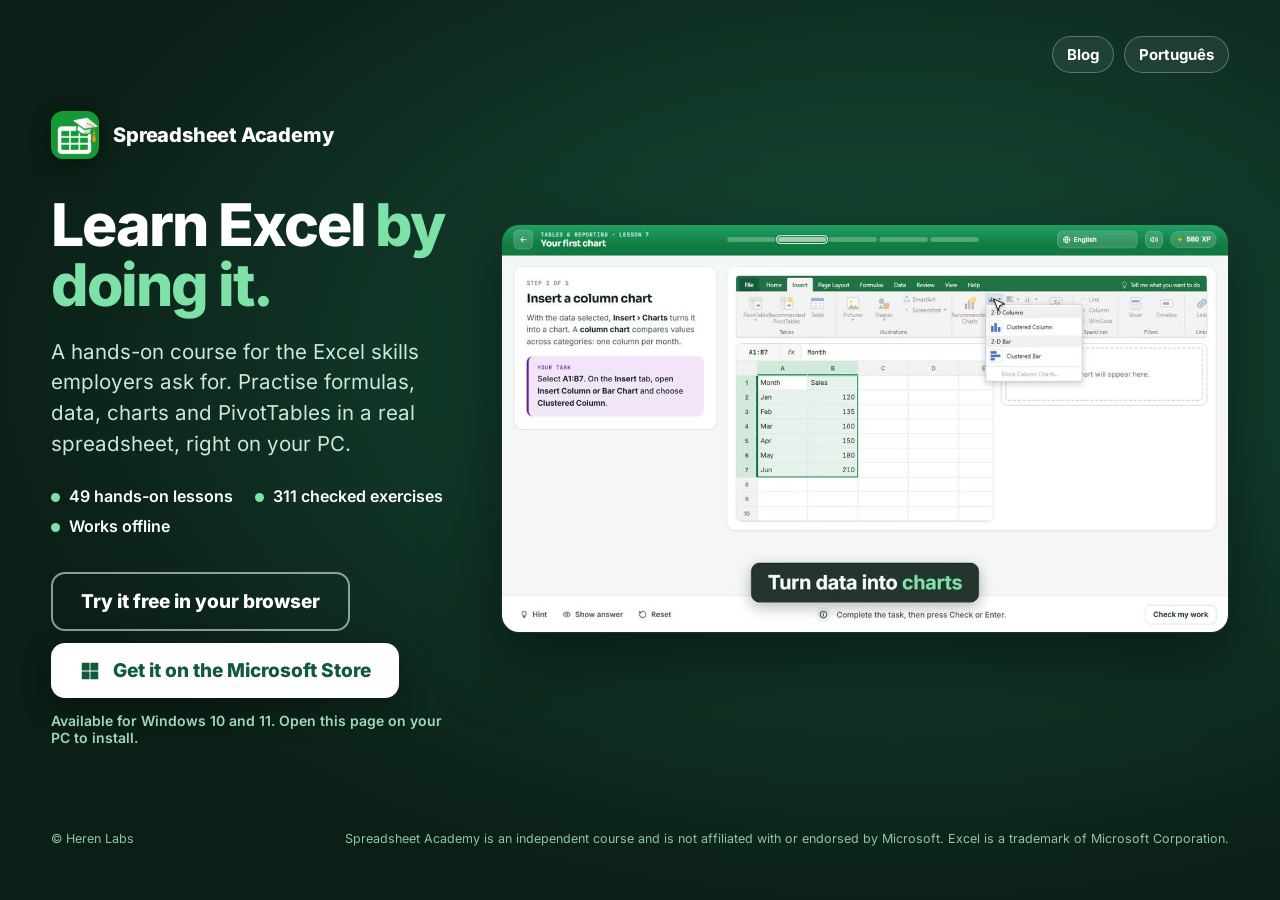
<file: index.html>
<!doctype html>
<html lang="en">
<head>
<meta charset="utf-8">
<script>(function(){try{var s=localStorage.getItem("sa-lang");var l=(navigator.languages&&navigator.languages[0])||navigator.language||"";if(!s&&/^pt/i.test(l)&&location.search.indexOf("nolang")<0)location.replace("pt/"+location.search+location.hash);}catch(e){}})();</script>
<!-- Google tag (GA4) -->
<script async src="https://www.googletagmanager.com/gtag/js?id=G-K9YZ1BSCE1"></script>
<script>
window.dataLayer = window.dataLayer || [];
function gtag(){dataLayer.push(arguments);}
gtag('js', new Date());
gtag('config', 'G-K9YZ1BSCE1');
</script>
<meta name="viewport" content="width=device-width, initial-scale=1">
<title>Spreadsheet Academy · Learn Excel by doing it</title>
<meta name="description" content="A hands-on Excel course for Windows: formulas, data, charts and PivotTables, practised in a real spreadsheet. 49 lessons, 311 checked exercises, works offline.">
<meta property="og:title" content="Spreadsheet Academy · Learn Excel by doing it">
<meta property="og:description" content="Hands-on Excel skills for work: formulas, data, charts and PivotTables. Get it on the Microsoft Store.">
<meta property="og:type" content="website">
<meta property="og:image" content="https://learnexcel.online/assets/poster.jpg">
<meta property="og:url" content="https://learnexcel.online/">
<meta name="twitter:card" content="summary_large_image">
<link rel="alternate" hreflang="en" href="https://learnexcel.online/">
<link rel="alternate" hreflang="pt-BR" href="https://learnexcel.online/pt/">
<link rel="alternate" hreflang="x-default" href="https://learnexcel.online/">
<link rel="canonical" href="https://learnexcel.online/">
<meta name="theme-color" content="#0f5a3a">
<link rel="icon" href="assets/logo.png">
<style>
@font-face { font-family: Inter; src: url(assets/Inter-latin-1.woff2) format('woff2'); font-weight: 100 900; font-display: swap; }
:root {
  --ink: #0e1f17; --muted: #cfe7da; --brand: #217346; --brand-d: #0f5a3a; --accent: #7ee2a8;
  --bg1: #17513a; --bg2: #0b1f16;
}
* { box-sizing: border-box; }
html, body { height: 100%; margin: 0; }
body { font-family: Inter, 'Segoe UI', system-ui, sans-serif; color: #fff; background: radial-gradient(ellipse at 70% 40%, var(--bg1), var(--bg2) 72%); -webkit-font-smoothing: antialiased; }
.screen { min-height: 100vh; min-height: 100dvh; display: grid; grid-template-rows: 1fr auto; padding: clamp(20px, 4vw, 56px); gap: 24px; }
.hero { display: grid; grid-template-columns: minmax(0, .82fr) minmax(0, 1.5fr); gap: clamp(24px, 4vw, 56px); align-items: center; max-width: 1560px; width: 100%; margin: 0 auto; }
.lang { display: flex; gap: 10px; position: absolute; top: clamp(18px, 3vw, 36px); right: clamp(20px, 4vw, 56px); font-size: 15px; font-weight: 700; z-index: 2; }
.lang a { color: #fff; text-decoration: none; padding: 8px 14px; border: 1px solid rgba(255,255,255,.28); border-radius: 999px; background: rgba(255,255,255,.07); }
.lang a:hover, .lang a:focus-visible { background: rgba(255,255,255,.16); outline: 2px solid var(--accent); }
.brand { display: flex; align-items: center; gap: 14px; font-weight: 800; font-size: 20px; letter-spacing: -.01em; margin-bottom: clamp(20px, 4vh, 44px); }
.brand img { width: 48px; height: 48px; border-radius: 12px; box-shadow: 0 6px 20px rgba(0, 0, 0, .35); }
h1 { margin: 0; font-size: clamp(36px, 4.6vw, 66px); line-height: 1.02; letter-spacing: -.035em; font-weight: 800; }
h1 em { font-style: normal; color: var(--accent); }
.lead { margin: clamp(16px, 2.4vh, 26px) 0 0; font-size: clamp(17px, 1.6vw, 21px); line-height: 1.5; color: var(--muted); max-width: 34em; }
.facts { display: flex; flex-wrap: wrap; gap: 10px 22px; margin: clamp(18px, 3vh, 30px) 0 0; padding: 0; list-style: none; font-weight: 600; font-size: 16px; }
.facts li::before { content: ''; display: inline-block; width: 9px; height: 9px; border-radius: 50%; background: var(--accent); margin-right: 9px; }
.cta { display: inline-flex; align-items: center; gap: 12px; margin-top: clamp(24px, 4vh, 40px); background: #fff; color: var(--brand-d); font-weight: 800; font-size: 19px; padding: 16px 28px; border-radius: 14px; text-decoration: none; box-shadow: 0 10px 30px rgba(0, 0, 0, .3); transition: transform .15s, box-shadow .15s; }
.cta:hover, .cta:focus-visible { transform: translateY(-2px); box-shadow: 0 14px 36px rgba(0, 0, 0, .38); outline: 3px solid var(--accent); outline-offset: 3px; }
.cta svg { width: 22px; height: 22px; }
.ctas { display: flex; flex-direction: column; align-items: flex-start; gap: 0; }
.cta-try { background: transparent; color: #fff; border: 2px solid rgba(255,255,255,.55); box-shadow: none; margin-bottom: 0; }
.cta-try:hover, .cta-try:focus-visible { background: rgba(255,255,255,.12); box-shadow: none; }
.ctas .cta + .cta { margin-top: 12px; }
.sub { margin: 14px 0 0; font-size: 14px; color: #9fd9b9; font-weight: 600; }
.media { position: relative; border-radius: 18px; overflow: hidden; box-shadow: 0 24px 70px rgba(0, 0, 0, .5); aspect-ratio: 16 / 9; background: #0b1f16; border: 1px solid rgba(255, 255, 255, .08); }
.media video { width: 100%; height: 100%; object-fit: cover; display: block; }
footer { max-width: 1560px; width: 100%; margin: 0 auto; font-size: 12.5px; color: #8fc4a8; line-height: 1.5; display: flex; flex-wrap: wrap; gap: 6px 24px; justify-content: space-between; }
footer a { color: inherit; }
@media (max-width: 860px) {
  .hero { padding-top: 52px; }
  .hero { grid-template-columns: 1fr; }
  .media { order: -1; }
  .brand { margin-bottom: 18px; }
  .cta { width: 100%; justify-content: center; }
}
@media (prefers-reduced-motion: reduce) { .cta { transition: none; } }
</style>
<script type="application/ld+json">{"@context":"https://schema.org","@type":"SoftwareApplication","name":"Spreadsheet Academy","applicationCategory":"EducationalApplication","operatingSystem":"Windows 10, Windows 11","description":"A hands-on course for Excel skills: formulas, data, charts and PivotTables, practised in a real spreadsheet. Works offline.","url":"https://learnexcel.online/","image":"https://learnexcel.online/assets/poster.jpg","publisher":{"@type":"Organization","name":"Heren Labs"}}</script>
</head>
<body>
<main class="screen">
  <div class="lang"><a href="blog/">Blog</a><a href="pt/" hreflang="pt-BR" lang="pt-BR" onclick="try{localStorage.setItem('sa-lang','pt')}catch(e){}">Português</a></div>
  <section class="hero">
    <div>
      <div class="brand"><img src="assets/logo.png" alt="" width="48" height="48"><span>Spreadsheet Academy</span></div>
      <h1>Learn Excel <em>by doing it.</em></h1>
      <p class="lead">A hands-on course for the Excel skills employers ask for. Practise formulas, data, charts and PivotTables in a real spreadsheet, right on your PC.</p>
      <ul class="facts"><li>49 hands-on lessons</li><li>311 checked exercises</li><li>Works offline</li></ul>
      <div class="ctas">
      <a class="cta cta-try" href="app/" onclick="try{localStorage.setItem('sa.lang.v1','en')}catch(e){}">Try it free in your browser</a>
      <a class="cta" id="store" href="#" rel="noopener">
        <svg viewBox="0 0 24 24" fill="currentColor" aria-hidden="true"><path d="M3 3h8.5v8.5H3zM12.5 3H21v8.5h-8.5zM3 12.5h8.5V21H3zM12.5 12.5H21V21h-8.5z"/></svg>
        <span>Get it on the Microsoft Store</span>
      </a>
      </div>
      <p class="sub" id="sub">For Windows 10 and 11</p>
    </div>
    <div class="media">
      <video autoplay muted loop playsinline preload="auto" poster="assets/poster.jpg" aria-label="A short tour of Spreadsheet Academy">
        <source src="assets/promo.mp4" type="video/mp4">
      </video>
    </div>
  </section>
  <footer>
    <span>&copy; Heren Labs</span>
    <span>Spreadsheet Academy is an independent course and is not affiliated with or endorsed by Microsoft. Excel is a trademark of Microsoft Corporation.</span>
  </footer>
</main>
<script>
/* Package Family Name of the app (identity in the MSIX manifest). On Windows it opens the Store listing without needing the Store ID.
   Verify it against Partner Center > Product identity > Package family name. */
var PFN = 'HerenLabs.SpreadsheetAcademyLearnXLSXSkills_4rr9weehh6kfm';
/* The 12-character Store ID of the app (for example 9NABCDEF1234) is only needed for the web link used on non-Windows devices. */
var STORE_ID = '__STORE_ID__';
var link = document.getElementById('store'), sub = document.getElementById('sub');
/* count clicks on the Store button in Google Analytics */
link.addEventListener('click', function () { if (window.gtag) gtag('event', 'store_click', { transport_type: 'beacon' }); });
var hasId = /^9[A-Z0-9]{11}$/i.test(STORE_ID), isWin = /Windows NT 1[01]/.test(navigator.userAgent);
var web = 'https://apps.microsoft.com/detail/' + STORE_ID + '?hl=en-us&gl=US&cid=website';
var store = 'ms-windows-store://pdp/?PFN=' + PFN;
if (isWin) { link.href = store; }
else if (hasId) { link.href = web; sub.textContent = 'Available for Windows 10 and 11. Open the link on your PC to install.'; }
else { link.href = '#'; sub.textContent = 'Available for Windows 10 and 11. Open this page on your PC to install.'; link.addEventListener('click', function (e) { e.preventDefault(); }); }
</script>
</body>
</html>
</file>
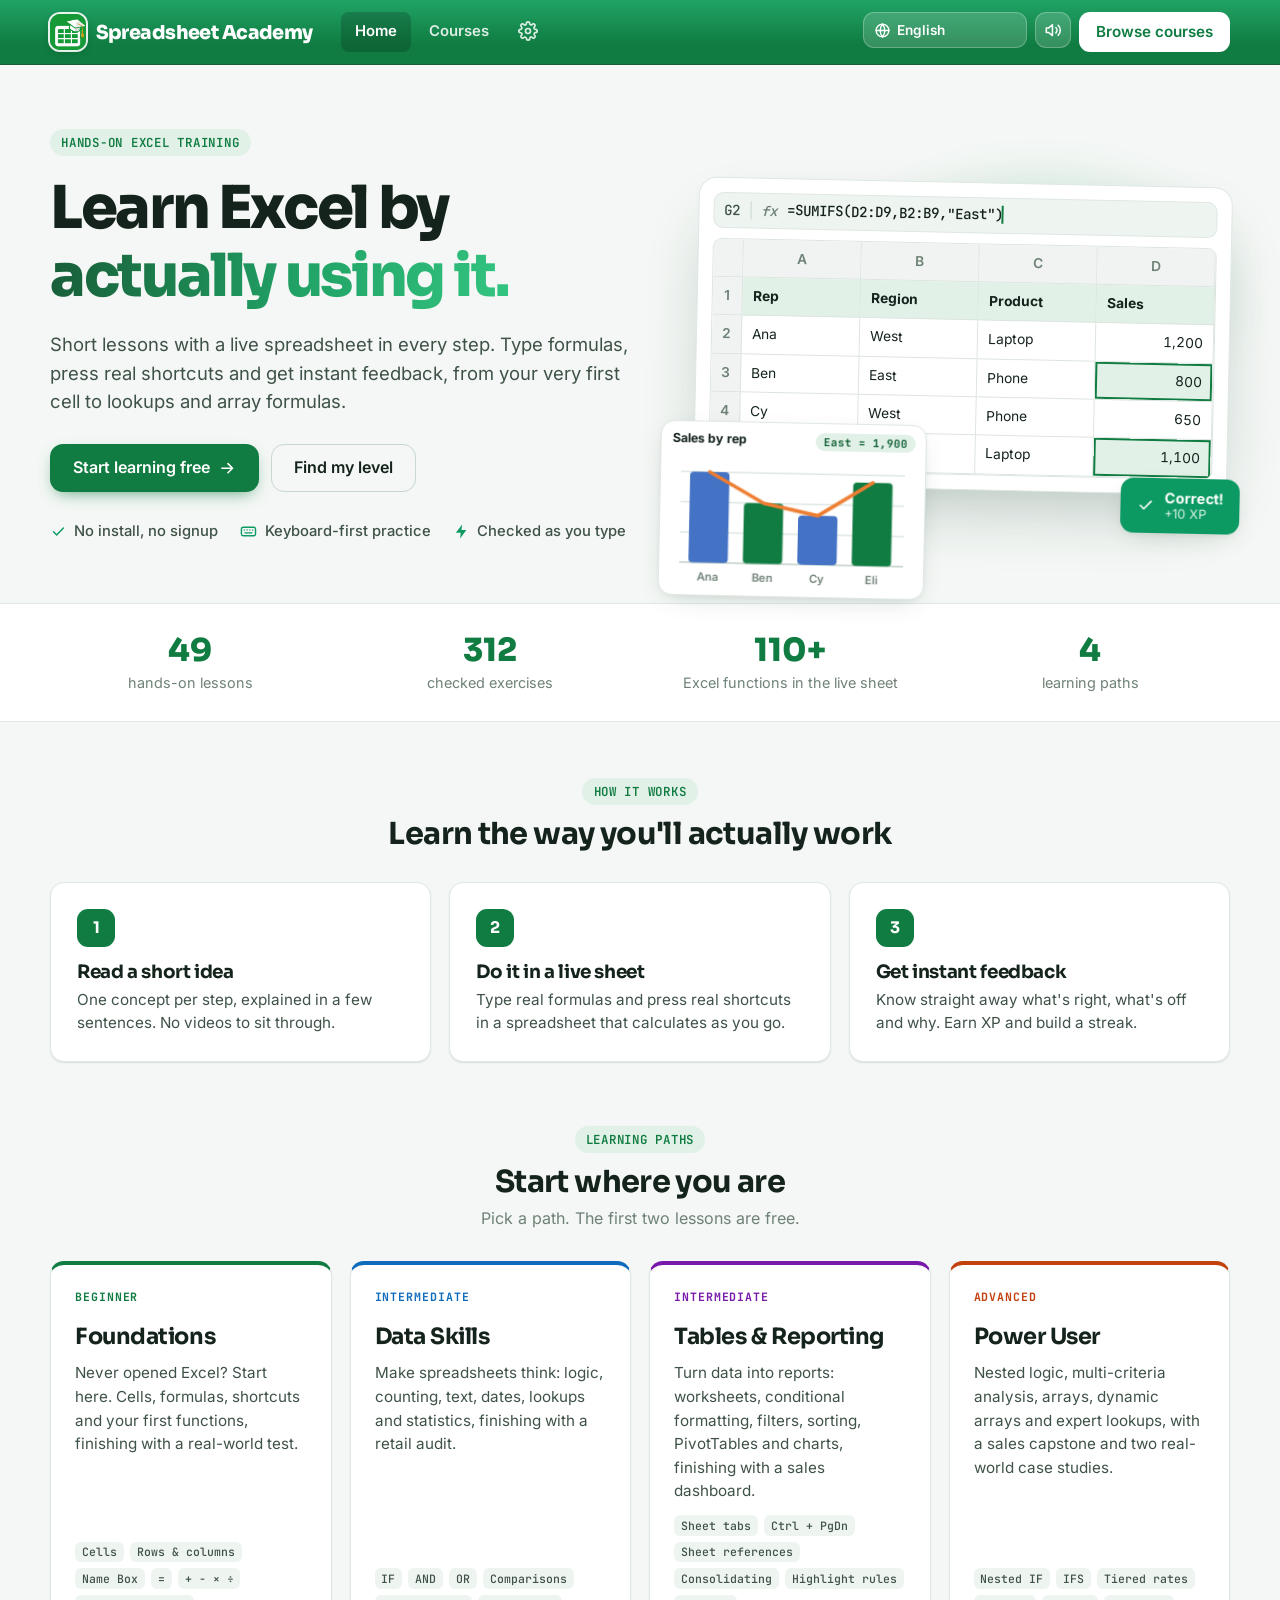
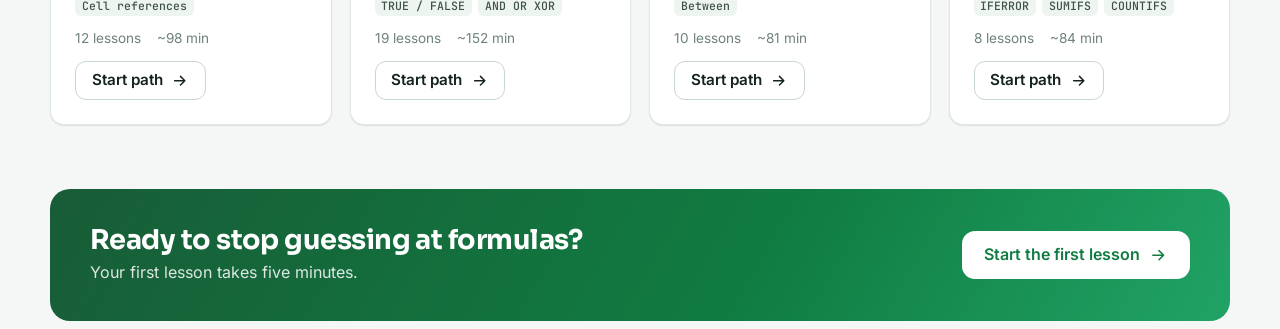
<file: app/index.html>
<!doctype html>
<html lang="en">
<head>
  <meta charset="utf-8">
  <meta name="viewport" content="width=device-width, initial-scale=1">
  <title>Try Excel lessons free in your browser · Spreadsheet Academy</title>
  <meta name="description" content="Hands-on Excel lessons with a live spreadsheet in every step. From your first cell to lookups and array formulas.">
  <meta name="color-scheme" content="light">
  <script>try{if(localStorage.getItem('sa.theme.v1')==='dark')document.documentElement.setAttribute('data-theme','dark')}catch(e){}</script>
  <link rel="icon" type="image/png" href="assets/logo-128.png">
  <link rel="stylesheet" href="css/fonts.css">
  <link rel="stylesheet" href="css/styles.css">
</head>
<body>
  <div id="app"></div>
  <noscript><p style="padding:40px;font:16px system-ui">Spreadsheet Academy needs JavaScript to run the interactive spreadsheet lessons.</p></noscript>
  <script>window.__WEB__ = true;</script>
  <script async src="https://www.googletagmanager.com/gtag/js?id=G-K9YZ1BSCE1"></script>
  <script>window.dataLayer = window.dataLayer || []; function gtag() { dataLayer.push(arguments); } gtag('js', new Date()); gtag('config', 'G-K9YZ1BSCE1');
    addEventListener('hashchange', function () { var m = /^#\/lesson\/([\w-]+)(?:\/(\d+))?/.exec(location.hash); if (m) gtag('event', 'demo_lesson', { lesson: m[1], step: m[2] || '1' }); });</script>
  <script src="js/sound.js"></script>
  <script src="js/i18n.js"></script>
  <script src="js/engine.js"></script>
  <script src="js/grid.js"></script>
  <script src="js/tools.js"></script>
  <script src="js/charts.js"></script>
  <script src="js/ribbon.js"></script>
  <script src="js/lessons.js"></script>
  <script src="js/catalog-web.js"></script>
  <script src="js/l10n-pt-web.js"></script>
  <script src="js/l10n-es-web.js"></script>
  <script src="js/l10n-ribbon.js"></script>
  <script src="js/l10n-fn.js"></script>
  <script src="js/l10n-glossary.js"></script>
  <script src="js/l10n-skip.js"></script>
  <script src="js/entitlement.js"></script>
  <script src="js/app.js"></script>
  <script src="js/app.js"></script>
</body>
</html>
</file>
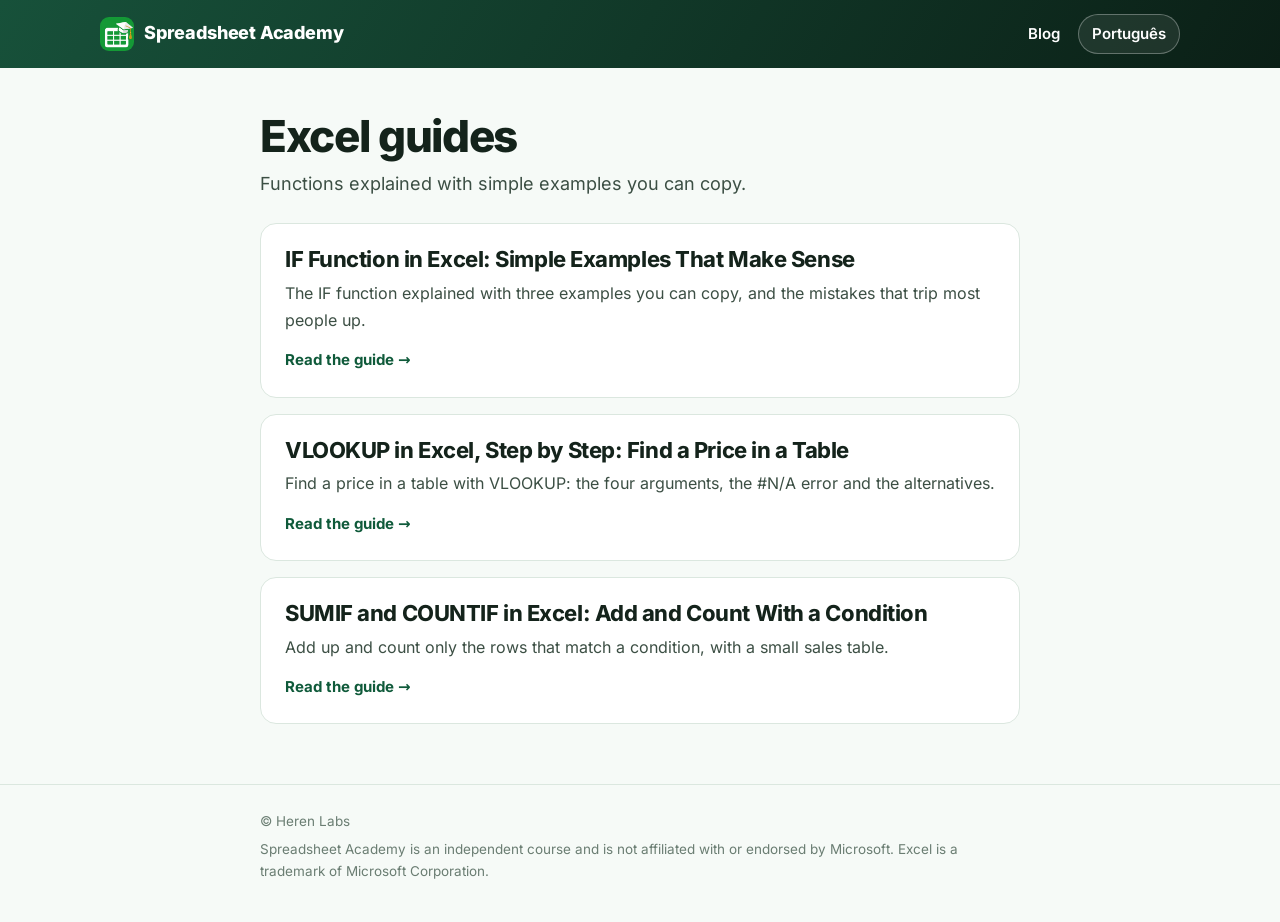
<file: blog/index.html>
<!doctype html>
<html lang="en">
<head>
<meta charset="utf-8">
<meta name="viewport" content="width=device-width, initial-scale=1">
<script async src="https://www.googletagmanager.com/gtag/js?id=G-K9YZ1BSCE1"></script>
<script>window.dataLayer=window.dataLayer||[];function gtag(){dataLayer.push(arguments);}gtag('js',new Date());gtag('config','G-K9YZ1BSCE1');</script>
<title>Excel Blog · Spreadsheet Academy</title>
<meta name="description" content="Practical Excel guides: functions explained with simple examples you can copy. By Spreadsheet Academy.">
<link rel="canonical" href="https://learnexcel.online/blog/">
<link rel="alternate" hreflang="en" href="https://learnexcel.online/blog/">
<link rel="alternate" hreflang="pt-BR" href="https://learnexcel.online/pt/blog/">
<link rel="alternate" hreflang="x-default" href="https://learnexcel.online/blog/">
<meta property="og:title" content="Excel Blog · Spreadsheet Academy">
<meta property="og:description" content="Practical Excel guides: functions explained with simple examples you can copy. By Spreadsheet Academy.">
<meta property="og:type" content="website">
<meta property="og:url" content="https://learnexcel.online/blog/">
<meta property="og:locale" content="en_US">
<meta property="og:image" content="https://learnexcel.online/assets/poster.jpg">
<meta name="twitter:card" content="summary_large_image">
<meta name="theme-color" content="#0f5a3a">
<link rel="icon" href="/assets/logo.png">
<link rel="stylesheet" href="/assets/blog.css">

</head>
<body>
<header class="bar"><div class="wrap bar-in">
  <a class="brand" href="/"><img src="/assets/logo.png" alt="" width="34" height="34"><span>Spreadsheet Academy</span></a>
  <nav><a href="/blog/">Blog</a><a class="pill" href="/pt/blog/" hreflang="pt-BR" lang="pt-BR" title="Read this guide in Portuguese">Português</a></nav>
</div></header>
<main class="wrap idx">
  <h1>Excel guides</h1><p class="sub">Functions explained with simple examples you can copy.</p>
  <div class="cards"><a class="card" href="/blog/excel-if-function/"><h2>IF Function in Excel: Simple Examples That Make Sense</h2><p>The IF function explained with three examples you can copy, and the mistakes that trip most people up.</p><span class="go">Read the guide &rarr;</span></a><a class="card" href="/blog/excel-vlookup-step-by-step/"><h2>VLOOKUP in Excel, Step by Step: Find a Price in a Table</h2><p>Find a price in a table with VLOOKUP: the four arguments, the #N/A error and the alternatives.</p><span class="go">Read the guide &rarr;</span></a><a class="card" href="/blog/excel-sumif-countif/"><h2>SUMIF and COUNTIF in Excel: Add and Count With a Condition</h2><p>Add up and count only the rows that match a condition, with a small sales table.</p><span class="go">Read the guide &rarr;</span></a></div>
</main>
<footer class="foot"><div class="wrap"><span>&copy; Heren Labs</span><span>Spreadsheet Academy is an independent course and is not affiliated with or endorsed by Microsoft. Excel is a trademark of Microsoft Corporation.</span></div></footer>
<script src="/assets/store.js"></script>
</body>
</html>
</file>
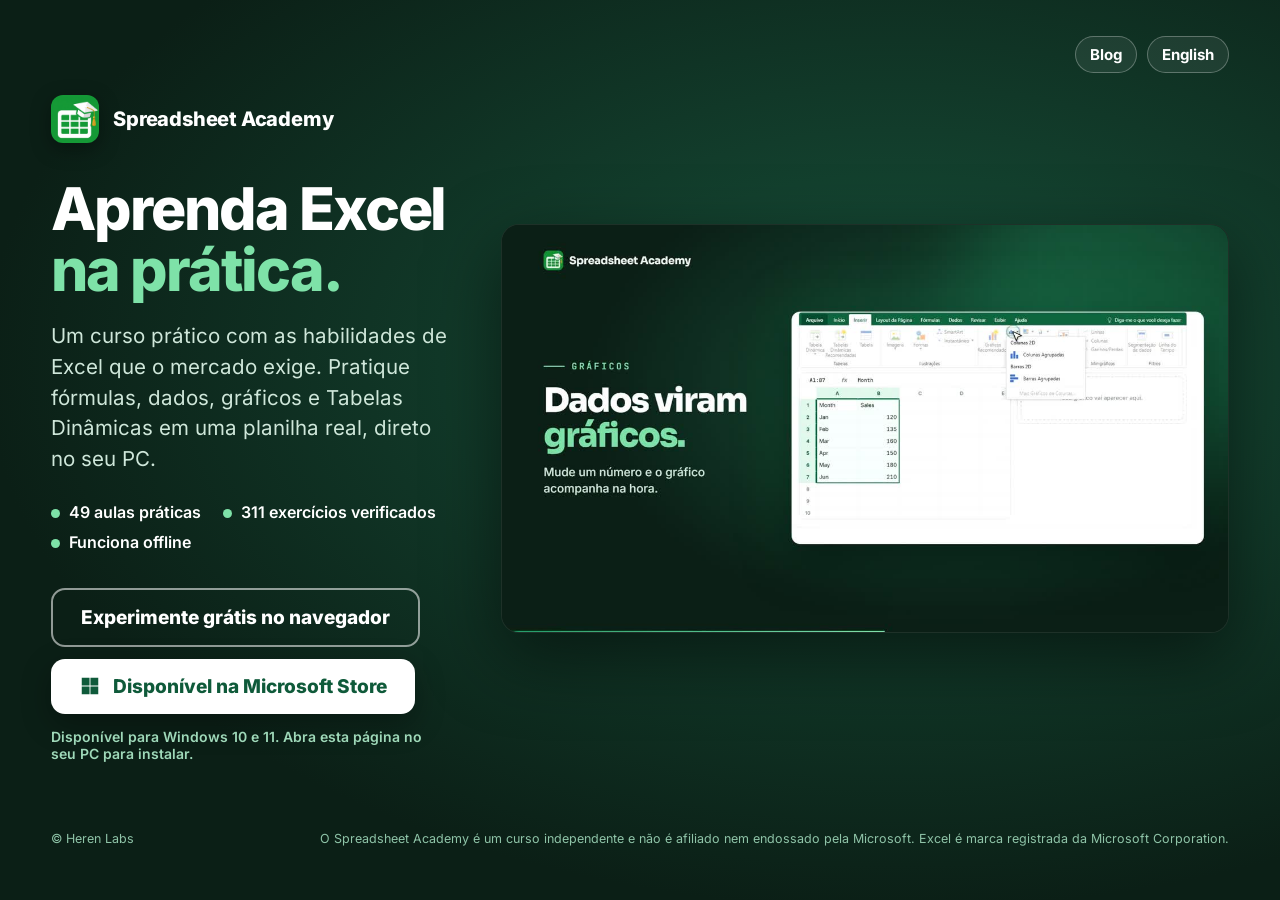
<file: pt/index.html>
<!doctype html>
<html lang="pt-BR">
<head>
<meta charset="utf-8">
<!-- Google tag (GA4) -->
<script async src="https://www.googletagmanager.com/gtag/js?id=G-K9YZ1BSCE1"></script>
<script>
window.dataLayer = window.dataLayer || [];
function gtag(){dataLayer.push(arguments);}
gtag('js', new Date());
gtag('config', 'G-K9YZ1BSCE1');
</script>
<meta name="viewport" content="width=device-width, initial-scale=1">
<title>Spreadsheet Academy · Aprenda Excel na prática</title>
<meta name="description" content="Curso prático de Excel para Windows: fórmulas, dados, gráficos e Tabelas Dinâmicas, praticados em uma planilha real. 49 aulas, 311 exercícios verificados, funciona offline.">
<meta property="og:title" content="Spreadsheet Academy · Aprenda Excel na prática">
<meta property="og:locale" content="pt_BR">
<meta property="og:description" content="Habilidades de Excel para o trabalho: fórmulas, dados, gráficos e Tabelas Dinâmicas. Disponível na Microsoft Store.">
<meta property="og:type" content="website">
<meta property="og:image" content="https://learnexcel.online/assets/poster-pt.jpg">
<meta property="og:url" content="https://learnexcel.online/pt/">
<meta name="twitter:card" content="summary_large_image">
<link rel="alternate" hreflang="en" href="https://learnexcel.online/">
<link rel="alternate" hreflang="pt-BR" href="https://learnexcel.online/pt/">
<link rel="alternate" hreflang="x-default" href="https://learnexcel.online/">
<link rel="canonical" href="https://learnexcel.online/pt/">
<meta name="theme-color" content="#0f5a3a">
<link rel="icon" href="../assets/logo.png">
<style>
@font-face { font-family: Inter; src: url(../assets/Inter-latin-1.woff2) format('woff2'); font-weight: 100 900; font-display: swap; }
:root {
  --ink: #0e1f17; --muted: #cfe7da; --brand: #217346; --brand-d: #0f5a3a; --accent: #7ee2a8;
  --bg1: #17513a; --bg2: #0b1f16;
}
* { box-sizing: border-box; }
html, body { height: 100%; margin: 0; }
body { font-family: Inter, 'Segoe UI', system-ui, sans-serif; color: #fff; background: radial-gradient(ellipse at 70% 40%, var(--bg1), var(--bg2) 72%); -webkit-font-smoothing: antialiased; }
.screen { min-height: 100vh; min-height: 100dvh; display: grid; grid-template-rows: 1fr auto; padding: clamp(20px, 4vw, 56px); gap: 24px; }
.hero { display: grid; grid-template-columns: minmax(0, .82fr) minmax(0, 1.5fr); gap: clamp(24px, 4vw, 56px); align-items: center; max-width: 1560px; width: 100%; margin: 0 auto; }
.lang { display: flex; gap: 10px; position: absolute; top: clamp(18px, 3vw, 36px); right: clamp(20px, 4vw, 56px); font-size: 15px; font-weight: 700; z-index: 2; }
.lang a { color: #fff; text-decoration: none; padding: 8px 14px; border: 1px solid rgba(255,255,255,.28); border-radius: 999px; background: rgba(255,255,255,.07); }
.lang a:hover, .lang a:focus-visible { background: rgba(255,255,255,.16); outline: 2px solid var(--accent); }
.brand { display: flex; align-items: center; gap: 14px; font-weight: 800; font-size: 20px; letter-spacing: -.01em; margin-bottom: clamp(20px, 4vh, 44px); }
.brand img { width: 48px; height: 48px; border-radius: 12px; box-shadow: 0 6px 20px rgba(0, 0, 0, .35); }
h1 { margin: 0; font-size: clamp(36px, 4.6vw, 66px); line-height: 1.02; letter-spacing: -.035em; font-weight: 800; }
h1 em { font-style: normal; color: var(--accent); }
.lead { margin: clamp(16px, 2.4vh, 26px) 0 0; font-size: clamp(17px, 1.6vw, 21px); line-height: 1.5; color: var(--muted); max-width: 34em; }
.facts { display: flex; flex-wrap: wrap; gap: 10px 22px; margin: clamp(18px, 3vh, 30px) 0 0; padding: 0; list-style: none; font-weight: 600; font-size: 16px; }
.facts li::before { content: ''; display: inline-block; width: 9px; height: 9px; border-radius: 50%; background: var(--accent); margin-right: 9px; }
.cta { display: inline-flex; align-items: center; gap: 12px; margin-top: clamp(24px, 4vh, 40px); background: #fff; color: var(--brand-d); font-weight: 800; font-size: 19px; padding: 16px 28px; border-radius: 14px; text-decoration: none; box-shadow: 0 10px 30px rgba(0, 0, 0, .3); transition: transform .15s, box-shadow .15s; }
.cta:hover, .cta:focus-visible { transform: translateY(-2px); box-shadow: 0 14px 36px rgba(0, 0, 0, .38); outline: 3px solid var(--accent); outline-offset: 3px; }
.cta svg { width: 22px; height: 22px; }
.ctas { display: flex; flex-direction: column; align-items: flex-start; gap: 0; }
.cta-try { background: transparent; color: #fff; border: 2px solid rgba(255,255,255,.55); box-shadow: none; margin-bottom: 0; }
.cta-try:hover, .cta-try:focus-visible { background: rgba(255,255,255,.12); box-shadow: none; }
.ctas .cta + .cta { margin-top: 12px; }
.sub { margin: 14px 0 0; font-size: 14px; color: #9fd9b9; font-weight: 600; }
.media { position: relative; border-radius: 18px; overflow: hidden; box-shadow: 0 24px 70px rgba(0, 0, 0, .5); aspect-ratio: 16 / 9; background: #0b1f16; border: 1px solid rgba(255, 255, 255, .08); }
.media video { width: 100%; height: 100%; object-fit: cover; display: block; }
footer { max-width: 1560px; width: 100%; margin: 0 auto; font-size: 12.5px; color: #8fc4a8; line-height: 1.5; display: flex; flex-wrap: wrap; gap: 6px 24px; justify-content: space-between; }
footer a { color: inherit; }
@media (max-width: 860px) {
  .hero { padding-top: 52px; }
  .hero { grid-template-columns: 1fr; }
  .media { order: -1; }
  .brand { margin-bottom: 18px; }
  .cta { width: 100%; justify-content: center; }
}
@media (prefers-reduced-motion: reduce) { .cta { transition: none; } }
</style>
<script type="application/ld+json">{"@context":"https://schema.org","@type":"SoftwareApplication","name":"Spreadsheet Academy","applicationCategory":"EducationalApplication","operatingSystem":"Windows 10, Windows 11","description":"Curso prático de habilidades de Excel: fórmulas, dados, gráficos e Tabelas Dinâmicas, praticados em uma planilha real. Funciona offline.","url":"https://learnexcel.online/pt/","inLanguage":"pt-BR","image":"https://learnexcel.online/assets/poster-pt.jpg","publisher":{"@type":"Organization","name":"Heren Labs"}}</script>
</head>
<body>
<main class="screen">
  <div class="lang"><a href="blog/">Blog</a><a href="../" hreflang="en" lang="en" onclick="try{localStorage.setItem('sa-lang','en')}catch(e){}">English</a></div>
  <section class="hero">
    <div>
      <div class="brand"><img src="../assets/logo.png" alt="" width="48" height="48"><span>Spreadsheet Academy</span></div>
      <h1>Aprenda Excel <em>na prática.</em></h1>
      <p class="lead">Um curso prático com as habilidades de Excel que o mercado exige. Pratique fórmulas, dados, gráficos e Tabelas Dinâmicas em uma planilha real, direto no seu PC.</p>
      <ul class="facts"><li>49 aulas práticas</li><li>311 exercícios verificados</li><li>Funciona offline</li></ul>
      <div class="ctas">
      <a class="cta cta-try" href="../app/" onclick="try{localStorage.setItem('sa.lang.v1','pt')}catch(e){}">Experimente grátis no navegador</a>
      <a class="cta" id="store" href="#" rel="noopener">
        <svg viewBox="0 0 24 24" fill="currentColor" aria-hidden="true"><path d="M3 3h8.5v8.5H3zM12.5 3H21v8.5h-8.5zM3 12.5h8.5V21H3zM12.5 12.5H21V21h-8.5z"/></svg>
        <span>Disponível na Microsoft Store</span>
      </a>
      </div>
      <p class="sub" id="sub">Para Windows 10 e 11</p>
    </div>
    <div class="media">
      <video autoplay muted loop playsinline preload="auto" poster="../assets/poster-pt.jpg" aria-label="Um tour rápido pelo Spreadsheet Academy">
        <source src="../assets/promo-pt.mp4" type="video/mp4">
      </video>
    </div>
  </section>
  <footer>
    <span>&copy; Heren Labs</span>
    <span>O Spreadsheet Academy é um curso independente e não é afiliado nem endossado pela Microsoft. Excel é marca registrada da Microsoft Corporation.</span>
  </footer>
</main>
<script>
/* Package Family Name of the app (identity in the MSIX manifest). On Windows it opens the Store listing without needing the Store ID.
   Verify it against Partner Center > Product identity > Package family name. */
var PFN = 'HerenLabs.SpreadsheetAcademyLearnXLSXSkills_4rr9weehh6kfm';
/* The 12-character Store ID of the app (for example 9NABCDEF1234) is only needed for the web link used on non-Windows devices. */
var STORE_ID = '__STORE_ID__';
var link = document.getElementById('store'), sub = document.getElementById('sub');
/* count clicks on the Store button in Google Analytics */
link.addEventListener('click', function () { if (window.gtag) gtag('event', 'store_click', { transport_type: 'beacon' }); });
var hasId = /^9[A-Z0-9]{11}$/i.test(STORE_ID), isWin = /Windows NT 1[01]/.test(navigator.userAgent);
var web = 'https://apps.microsoft.com/detail/' + STORE_ID + '?hl=pt-br&gl=BR&cid=website';
var store = 'ms-windows-store://pdp/?PFN=' + PFN;
if (isWin) { link.href = store; }
else if (hasId) { link.href = web; sub.textContent = 'Disponível para Windows 10 e 11. Abra o link no seu PC para instalar.'; }
else { link.href = '#'; sub.textContent = 'Disponível para Windows 10 e 11. Abra esta página no seu PC para instalar.'; link.addEventListener('click', function (e) { e.preventDefault(); }); }
</script>
</body>
</html>
</file>
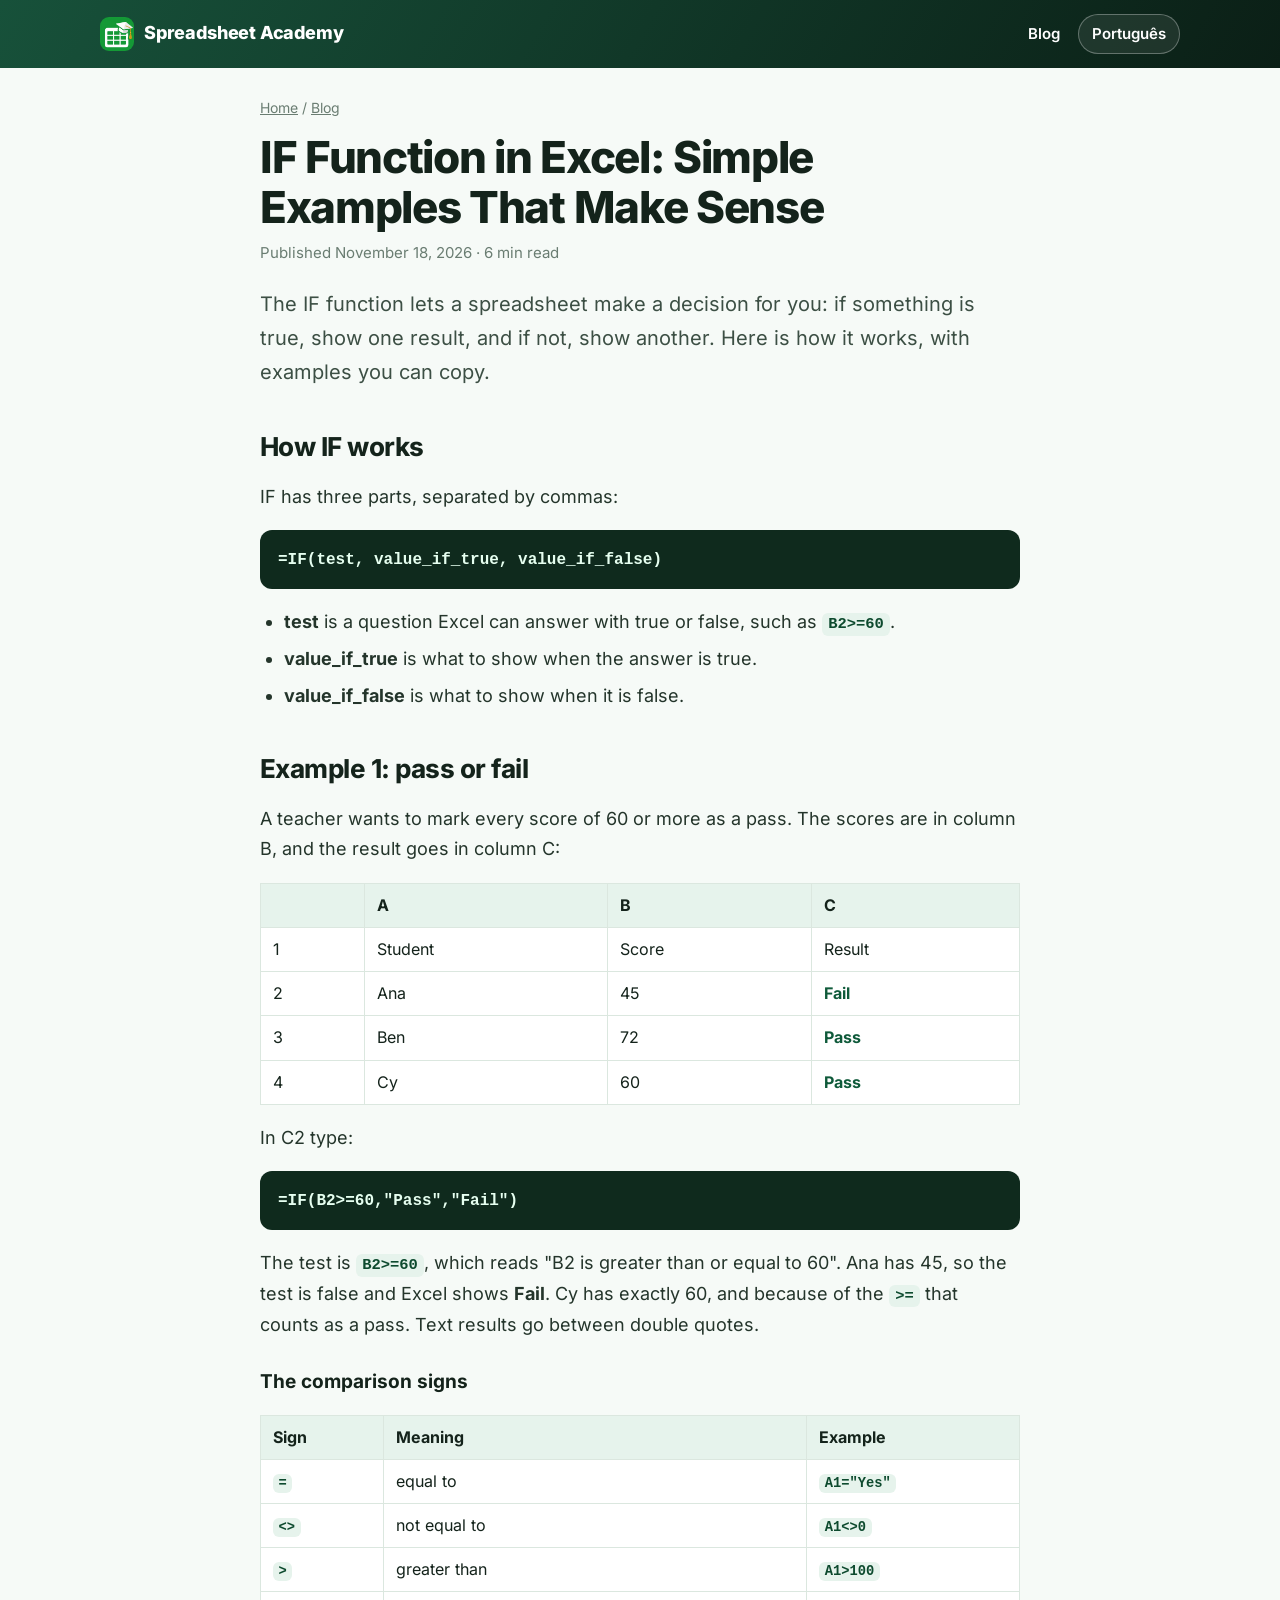
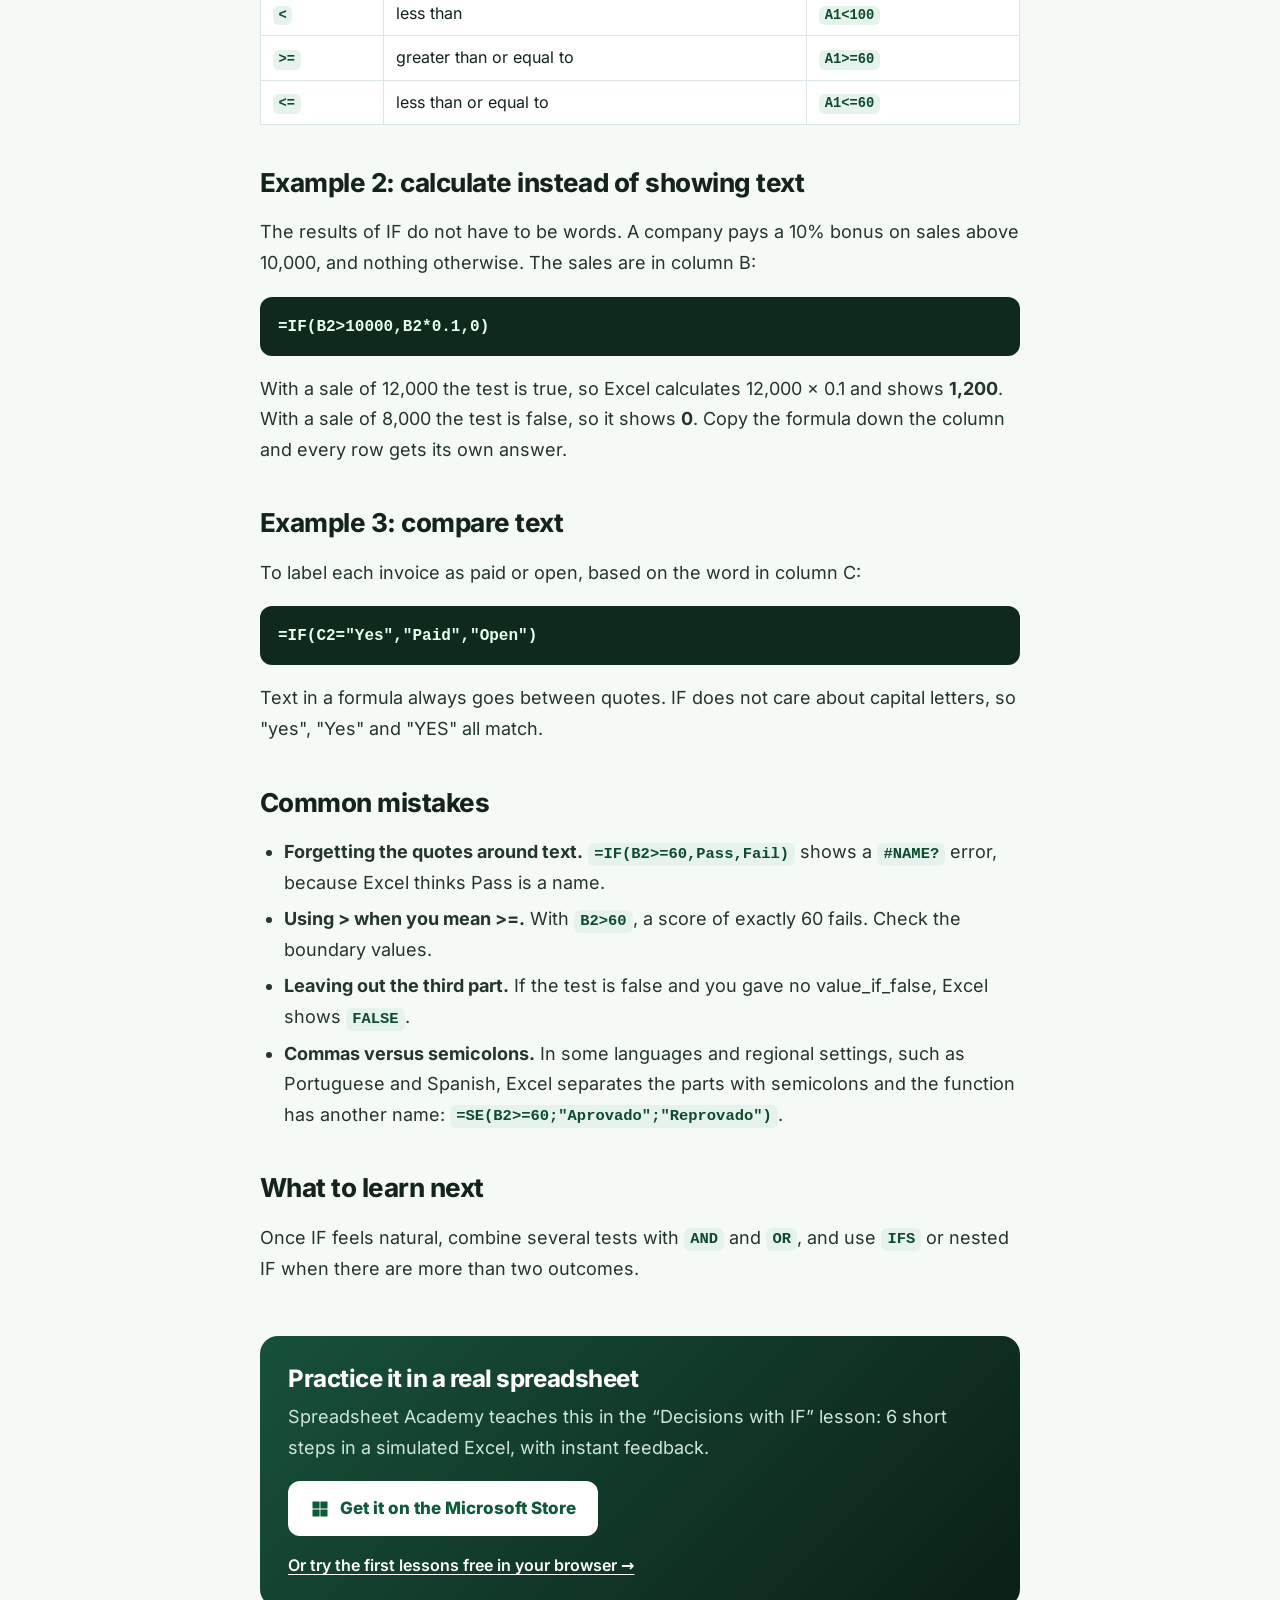
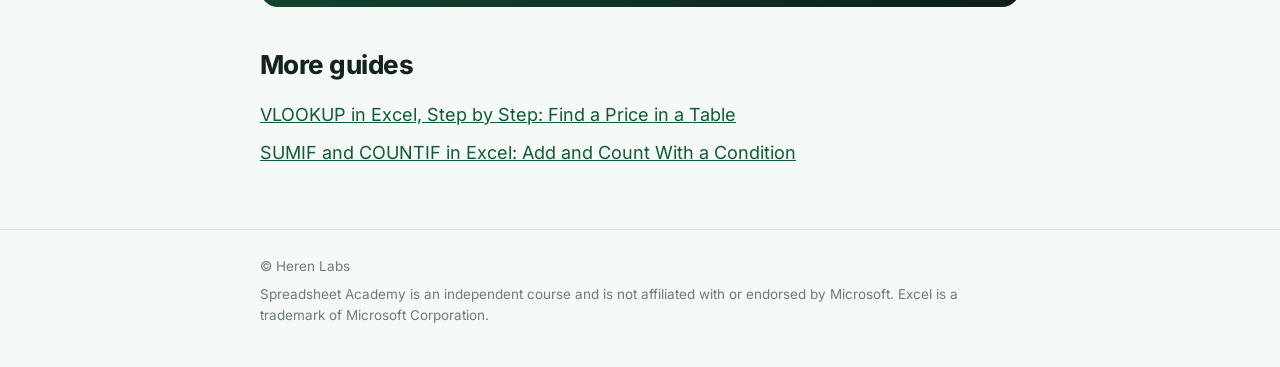
<file: blog/excel-if-function/index.html>
<!doctype html>
<html lang="en">
<head>
<meta charset="utf-8">
<meta name="viewport" content="width=device-width, initial-scale=1">
<script async src="https://www.googletagmanager.com/gtag/js?id=G-K9YZ1BSCE1"></script>
<script>window.dataLayer=window.dataLayer||[];function gtag(){dataLayer.push(arguments);}gtag('js',new Date());gtag('config','G-K9YZ1BSCE1');</script>
<title>IF Function in Excel: Simple Examples That Make Sense · Spreadsheet Academy</title>
<meta name="description" content="Learn the Excel IF function with simple examples: pass or fail, a bonus calculation and text checks. Includes the common mistakes and how to fix them.">
<link rel="canonical" href="https://learnexcel.online/blog/excel-if-function/">
<link rel="alternate" hreflang="en" href="https://learnexcel.online/blog/excel-if-function/">
<link rel="alternate" hreflang="pt-BR" href="https://learnexcel.online/pt/blog/funcao-se-excel/">
<link rel="alternate" hreflang="x-default" href="https://learnexcel.online/blog/excel-if-function/">
<meta property="og:title" content="IF Function in Excel: Simple Examples That Make Sense · Spreadsheet Academy">
<meta property="og:description" content="Learn the Excel IF function with simple examples: pass or fail, a bonus calculation and text checks. Includes the common mistakes and how to fix them.">
<meta property="og:type" content="article">
<meta property="og:url" content="https://learnexcel.online/blog/excel-if-function/">
<meta property="og:locale" content="en_US">
<meta property="og:image" content="https://learnexcel.online/assets/poster.jpg">
<meta name="twitter:card" content="summary_large_image">
<meta name="theme-color" content="#0f5a3a">
<link rel="icon" href="/assets/logo.png">
<link rel="stylesheet" href="/assets/blog.css">
<script type="application/ld+json">{"@context":"https://schema.org","@type":"Article","headline":"IF Function in Excel: Simple Examples That Make Sense","description":"Learn the Excel IF function with simple examples: pass or fail, a bonus calculation and text checks. Includes the common mistakes and how to fix them.","inLanguage":"en","datePublished":"2026-11-18","dateModified":"2026-11-18","mainEntityOfPage":"https://learnexcel.online/blog/excel-if-function/","image":"https://learnexcel.online/assets/poster.jpg","author":{"@type":"Organization","name":"Heren Labs"},"publisher":{"@type":"Organization","name":"Heren Labs","logo":{"@type":"ImageObject","url":"https://learnexcel.online/assets/logo.png"}}}</script>
<script type="application/ld+json">{"@context":"https://schema.org","@type":"BreadcrumbList","itemListElement":[{"@type":"ListItem","position":1,"name":"Spreadsheet Academy","item":"https://learnexcel.online/"},{"@type":"ListItem","position":2,"name":"Blog","item":"https://learnexcel.online/blog/"},{"@type":"ListItem","position":3,"name":"IF Function in Excel: Simple Examples That Make Sense","item":"https://learnexcel.online/blog/excel-if-function/"}]}</script>
</head>
<body>
<header class="bar"><div class="wrap bar-in">
  <a class="brand" href="/"><img src="/assets/logo.png" alt="" width="34" height="34"><span>Spreadsheet Academy</span></a>
  <nav><a href="/blog/">Blog</a><a class="pill" href="/pt/blog/funcao-se-excel/" hreflang="pt-BR" lang="pt-BR" title="Read this guide in Portuguese">Português</a></nav>
</div></header>
<main class="wrap art">
  <nav class="crumbs" aria-label="Breadcrumb"><a href="/">Home</a> / <a href="/blog/">Blog</a></nav>
  <article>
    <h1>IF Function in Excel: Simple Examples That Make Sense</h1>
    <p class="meta">Published November 18, 2026 · 6 min read</p>
    <p class="lead">The IF function lets a spreadsheet make a decision for you: if something is true, show one result, and if not, show another. Here is how it works, with examples you can copy.</p>
<h2>How IF works</h2>
<p>IF has three parts, separated by commas:</p>
<pre><code>=IF(test, value_if_true, value_if_false)</code></pre>
<ul><li><b>test</b> is a question Excel can answer with true or false, such as <code>B2&gt;=60</code>.</li><li><b>value_if_true</b> is what to show when the answer is true.</li><li><b>value_if_false</b> is what to show when it is false.</li></ul>
<h2>Example 1: pass or fail</h2>
<p>A teacher wants to mark every score of 60 or more as a pass. The scores are in column B, and the result goes in column C:</p>
<div class="tw"><table><thead><tr><th></th><th>A</th><th>B</th><th>C</th></tr></thead><tbody><tr><td>1</td><td>Student</td><td>Score</td><td>Result</td></tr><tr><td>2</td><td>Ana</td><td>45</td><td><b>Fail</b></td></tr><tr><td>3</td><td>Ben</td><td>72</td><td><b>Pass</b></td></tr><tr><td>4</td><td>Cy</td><td>60</td><td><b>Pass</b></td></tr></tbody></table></div>
<p>In C2 type:</p>
<pre><code>=IF(B2&gt;=60,"Pass","Fail")</code></pre>
<p>The test is <code>B2&gt;=60</code>, which reads "B2 is greater than or equal to 60". Ana has 45, so the test is false and Excel shows <b>Fail</b>. Cy has exactly 60, and because of the <code>&gt;=</code> that counts as a pass. Text results go between double quotes.</p>
<h3>The comparison signs</h3>
<div class="tw"><table><thead><tr><th>Sign</th><th>Meaning</th><th>Example</th></tr></thead><tbody><tr><td><code>=</code></td><td>equal to</td><td><code>A1="Yes"</code></td></tr><tr><td><code>&lt;&gt;</code></td><td>not equal to</td><td><code>A1&lt;&gt;0</code></td></tr><tr><td><code>&gt;</code></td><td>greater than</td><td><code>A1&gt;100</code></td></tr><tr><td><code>&lt;</code></td><td>less than</td><td><code>A1&lt;100</code></td></tr><tr><td><code>&gt;=</code></td><td>greater than or equal to</td><td><code>A1&gt;=60</code></td></tr><tr><td><code>&lt;=</code></td><td>less than or equal to</td><td><code>A1&lt;=60</code></td></tr></tbody></table></div>
<h2>Example 2: calculate instead of showing text</h2>
<p>The results of IF do not have to be words. A company pays a 10% bonus on sales above 10,000, and nothing otherwise. The sales are in column B:</p>
<pre><code>=IF(B2&gt;10000,B2*0.1,0)</code></pre>
<p>With a sale of 12,000 the test is true, so Excel calculates 12,000 × 0.1 and shows <b>1,200</b>. With a sale of 8,000 the test is false, so it shows <b>0</b>. Copy the formula down the column and every row gets its own answer.</p>
<h2>Example 3: compare text</h2>
<p>To label each invoice as paid or open, based on the word in column C:</p>
<pre><code>=IF(C2="Yes","Paid","Open")</code></pre>
<p>Text in a formula always goes between quotes. IF does not care about capital letters, so "yes", "Yes" and "YES" all match.</p>
<h2>Common mistakes</h2>
<ul>
<li><b>Forgetting the quotes around text.</b> <code>=IF(B2&gt;=60,Pass,Fail)</code> shows a <code>#NAME?</code> error, because Excel thinks Pass is a name.</li>
<li><b>Using &gt; when you mean &gt;=.</b> With <code>B2&gt;60</code>, a score of exactly 60 fails. Check the boundary values.</li>
<li><b>Leaving out the third part.</b> If the test is false and you gave no value_if_false, Excel shows <code>FALSE</code>.</li>
<li><b>Commas versus semicolons.</b> In some languages and regional settings, such as Portuguese and Spanish, Excel separates the parts with semicolons and the function has another name: <code>=SE(B2&gt;=60;"Aprovado";"Reprovado")</code>.</li>
</ul>
<h2>What to learn next</h2>
<p>Once IF feels natural, combine several tests with <code>AND</code> and <code>OR</code>, and use <code>IFS</code> or nested IF when there are more than two outcomes.</p>
  </article>
  <aside class="cta-box"><h2>Practice it in a real spreadsheet</h2><p>Spreadsheet Academy teaches this in the “Decisions with IF” lesson: 6 short steps in a simulated Excel, with instant feedback.</p>
<a class="store" href="#" rel="noopener" data-store><svg viewBox="0 0 24 24" fill="currentColor" aria-hidden="true"><path d="M3 3h8.5v8.5H3zM12.5 3H21v8.5h-8.5zM3 12.5h8.5V21H3zM12.5 12.5H21V21h-8.5z"/></svg><span>Get it on the Microsoft Store</span></a>
<p class="try"><a href="/app/" onclick="try{localStorage.setItem('sa.lang.v1','en')}catch(e){}">Or try the first lessons free in your browser &rarr;</a></p></aside>
  <section class="more"><h2>More guides</h2><ul><li><a href="/blog/excel-vlookup-step-by-step/">VLOOKUP in Excel, Step by Step: Find a Price in a Table</a></li><li><a href="/blog/excel-sumif-countif/">SUMIF and COUNTIF in Excel: Add and Count With a Condition</a></li></ul></section>
</main>
<footer class="foot"><div class="wrap"><span>&copy; Heren Labs</span><span>Spreadsheet Academy is an independent course and is not affiliated with or endorsed by Microsoft. Excel is a trademark of Microsoft Corporation.</span></div></footer>
<script src="/assets/store.js"></script>
</body>
</html>
</file>
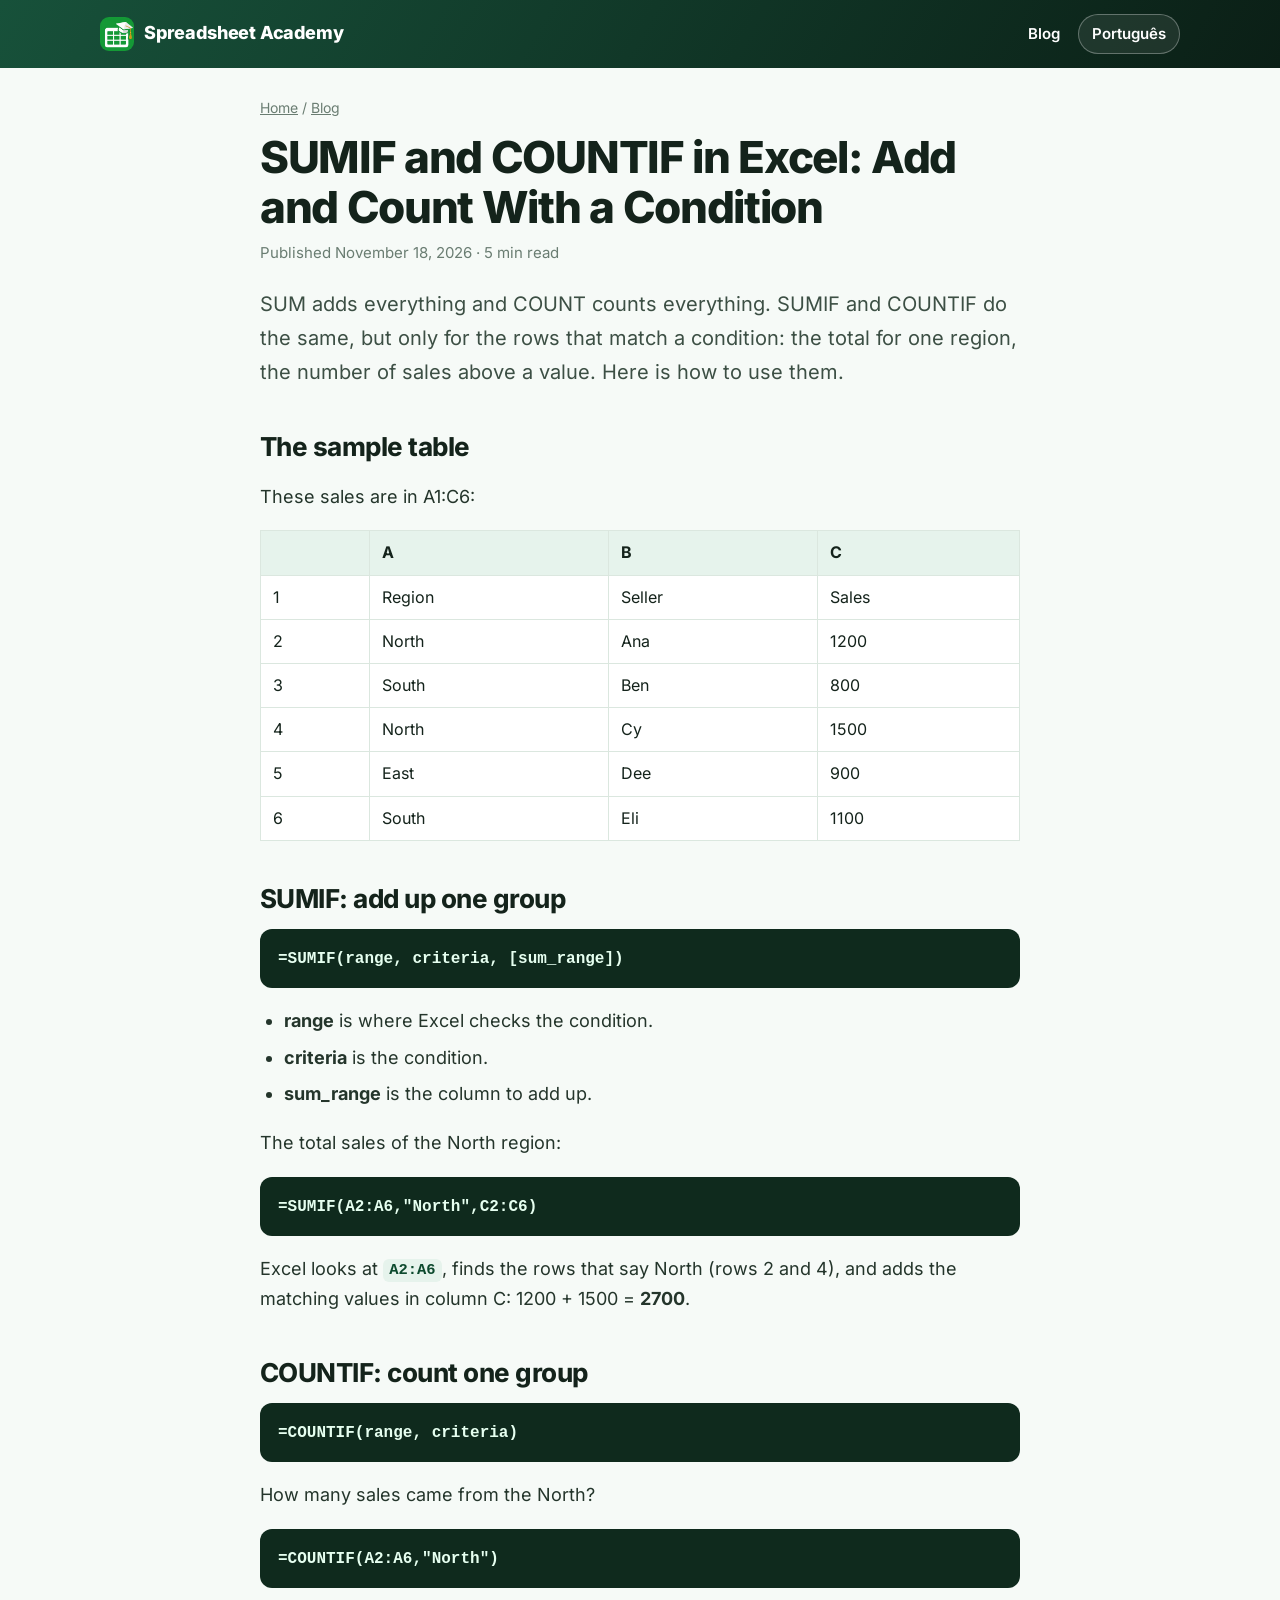
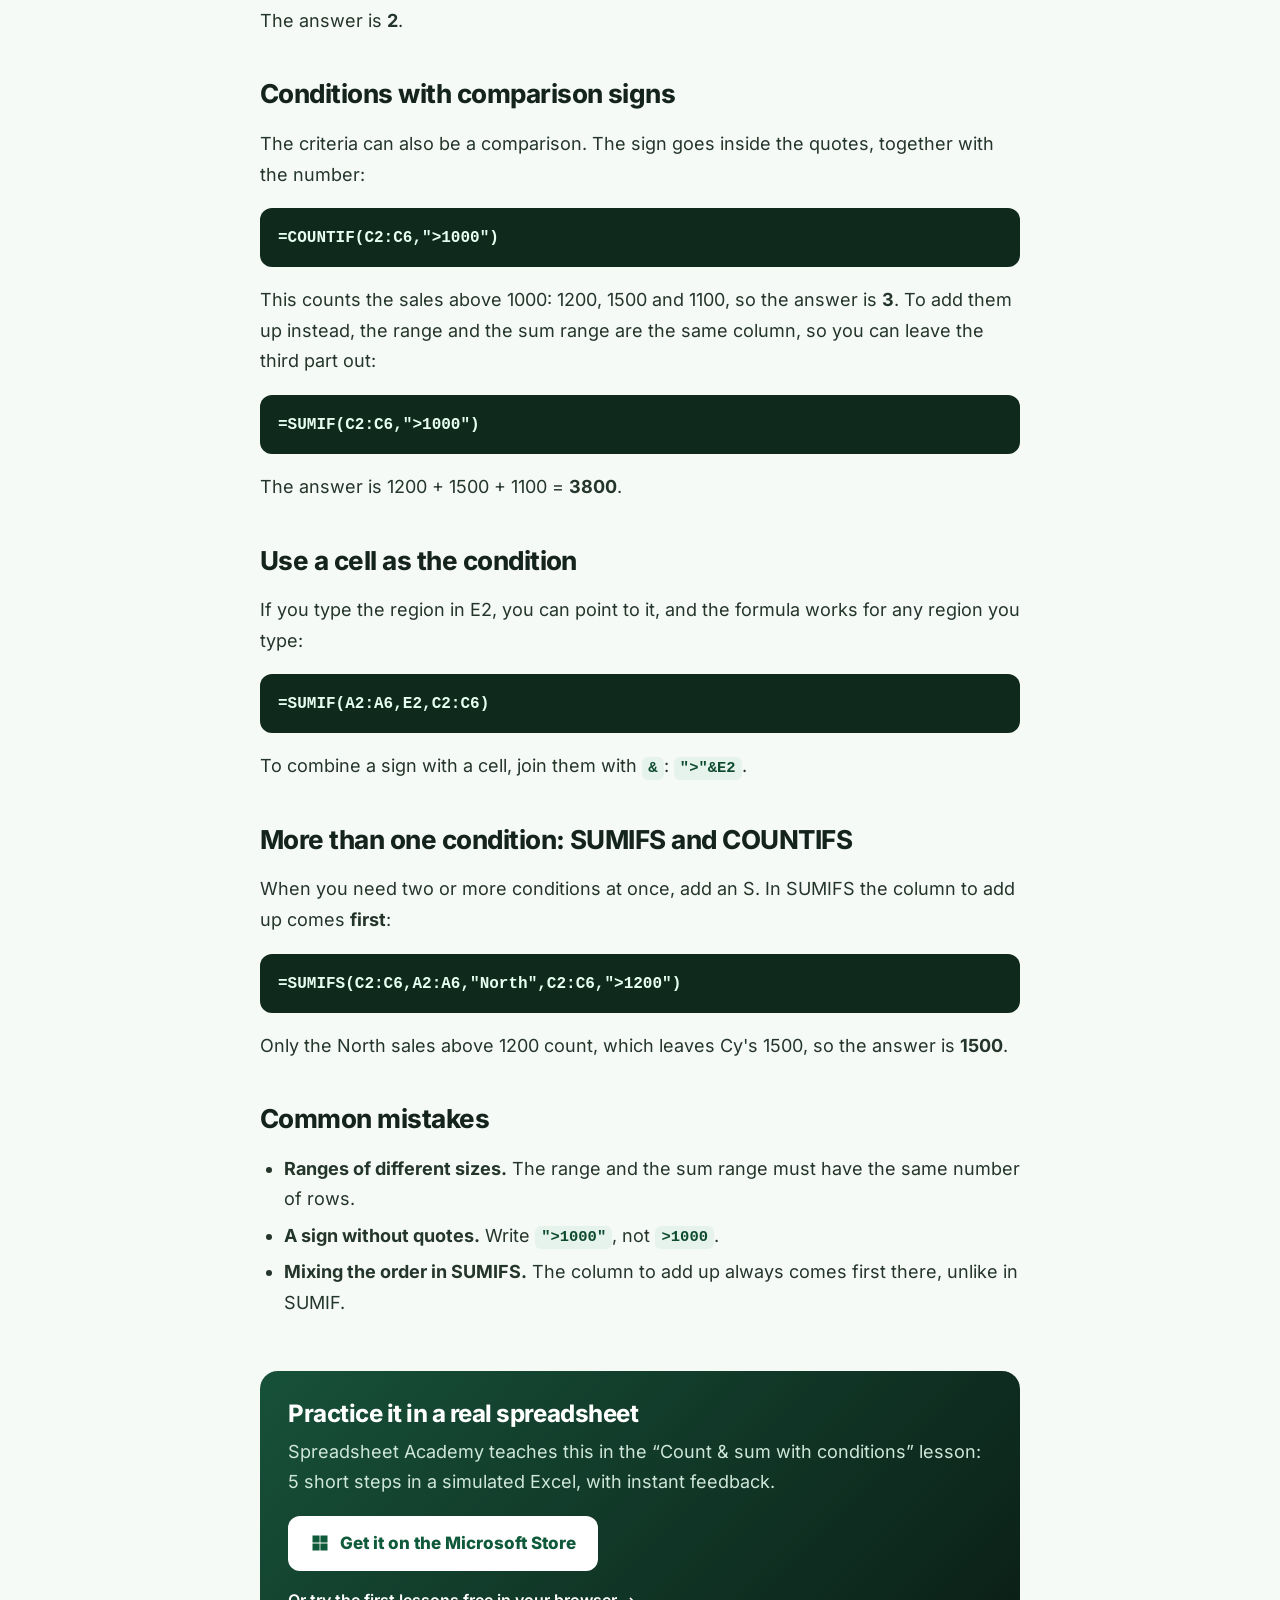
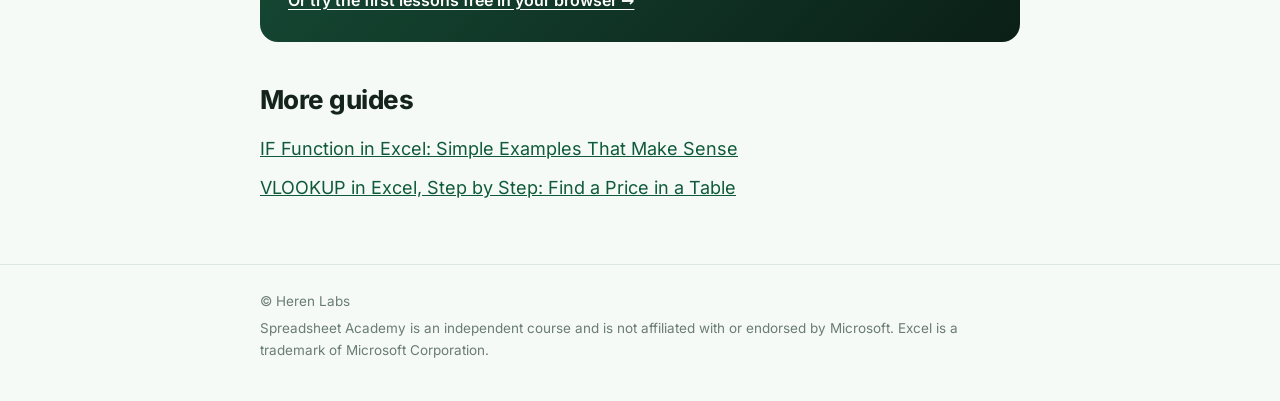
<file: blog/excel-sumif-countif/index.html>
<!doctype html>
<html lang="en">
<head>
<meta charset="utf-8">
<meta name="viewport" content="width=device-width, initial-scale=1">
<script async src="https://www.googletagmanager.com/gtag/js?id=G-K9YZ1BSCE1"></script>
<script>window.dataLayer=window.dataLayer||[];function gtag(){dataLayer.push(arguments);}gtag('js',new Date());gtag('config','G-K9YZ1BSCE1');</script>
<title>SUMIF and COUNTIF in Excel: Add and Count With a Condition · Spreadsheet Academy</title>
<meta name="description" content="Learn SUMIF and COUNTIF in Excel with a small sales table: totals by region, counts above a number, and how to move to SUMIFS for more than one condition.">
<link rel="canonical" href="https://learnexcel.online/blog/excel-sumif-countif/">
<link rel="alternate" hreflang="en" href="https://learnexcel.online/blog/excel-sumif-countif/">
<link rel="alternate" hreflang="pt-BR" href="https://learnexcel.online/pt/blog/somase-cont-se-excel/">
<link rel="alternate" hreflang="x-default" href="https://learnexcel.online/blog/excel-sumif-countif/">
<meta property="og:title" content="SUMIF and COUNTIF in Excel: Add and Count With a Condition · Spreadsheet Academy">
<meta property="og:description" content="Learn SUMIF and COUNTIF in Excel with a small sales table: totals by region, counts above a number, and how to move to SUMIFS for more than one condition.">
<meta property="og:type" content="article">
<meta property="og:url" content="https://learnexcel.online/blog/excel-sumif-countif/">
<meta property="og:locale" content="en_US">
<meta property="og:image" content="https://learnexcel.online/assets/poster.jpg">
<meta name="twitter:card" content="summary_large_image">
<meta name="theme-color" content="#0f5a3a">
<link rel="icon" href="/assets/logo.png">
<link rel="stylesheet" href="/assets/blog.css">
<script type="application/ld+json">{"@context":"https://schema.org","@type":"Article","headline":"SUMIF and COUNTIF in Excel: Add and Count With a Condition","description":"Learn SUMIF and COUNTIF in Excel with a small sales table: totals by region, counts above a number, and how to move to SUMIFS for more than one condition.","inLanguage":"en","datePublished":"2026-11-18","dateModified":"2026-11-18","mainEntityOfPage":"https://learnexcel.online/blog/excel-sumif-countif/","image":"https://learnexcel.online/assets/poster.jpg","author":{"@type":"Organization","name":"Heren Labs"},"publisher":{"@type":"Organization","name":"Heren Labs","logo":{"@type":"ImageObject","url":"https://learnexcel.online/assets/logo.png"}}}</script>
<script type="application/ld+json">{"@context":"https://schema.org","@type":"BreadcrumbList","itemListElement":[{"@type":"ListItem","position":1,"name":"Spreadsheet Academy","item":"https://learnexcel.online/"},{"@type":"ListItem","position":2,"name":"Blog","item":"https://learnexcel.online/blog/"},{"@type":"ListItem","position":3,"name":"SUMIF and COUNTIF in Excel: Add and Count With a Condition","item":"https://learnexcel.online/blog/excel-sumif-countif/"}]}</script>
</head>
<body>
<header class="bar"><div class="wrap bar-in">
  <a class="brand" href="/"><img src="/assets/logo.png" alt="" width="34" height="34"><span>Spreadsheet Academy</span></a>
  <nav><a href="/blog/">Blog</a><a class="pill" href="/pt/blog/somase-cont-se-excel/" hreflang="pt-BR" lang="pt-BR" title="Read this guide in Portuguese">Português</a></nav>
</div></header>
<main class="wrap art">
  <nav class="crumbs" aria-label="Breadcrumb"><a href="/">Home</a> / <a href="/blog/">Blog</a></nav>
  <article>
    <h1>SUMIF and COUNTIF in Excel: Add and Count With a Condition</h1>
    <p class="meta">Published November 18, 2026 · 5 min read</p>
    <p class="lead">SUM adds everything and COUNT counts everything. SUMIF and COUNTIF do the same, but only for the rows that match a condition: the total for one region, the number of sales above a value. Here is how to use them.</p>
<h2>The sample table</h2>
<p>These sales are in A1:C6:</p>
<div class="tw"><table><thead><tr><th></th><th>A</th><th>B</th><th>C</th></tr></thead><tbody><tr><td>1</td><td>Region</td><td>Seller</td><td>Sales</td></tr><tr><td>2</td><td>North</td><td>Ana</td><td>1200</td></tr><tr><td>3</td><td>South</td><td>Ben</td><td>800</td></tr><tr><td>4</td><td>North</td><td>Cy</td><td>1500</td></tr><tr><td>5</td><td>East</td><td>Dee</td><td>900</td></tr><tr><td>6</td><td>South</td><td>Eli</td><td>1100</td></tr></tbody></table></div>
<h2>SUMIF: add up one group</h2>
<pre><code>=SUMIF(range, criteria, [sum_range])</code></pre>
<ul><li><b>range</b> is where Excel checks the condition.</li><li><b>criteria</b> is the condition.</li><li><b>sum_range</b> is the column to add up.</li></ul>
<p>The total sales of the North region:</p>
<pre><code>=SUMIF(A2:A6,"North",C2:C6)</code></pre>
<p>Excel looks at <code>A2:A6</code>, finds the rows that say North (rows 2 and 4), and adds the matching values in column C: 1200 + 1500 = <b>2700</b>.</p>
<h2>COUNTIF: count one group</h2>
<pre><code>=COUNTIF(range, criteria)</code></pre>
<p>How many sales came from the North?</p>
<pre><code>=COUNTIF(A2:A6,"North")</code></pre>
<p>The answer is <b>2</b>.</p>
<h2>Conditions with comparison signs</h2>
<p>The criteria can also be a comparison. The sign goes inside the quotes, together with the number:</p>
<pre><code>=COUNTIF(C2:C6,"&gt;1000")</code></pre>
<p>This counts the sales above 1000: 1200, 1500 and 1100, so the answer is <b>3</b>. To add them up instead, the range and the sum range are the same column, so you can leave the third part out:</p>
<pre><code>=SUMIF(C2:C6,"&gt;1000")</code></pre>
<p>The answer is 1200 + 1500 + 1100 = <b>3800</b>.</p>
<h2>Use a cell as the condition</h2>
<p>If you type the region in E2, you can point to it, and the formula works for any region you type:</p>
<pre><code>=SUMIF(A2:A6,E2,C2:C6)</code></pre>
<p>To combine a sign with a cell, join them with <code>&amp;</code>: <code>"&gt;"&amp;E2</code>.</p>
<h2>More than one condition: SUMIFS and COUNTIFS</h2>
<p>When you need two or more conditions at once, add an S. In SUMIFS the column to add up comes <b>first</b>:</p>
<pre><code>=SUMIFS(C2:C6,A2:A6,"North",C2:C6,"&gt;1200")</code></pre>
<p>Only the North sales above 1200 count, which leaves Cy's 1500, so the answer is <b>1500</b>.</p>
<h2>Common mistakes</h2>
<ul>
<li><b>Ranges of different sizes.</b> The range and the sum range must have the same number of rows.</li>
<li><b>A sign without quotes.</b> Write <code>"&gt;1000"</code>, not <code>&gt;1000</code>.</li>
<li><b>Mixing the order in SUMIFS.</b> The column to add up always comes first there, unlike in SUMIF.</li>
</ul>
  </article>
  <aside class="cta-box"><h2>Practice it in a real spreadsheet</h2><p>Spreadsheet Academy teaches this in the “Count & sum with conditions” lesson: 5 short steps in a simulated Excel, with instant feedback.</p>
<a class="store" href="#" rel="noopener" data-store><svg viewBox="0 0 24 24" fill="currentColor" aria-hidden="true"><path d="M3 3h8.5v8.5H3zM12.5 3H21v8.5h-8.5zM3 12.5h8.5V21H3zM12.5 12.5H21V21h-8.5z"/></svg><span>Get it on the Microsoft Store</span></a>
<p class="try"><a href="/app/" onclick="try{localStorage.setItem('sa.lang.v1','en')}catch(e){}">Or try the first lessons free in your browser &rarr;</a></p></aside>
  <section class="more"><h2>More guides</h2><ul><li><a href="/blog/excel-if-function/">IF Function in Excel: Simple Examples That Make Sense</a></li><li><a href="/blog/excel-vlookup-step-by-step/">VLOOKUP in Excel, Step by Step: Find a Price in a Table</a></li></ul></section>
</main>
<footer class="foot"><div class="wrap"><span>&copy; Heren Labs</span><span>Spreadsheet Academy is an independent course and is not affiliated with or endorsed by Microsoft. Excel is a trademark of Microsoft Corporation.</span></div></footer>
<script src="/assets/store.js"></script>
</body>
</html>
</file>
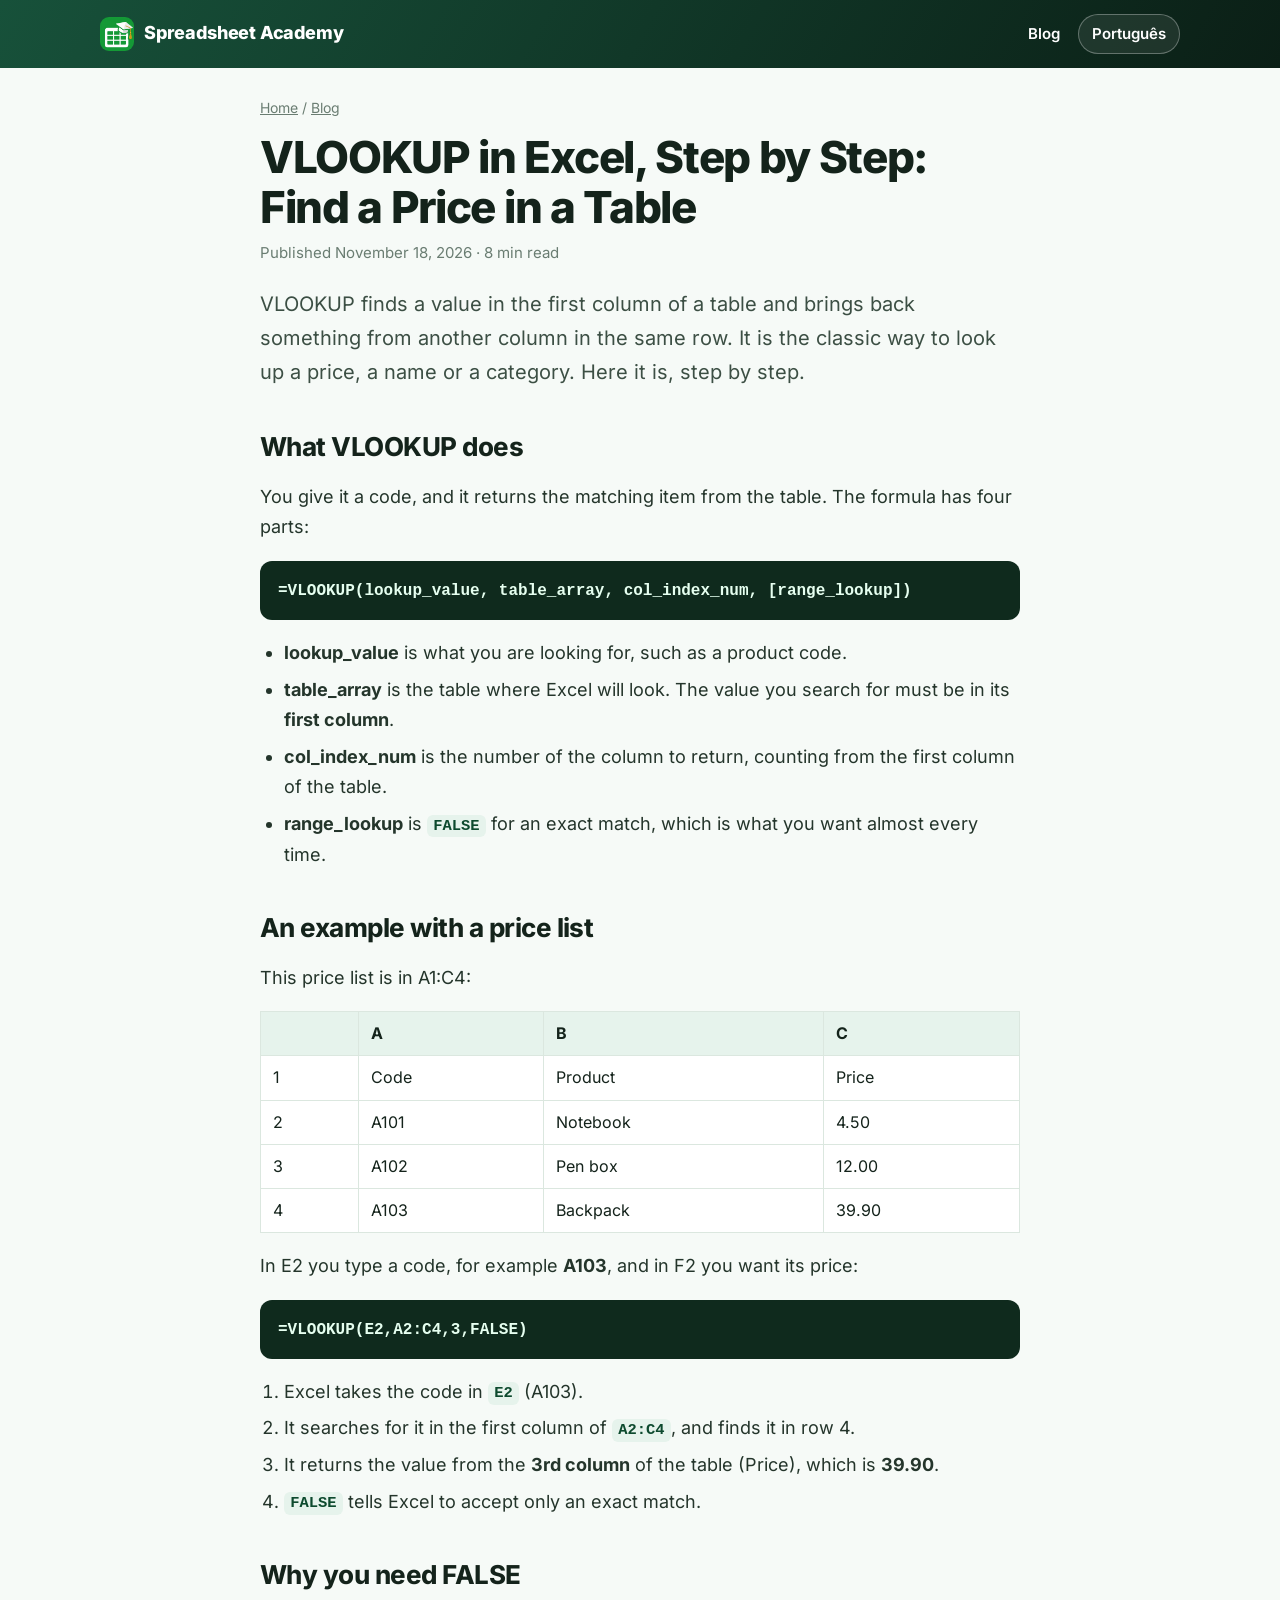
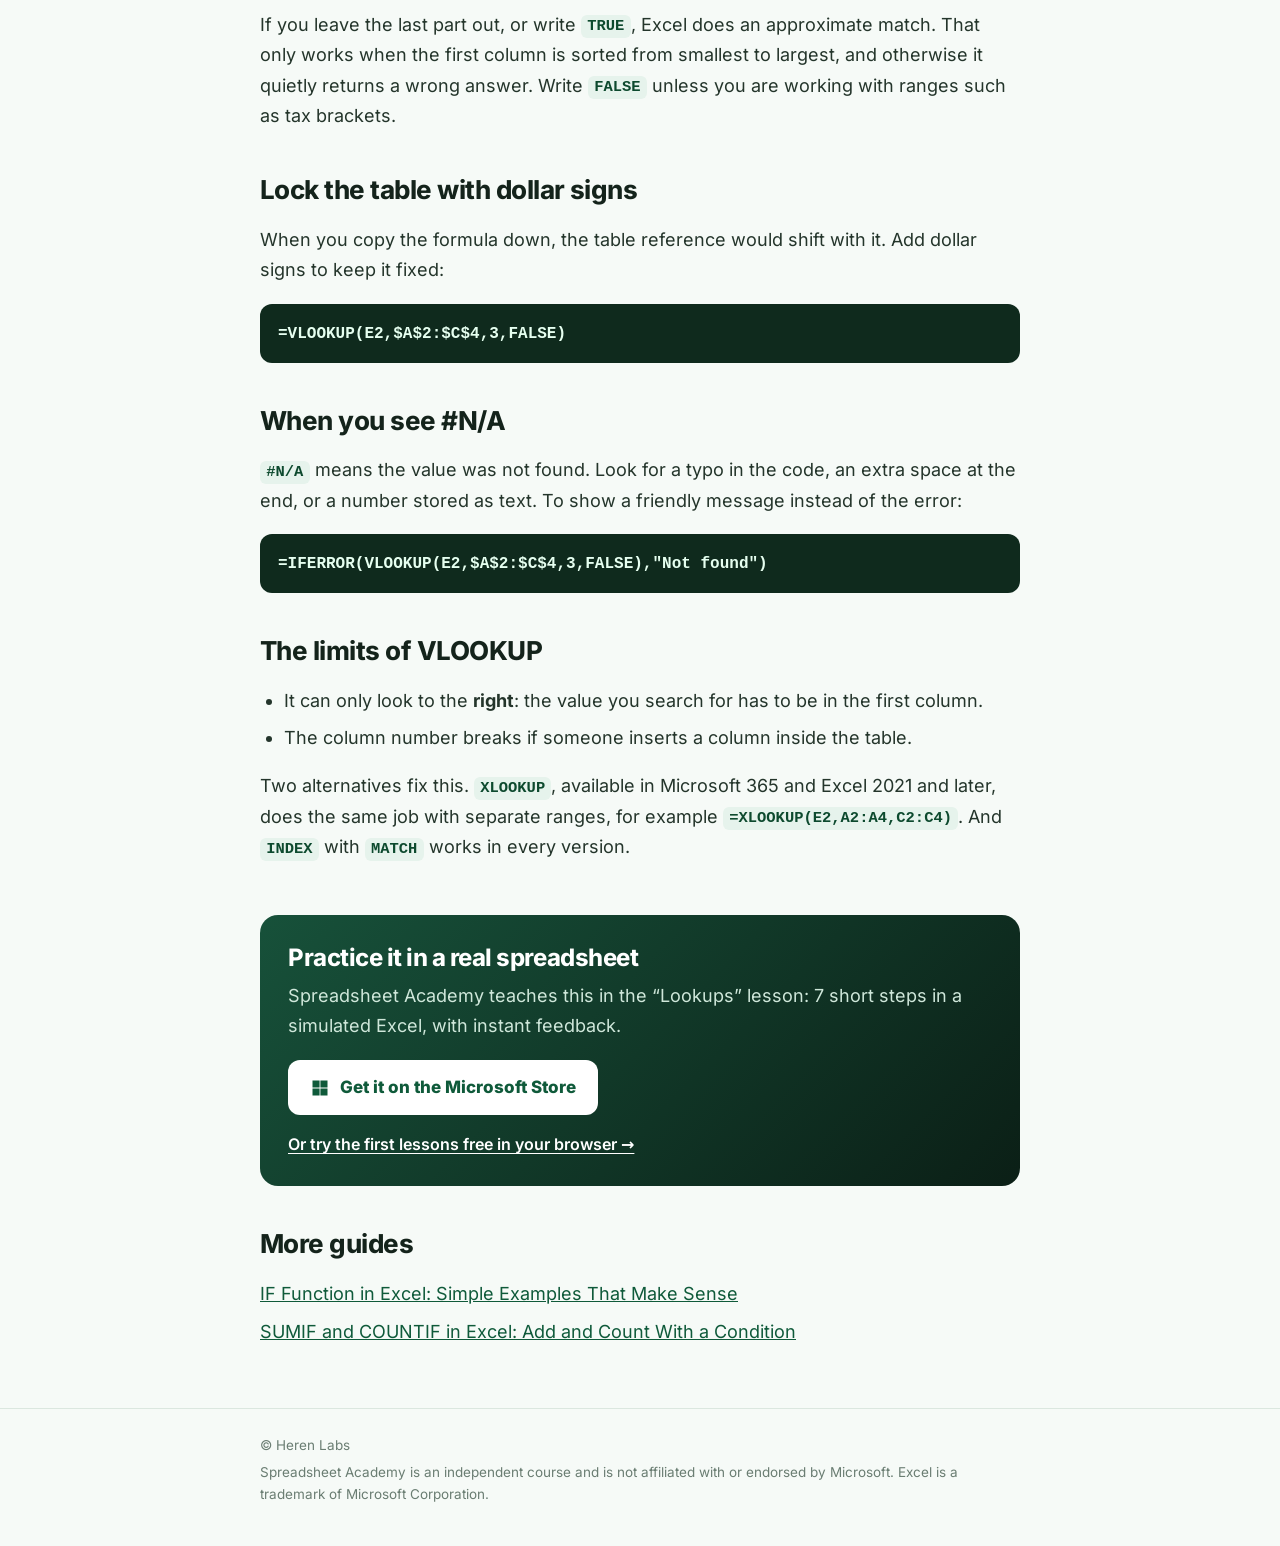
<file: blog/excel-vlookup-step-by-step/index.html>
<!doctype html>
<html lang="en">
<head>
<meta charset="utf-8">
<meta name="viewport" content="width=device-width, initial-scale=1">
<script async src="https://www.googletagmanager.com/gtag/js?id=G-K9YZ1BSCE1"></script>
<script>window.dataLayer=window.dataLayer||[];function gtag(){dataLayer.push(arguments);}gtag('js',new Date());gtag('config','G-K9YZ1BSCE1');</script>
<title>VLOOKUP in Excel, Step by Step: Find a Price in a Table · Spreadsheet Academy</title>
<meta name="description" content="How to use VLOOKUP in Excel with a simple price list: the four arguments, why you need FALSE, how to fix #N/A, and when to use XLOOKUP instead.">
<link rel="canonical" href="https://learnexcel.online/blog/excel-vlookup-step-by-step/">
<link rel="alternate" hreflang="en" href="https://learnexcel.online/blog/excel-vlookup-step-by-step/">
<link rel="alternate" hreflang="pt-BR" href="https://learnexcel.online/pt/blog/procv-excel-passo-a-passo/">
<link rel="alternate" hreflang="x-default" href="https://learnexcel.online/blog/excel-vlookup-step-by-step/">
<meta property="og:title" content="VLOOKUP in Excel, Step by Step: Find a Price in a Table · Spreadsheet Academy">
<meta property="og:description" content="How to use VLOOKUP in Excel with a simple price list: the four arguments, why you need FALSE, how to fix #N/A, and when to use XLOOKUP instead.">
<meta property="og:type" content="article">
<meta property="og:url" content="https://learnexcel.online/blog/excel-vlookup-step-by-step/">
<meta property="og:locale" content="en_US">
<meta property="og:image" content="https://learnexcel.online/assets/poster.jpg">
<meta name="twitter:card" content="summary_large_image">
<meta name="theme-color" content="#0f5a3a">
<link rel="icon" href="/assets/logo.png">
<link rel="stylesheet" href="/assets/blog.css">
<script type="application/ld+json">{"@context":"https://schema.org","@type":"Article","headline":"VLOOKUP in Excel, Step by Step: Find a Price in a Table","description":"How to use VLOOKUP in Excel with a simple price list: the four arguments, why you need FALSE, how to fix #N/A, and when to use XLOOKUP instead.","inLanguage":"en","datePublished":"2026-11-18","dateModified":"2026-11-18","mainEntityOfPage":"https://learnexcel.online/blog/excel-vlookup-step-by-step/","image":"https://learnexcel.online/assets/poster.jpg","author":{"@type":"Organization","name":"Heren Labs"},"publisher":{"@type":"Organization","name":"Heren Labs","logo":{"@type":"ImageObject","url":"https://learnexcel.online/assets/logo.png"}}}</script>
<script type="application/ld+json">{"@context":"https://schema.org","@type":"BreadcrumbList","itemListElement":[{"@type":"ListItem","position":1,"name":"Spreadsheet Academy","item":"https://learnexcel.online/"},{"@type":"ListItem","position":2,"name":"Blog","item":"https://learnexcel.online/blog/"},{"@type":"ListItem","position":3,"name":"VLOOKUP in Excel, Step by Step: Find a Price in a Table","item":"https://learnexcel.online/blog/excel-vlookup-step-by-step/"}]}</script>
</head>
<body>
<header class="bar"><div class="wrap bar-in">
  <a class="brand" href="/"><img src="/assets/logo.png" alt="" width="34" height="34"><span>Spreadsheet Academy</span></a>
  <nav><a href="/blog/">Blog</a><a class="pill" href="/pt/blog/procv-excel-passo-a-passo/" hreflang="pt-BR" lang="pt-BR" title="Read this guide in Portuguese">Português</a></nav>
</div></header>
<main class="wrap art">
  <nav class="crumbs" aria-label="Breadcrumb"><a href="/">Home</a> / <a href="/blog/">Blog</a></nav>
  <article>
    <h1>VLOOKUP in Excel, Step by Step: Find a Price in a Table</h1>
    <p class="meta">Published November 18, 2026 · 8 min read</p>
    <p class="lead">VLOOKUP finds a value in the first column of a table and brings back something from another column in the same row. It is the classic way to look up a price, a name or a category. Here it is, step by step.</p>
<h2>What VLOOKUP does</h2>
<p>You give it a code, and it returns the matching item from the table. The formula has four parts:</p>
<pre><code>=VLOOKUP(lookup_value, table_array, col_index_num, [range_lookup])</code></pre>
<ul><li><b>lookup_value</b> is what you are looking for, such as a product code.</li><li><b>table_array</b> is the table where Excel will look. The value you search for must be in its <b>first column</b>.</li><li><b>col_index_num</b> is the number of the column to return, counting from the first column of the table.</li><li><b>range_lookup</b> is <code>FALSE</code> for an exact match, which is what you want almost every time.</li></ul>
<h2>An example with a price list</h2>
<p>This price list is in A1:C4:</p>
<div class="tw"><table><thead><tr><th></th><th>A</th><th>B</th><th>C</th></tr></thead><tbody><tr><td>1</td><td>Code</td><td>Product</td><td>Price</td></tr><tr><td>2</td><td>A101</td><td>Notebook</td><td>4.50</td></tr><tr><td>3</td><td>A102</td><td>Pen box</td><td>12.00</td></tr><tr><td>4</td><td>A103</td><td>Backpack</td><td>39.90</td></tr></tbody></table></div>
<p>In E2 you type a code, for example <b>A103</b>, and in F2 you want its price:</p>
<pre><code>=VLOOKUP(E2,A2:C4,3,FALSE)</code></pre>
<ol><li>Excel takes the code in <code>E2</code> (A103).</li><li>It searches for it in the first column of <code>A2:C4</code>, and finds it in row 4.</li><li>It returns the value from the <b>3rd column</b> of the table (Price), which is <b>39.90</b>.</li><li><code>FALSE</code> tells Excel to accept only an exact match.</li></ol>
<h2>Why you need FALSE</h2>
<p>If you leave the last part out, or write <code>TRUE</code>, Excel does an approximate match. That only works when the first column is sorted from smallest to largest, and otherwise it quietly returns a wrong answer. Write <code>FALSE</code> unless you are working with ranges such as tax brackets.</p>
<h2>Lock the table with dollar signs</h2>
<p>When you copy the formula down, the table reference would shift with it. Add dollar signs to keep it fixed:</p>
<pre><code>=VLOOKUP(E2,$A$2:$C$4,3,FALSE)</code></pre>
<h2>When you see #N/A</h2>
<p><code>#N/A</code> means the value was not found. Look for a typo in the code, an extra space at the end, or a number stored as text. To show a friendly message instead of the error:</p>
<pre><code>=IFERROR(VLOOKUP(E2,$A$2:$C$4,3,FALSE),"Not found")</code></pre>
<h2>The limits of VLOOKUP</h2>
<ul>
<li>It can only look to the <b>right</b>: the value you search for has to be in the first column.</li>
<li>The column number breaks if someone inserts a column inside the table.</li>
</ul>
<p>Two alternatives fix this. <code>XLOOKUP</code>, available in Microsoft 365 and Excel 2021 and later, does the same job with separate ranges, for example <code>=XLOOKUP(E2,A2:A4,C2:C4)</code>. And <code>INDEX</code> with <code>MATCH</code> works in every version.</p>
  </article>
  <aside class="cta-box"><h2>Practice it in a real spreadsheet</h2><p>Spreadsheet Academy teaches this in the “Lookups” lesson: 7 short steps in a simulated Excel, with instant feedback.</p>
<a class="store" href="#" rel="noopener" data-store><svg viewBox="0 0 24 24" fill="currentColor" aria-hidden="true"><path d="M3 3h8.5v8.5H3zM12.5 3H21v8.5h-8.5zM3 12.5h8.5V21H3zM12.5 12.5H21V21h-8.5z"/></svg><span>Get it on the Microsoft Store</span></a>
<p class="try"><a href="/app/" onclick="try{localStorage.setItem('sa.lang.v1','en')}catch(e){}">Or try the first lessons free in your browser &rarr;</a></p></aside>
  <section class="more"><h2>More guides</h2><ul><li><a href="/blog/excel-if-function/">IF Function in Excel: Simple Examples That Make Sense</a></li><li><a href="/blog/excel-sumif-countif/">SUMIF and COUNTIF in Excel: Add and Count With a Condition</a></li></ul></section>
</main>
<footer class="foot"><div class="wrap"><span>&copy; Heren Labs</span><span>Spreadsheet Academy is an independent course and is not affiliated with or endorsed by Microsoft. Excel is a trademark of Microsoft Corporation.</span></div></footer>
<script src="/assets/store.js"></script>
</body>
</html>
</file>
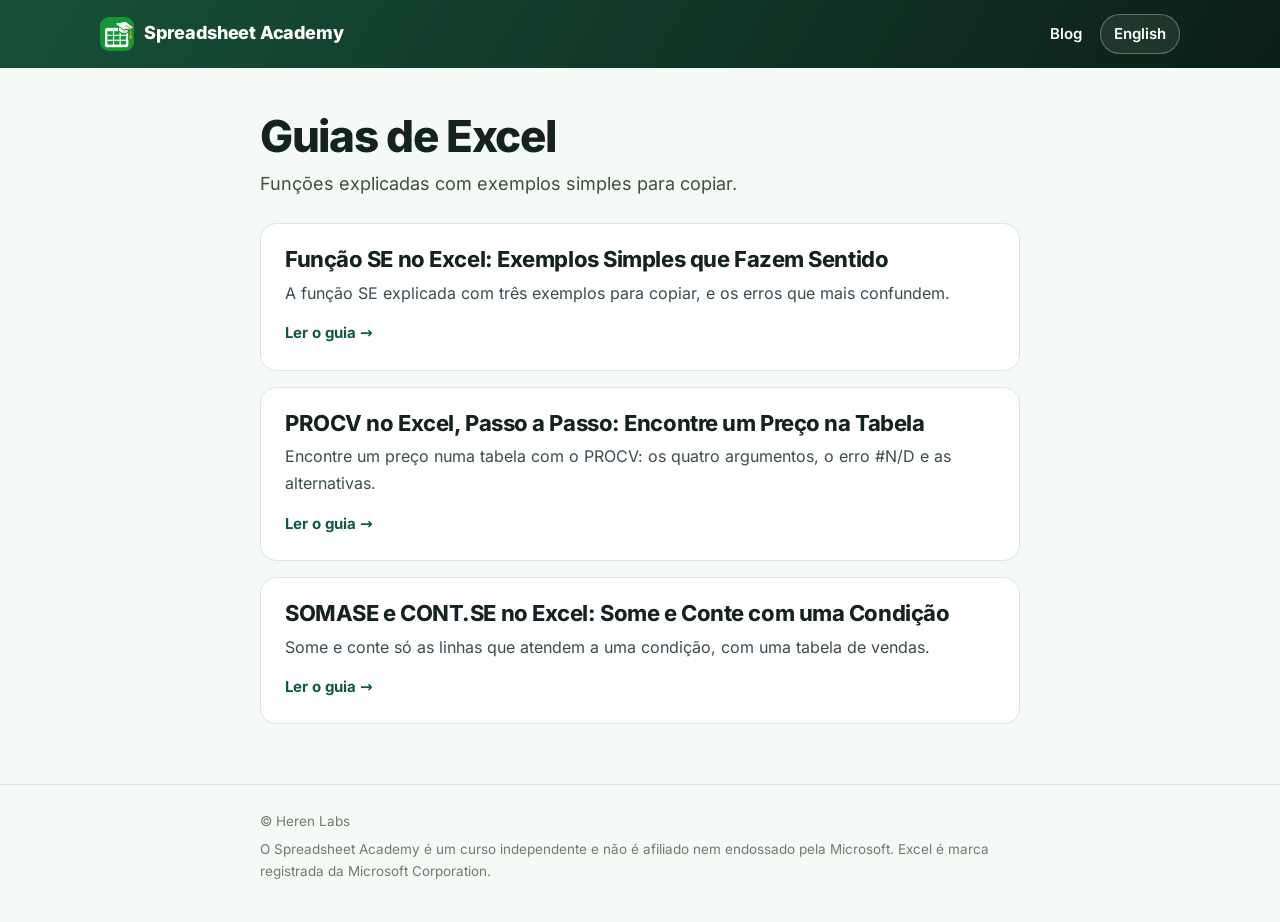
<file: pt/blog/index.html>
<!doctype html>
<html lang="pt-BR">
<head>
<meta charset="utf-8">
<meta name="viewport" content="width=device-width, initial-scale=1">
<script async src="https://www.googletagmanager.com/gtag/js?id=G-K9YZ1BSCE1"></script>
<script>window.dataLayer=window.dataLayer||[];function gtag(){dataLayer.push(arguments);}gtag('js',new Date());gtag('config','G-K9YZ1BSCE1');</script>
<title>Blog de Excel · Spreadsheet Academy</title>
<meta name="description" content="Guias práticos de Excel: funções explicadas com exemplos simples para copiar. Por Spreadsheet Academy.">
<link rel="canonical" href="https://learnexcel.online/pt/blog/">
<link rel="alternate" hreflang="en" href="https://learnexcel.online/blog/">
<link rel="alternate" hreflang="pt-BR" href="https://learnexcel.online/pt/blog/">
<link rel="alternate" hreflang="x-default" href="https://learnexcel.online/blog/">
<meta property="og:title" content="Blog de Excel · Spreadsheet Academy">
<meta property="og:description" content="Guias práticos de Excel: funções explicadas com exemplos simples para copiar. Por Spreadsheet Academy.">
<meta property="og:type" content="website">
<meta property="og:url" content="https://learnexcel.online/pt/blog/">
<meta property="og:locale" content="pt_BR">
<meta property="og:image" content="https://learnexcel.online/assets/poster-pt.jpg">
<meta name="twitter:card" content="summary_large_image">
<meta name="theme-color" content="#0f5a3a">
<link rel="icon" href="/assets/logo.png">
<link rel="stylesheet" href="/assets/blog.css">

</head>
<body>
<header class="bar"><div class="wrap bar-in">
  <a class="brand" href="/pt/"><img src="/assets/logo.png" alt="" width="34" height="34"><span>Spreadsheet Academy</span></a>
  <nav><a href="/pt/blog/">Blog</a><a class="pill" href="/blog/" hreflang="en" lang="en" title="Read this guide in English">English</a></nav>
</div></header>
<main class="wrap idx">
  <h1>Guias de Excel</h1><p class="sub">Funções explicadas com exemplos simples para copiar.</p>
  <div class="cards"><a class="card" href="/pt/blog/funcao-se-excel/"><h2>Função SE no Excel: Exemplos Simples que Fazem Sentido</h2><p>A função SE explicada com três exemplos para copiar, e os erros que mais confundem.</p><span class="go">Ler o guia &rarr;</span></a><a class="card" href="/pt/blog/procv-excel-passo-a-passo/"><h2>PROCV no Excel, Passo a Passo: Encontre um Preço na Tabela</h2><p>Encontre um preço numa tabela com o PROCV: os quatro argumentos, o erro #N/D e as alternativas.</p><span class="go">Ler o guia &rarr;</span></a><a class="card" href="/pt/blog/somase-cont-se-excel/"><h2>SOMASE e CONT.SE no Excel: Some e Conte com uma Condição</h2><p>Some e conte só as linhas que atendem a uma condição, com uma tabela de vendas.</p><span class="go">Ler o guia &rarr;</span></a></div>
</main>
<footer class="foot"><div class="wrap"><span>&copy; Heren Labs</span><span>O Spreadsheet Academy é um curso independente e não é afiliado nem endossado pela Microsoft. Excel é marca registrada da Microsoft Corporation.</span></div></footer>
<script src="/assets/store.js"></script>
</body>
</html>
</file>
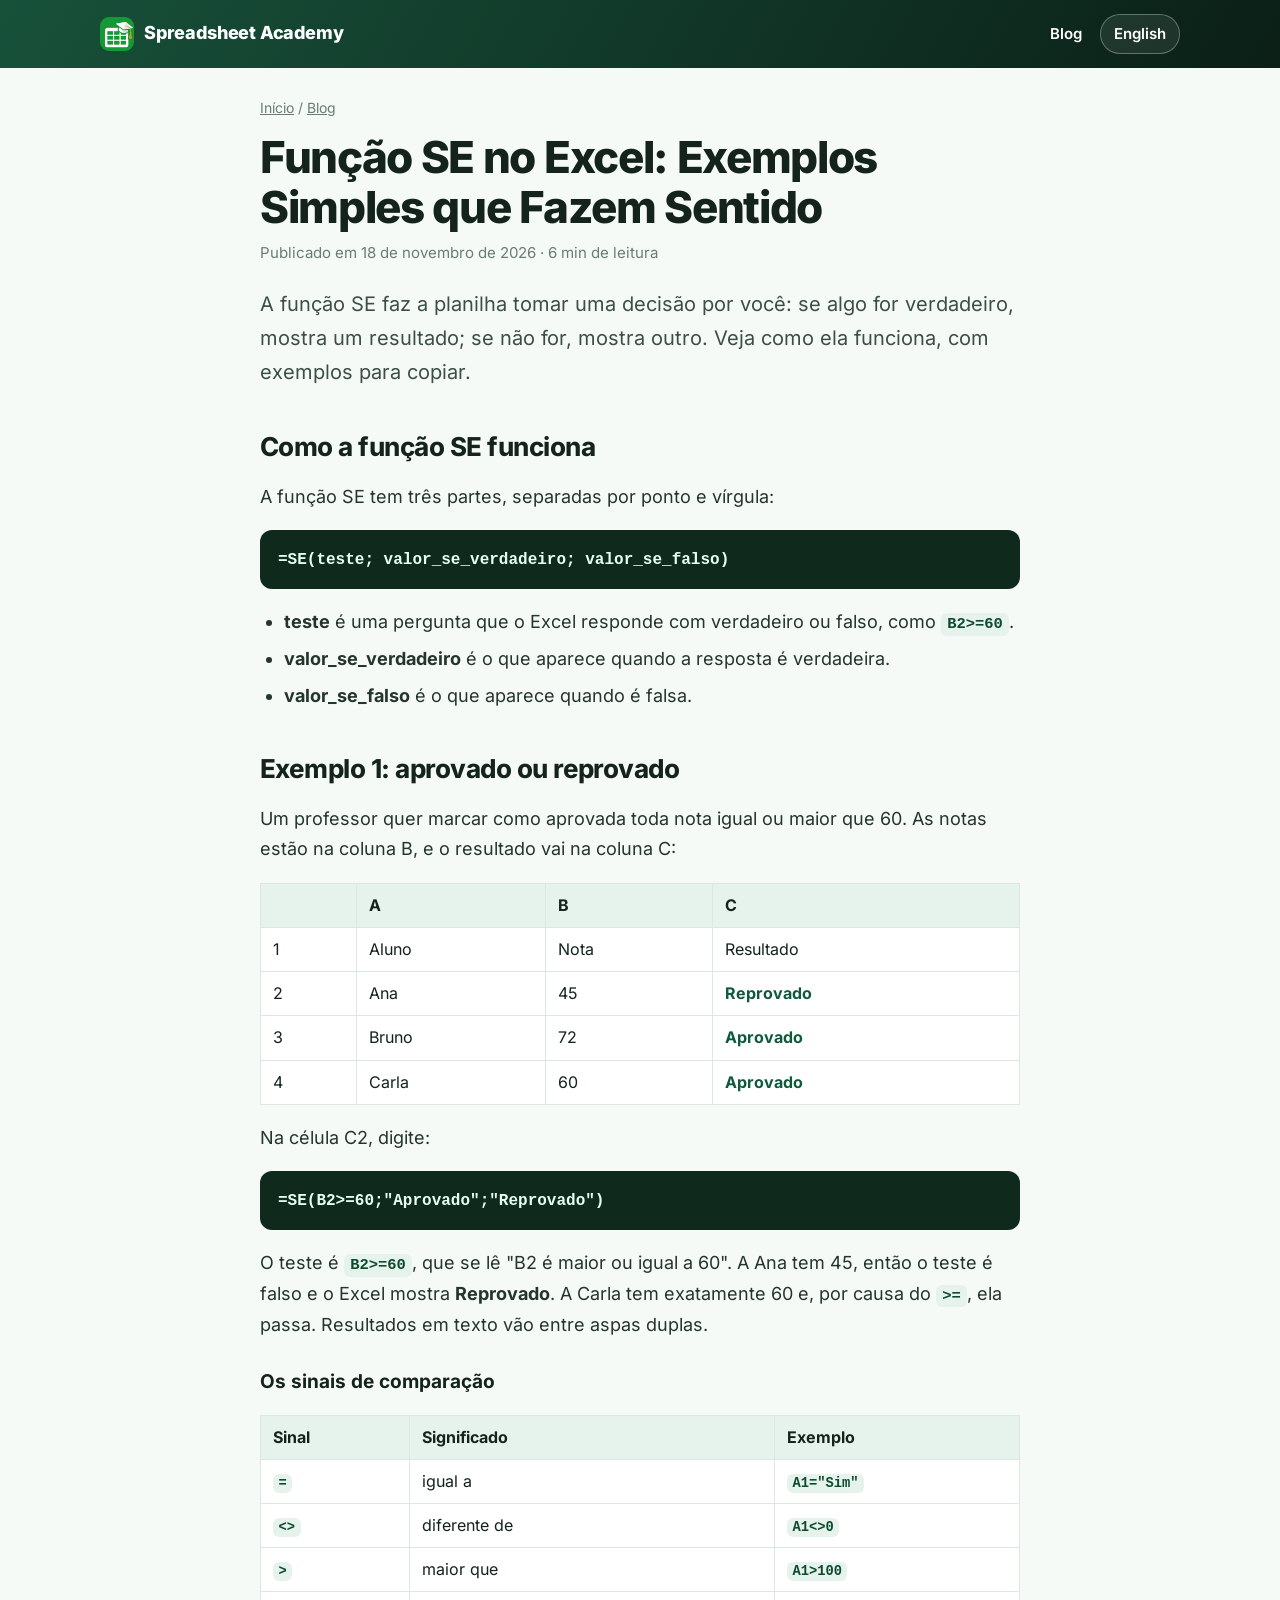
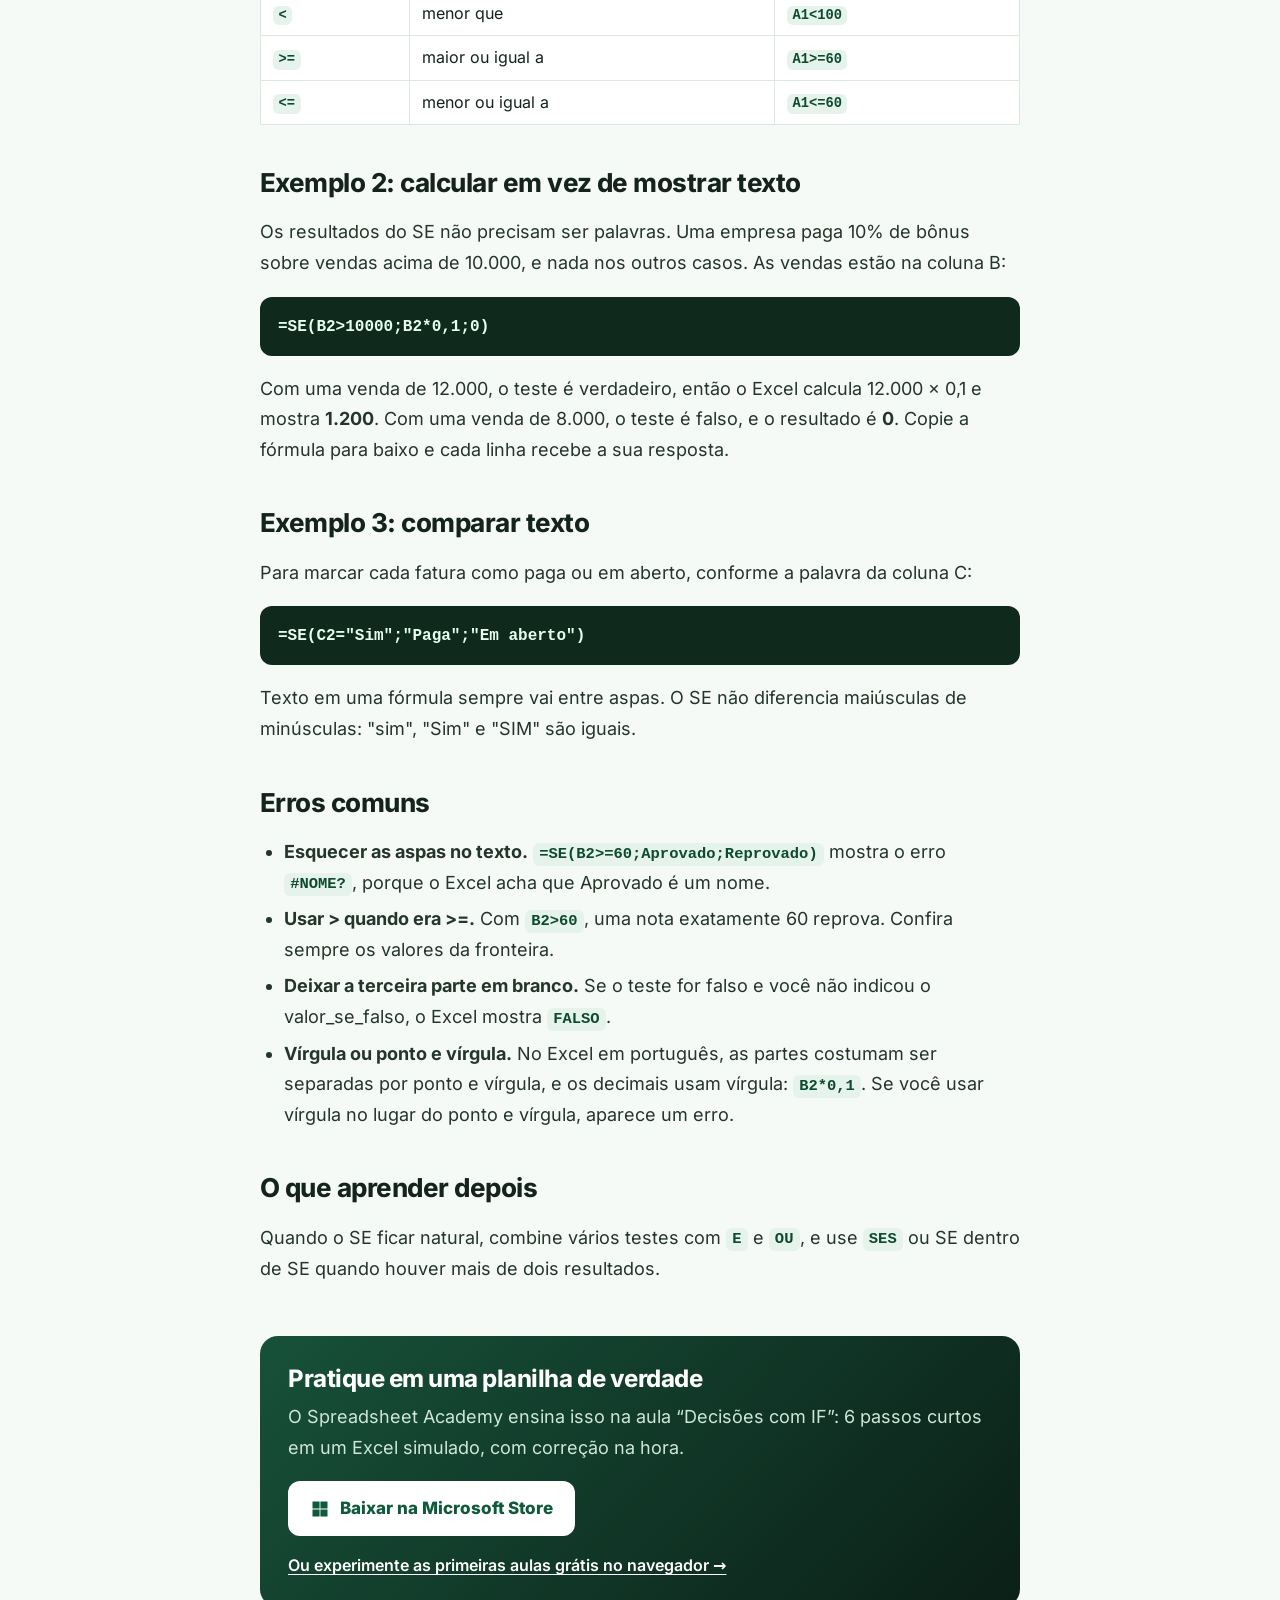
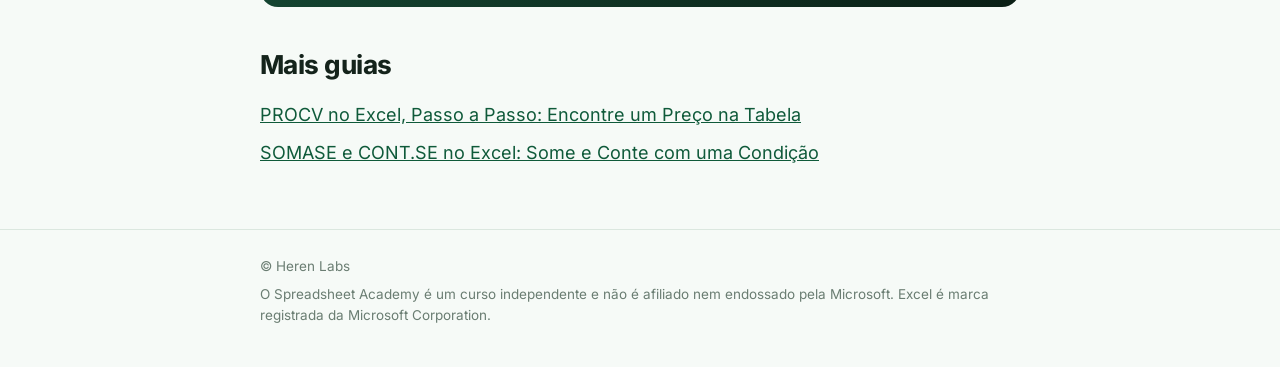
<file: pt/blog/funcao-se-excel/index.html>
<!doctype html>
<html lang="pt-BR">
<head>
<meta charset="utf-8">
<meta name="viewport" content="width=device-width, initial-scale=1">
<script async src="https://www.googletagmanager.com/gtag/js?id=G-K9YZ1BSCE1"></script>
<script>window.dataLayer=window.dataLayer||[];function gtag(){dataLayer.push(arguments);}gtag('js',new Date());gtag('config','G-K9YZ1BSCE1');</script>
<title>Função SE no Excel: Exemplos Simples que Fazem Sentido · Spreadsheet Academy</title>
<meta name="description" content="Aprenda a função SE do Excel com exemplos simples: aprovado ou reprovado, cálculo de bônus e comparação de texto. Com os erros mais comuns e como corrigi-los.">
<link rel="canonical" href="https://learnexcel.online/pt/blog/funcao-se-excel/">
<link rel="alternate" hreflang="en" href="https://learnexcel.online/blog/excel-if-function/">
<link rel="alternate" hreflang="pt-BR" href="https://learnexcel.online/pt/blog/funcao-se-excel/">
<link rel="alternate" hreflang="x-default" href="https://learnexcel.online/blog/excel-if-function/">
<meta property="og:title" content="Função SE no Excel: Exemplos Simples que Fazem Sentido · Spreadsheet Academy">
<meta property="og:description" content="Aprenda a função SE do Excel com exemplos simples: aprovado ou reprovado, cálculo de bônus e comparação de texto. Com os erros mais comuns e como corrigi-los.">
<meta property="og:type" content="article">
<meta property="og:url" content="https://learnexcel.online/pt/blog/funcao-se-excel/">
<meta property="og:locale" content="pt_BR">
<meta property="og:image" content="https://learnexcel.online/assets/poster-pt.jpg">
<meta name="twitter:card" content="summary_large_image">
<meta name="theme-color" content="#0f5a3a">
<link rel="icon" href="/assets/logo.png">
<link rel="stylesheet" href="/assets/blog.css">
<script type="application/ld+json">{"@context":"https://schema.org","@type":"Article","headline":"Função SE no Excel: Exemplos Simples que Fazem Sentido","description":"Aprenda a função SE do Excel com exemplos simples: aprovado ou reprovado, cálculo de bônus e comparação de texto. Com os erros mais comuns e como corrigi-los.","inLanguage":"pt-BR","datePublished":"2026-11-18","dateModified":"2026-11-18","mainEntityOfPage":"https://learnexcel.online/pt/blog/funcao-se-excel/","image":"https://learnexcel.online/assets/poster-pt.jpg","author":{"@type":"Organization","name":"Heren Labs"},"publisher":{"@type":"Organization","name":"Heren Labs","logo":{"@type":"ImageObject","url":"https://learnexcel.online/assets/logo.png"}}}</script>
<script type="application/ld+json">{"@context":"https://schema.org","@type":"BreadcrumbList","itemListElement":[{"@type":"ListItem","position":1,"name":"Spreadsheet Academy","item":"https://learnexcel.online/pt/"},{"@type":"ListItem","position":2,"name":"Blog","item":"https://learnexcel.online/pt/blog/"},{"@type":"ListItem","position":3,"name":"Função SE no Excel: Exemplos Simples que Fazem Sentido","item":"https://learnexcel.online/pt/blog/funcao-se-excel/"}]}</script>
</head>
<body>
<header class="bar"><div class="wrap bar-in">
  <a class="brand" href="/pt/"><img src="/assets/logo.png" alt="" width="34" height="34"><span>Spreadsheet Academy</span></a>
  <nav><a href="/pt/blog/">Blog</a><a class="pill" href="/blog/excel-if-function/" hreflang="en" lang="en" title="Read this guide in English">English</a></nav>
</div></header>
<main class="wrap art">
  <nav class="crumbs" aria-label="Breadcrumb"><a href="/pt/">Início</a> / <a href="/pt/blog/">Blog</a></nav>
  <article>
    <h1>Função SE no Excel: Exemplos Simples que Fazem Sentido</h1>
    <p class="meta">Publicado em 18 de novembro de 2026 · 6 min de leitura</p>
    <p class="lead">A função SE faz a planilha tomar uma decisão por você: se algo for verdadeiro, mostra um resultado; se não for, mostra outro. Veja como ela funciona, com exemplos para copiar.</p>
<h2>Como a função SE funciona</h2>
<p>A função SE tem três partes, separadas por ponto e vírgula:</p>
<pre><code>=SE(teste; valor_se_verdadeiro; valor_se_falso)</code></pre>
<ul><li><b>teste</b> é uma pergunta que o Excel responde com verdadeiro ou falso, como <code>B2&gt;=60</code>.</li><li><b>valor_se_verdadeiro</b> é o que aparece quando a resposta é verdadeira.</li><li><b>valor_se_falso</b> é o que aparece quando é falsa.</li></ul>
<h2>Exemplo 1: aprovado ou reprovado</h2>
<p>Um professor quer marcar como aprovada toda nota igual ou maior que 60. As notas estão na coluna B, e o resultado vai na coluna C:</p>
<div class="tw"><table><thead><tr><th></th><th>A</th><th>B</th><th>C</th></tr></thead><tbody><tr><td>1</td><td>Aluno</td><td>Nota</td><td>Resultado</td></tr><tr><td>2</td><td>Ana</td><td>45</td><td><b>Reprovado</b></td></tr><tr><td>3</td><td>Bruno</td><td>72</td><td><b>Aprovado</b></td></tr><tr><td>4</td><td>Carla</td><td>60</td><td><b>Aprovado</b></td></tr></tbody></table></div>
<p>Na célula C2, digite:</p>
<pre><code>=SE(B2&gt;=60;"Aprovado";"Reprovado")</code></pre>
<p>O teste é <code>B2&gt;=60</code>, que se lê "B2 é maior ou igual a 60". A Ana tem 45, então o teste é falso e o Excel mostra <b>Reprovado</b>. A Carla tem exatamente 60 e, por causa do <code>&gt;=</code>, ela passa. Resultados em texto vão entre aspas duplas.</p>
<h3>Os sinais de comparação</h3>
<div class="tw"><table><thead><tr><th>Sinal</th><th>Significado</th><th>Exemplo</th></tr></thead><tbody><tr><td><code>=</code></td><td>igual a</td><td><code>A1="Sim"</code></td></tr><tr><td><code>&lt;&gt;</code></td><td>diferente de</td><td><code>A1&lt;&gt;0</code></td></tr><tr><td><code>&gt;</code></td><td>maior que</td><td><code>A1&gt;100</code></td></tr><tr><td><code>&lt;</code></td><td>menor que</td><td><code>A1&lt;100</code></td></tr><tr><td><code>&gt;=</code></td><td>maior ou igual a</td><td><code>A1&gt;=60</code></td></tr><tr><td><code>&lt;=</code></td><td>menor ou igual a</td><td><code>A1&lt;=60</code></td></tr></tbody></table></div>
<h2>Exemplo 2: calcular em vez de mostrar texto</h2>
<p>Os resultados do SE não precisam ser palavras. Uma empresa paga 10% de bônus sobre vendas acima de 10.000, e nada nos outros casos. As vendas estão na coluna B:</p>
<pre><code>=SE(B2&gt;10000;B2*0,1;0)</code></pre>
<p>Com uma venda de 12.000, o teste é verdadeiro, então o Excel calcula 12.000 × 0,1 e mostra <b>1.200</b>. Com uma venda de 8.000, o teste é falso, e o resultado é <b>0</b>. Copie a fórmula para baixo e cada linha recebe a sua resposta.</p>
<h2>Exemplo 3: comparar texto</h2>
<p>Para marcar cada fatura como paga ou em aberto, conforme a palavra da coluna C:</p>
<pre><code>=SE(C2="Sim";"Paga";"Em aberto")</code></pre>
<p>Texto em uma fórmula sempre vai entre aspas. O SE não diferencia maiúsculas de minúsculas: "sim", "Sim" e "SIM" são iguais.</p>
<h2>Erros comuns</h2>
<ul>
<li><b>Esquecer as aspas no texto.</b> <code>=SE(B2&gt;=60;Aprovado;Reprovado)</code> mostra o erro <code>#NOME?</code>, porque o Excel acha que Aprovado é um nome.</li>
<li><b>Usar &gt; quando era &gt;=.</b> Com <code>B2&gt;60</code>, uma nota exatamente 60 reprova. Confira sempre os valores da fronteira.</li>
<li><b>Deixar a terceira parte em branco.</b> Se o teste for falso e você não indicou o valor_se_falso, o Excel mostra <code>FALSO</code>.</li>
<li><b>Vírgula ou ponto e vírgula.</b> No Excel em português, as partes costumam ser separadas por ponto e vírgula, e os decimais usam vírgula: <code>B2*0,1</code>. Se você usar vírgula no lugar do ponto e vírgula, aparece um erro.</li>
</ul>
<h2>O que aprender depois</h2>
<p>Quando o SE ficar natural, combine vários testes com <code>E</code> e <code>OU</code>, e use <code>SES</code> ou SE dentro de SE quando houver mais de dois resultados.</p>
  </article>
  <aside class="cta-box"><h2>Pratique em uma planilha de verdade</h2><p>O Spreadsheet Academy ensina isso na aula “Decisões com IF”: 6 passos curtos em um Excel simulado, com correção na hora.</p>
<a class="store" href="#" rel="noopener" data-store><svg viewBox="0 0 24 24" fill="currentColor" aria-hidden="true"><path d="M3 3h8.5v8.5H3zM12.5 3H21v8.5h-8.5zM3 12.5h8.5V21H3zM12.5 12.5H21V21h-8.5z"/></svg><span>Baixar na Microsoft Store</span></a>
<p class="try"><a href="/app/" onclick="try{localStorage.setItem('sa.lang.v1','pt')}catch(e){}">Ou experimente as primeiras aulas grátis no navegador &rarr;</a></p></aside>
  <section class="more"><h2>Mais guias</h2><ul><li><a href="/pt/blog/procv-excel-passo-a-passo/">PROCV no Excel, Passo a Passo: Encontre um Preço na Tabela</a></li><li><a href="/pt/blog/somase-cont-se-excel/">SOMASE e CONT.SE no Excel: Some e Conte com uma Condição</a></li></ul></section>
</main>
<footer class="foot"><div class="wrap"><span>&copy; Heren Labs</span><span>O Spreadsheet Academy é um curso independente e não é afiliado nem endossado pela Microsoft. Excel é marca registrada da Microsoft Corporation.</span></div></footer>
<script src="/assets/store.js"></script>
</body>
</html>
</file>
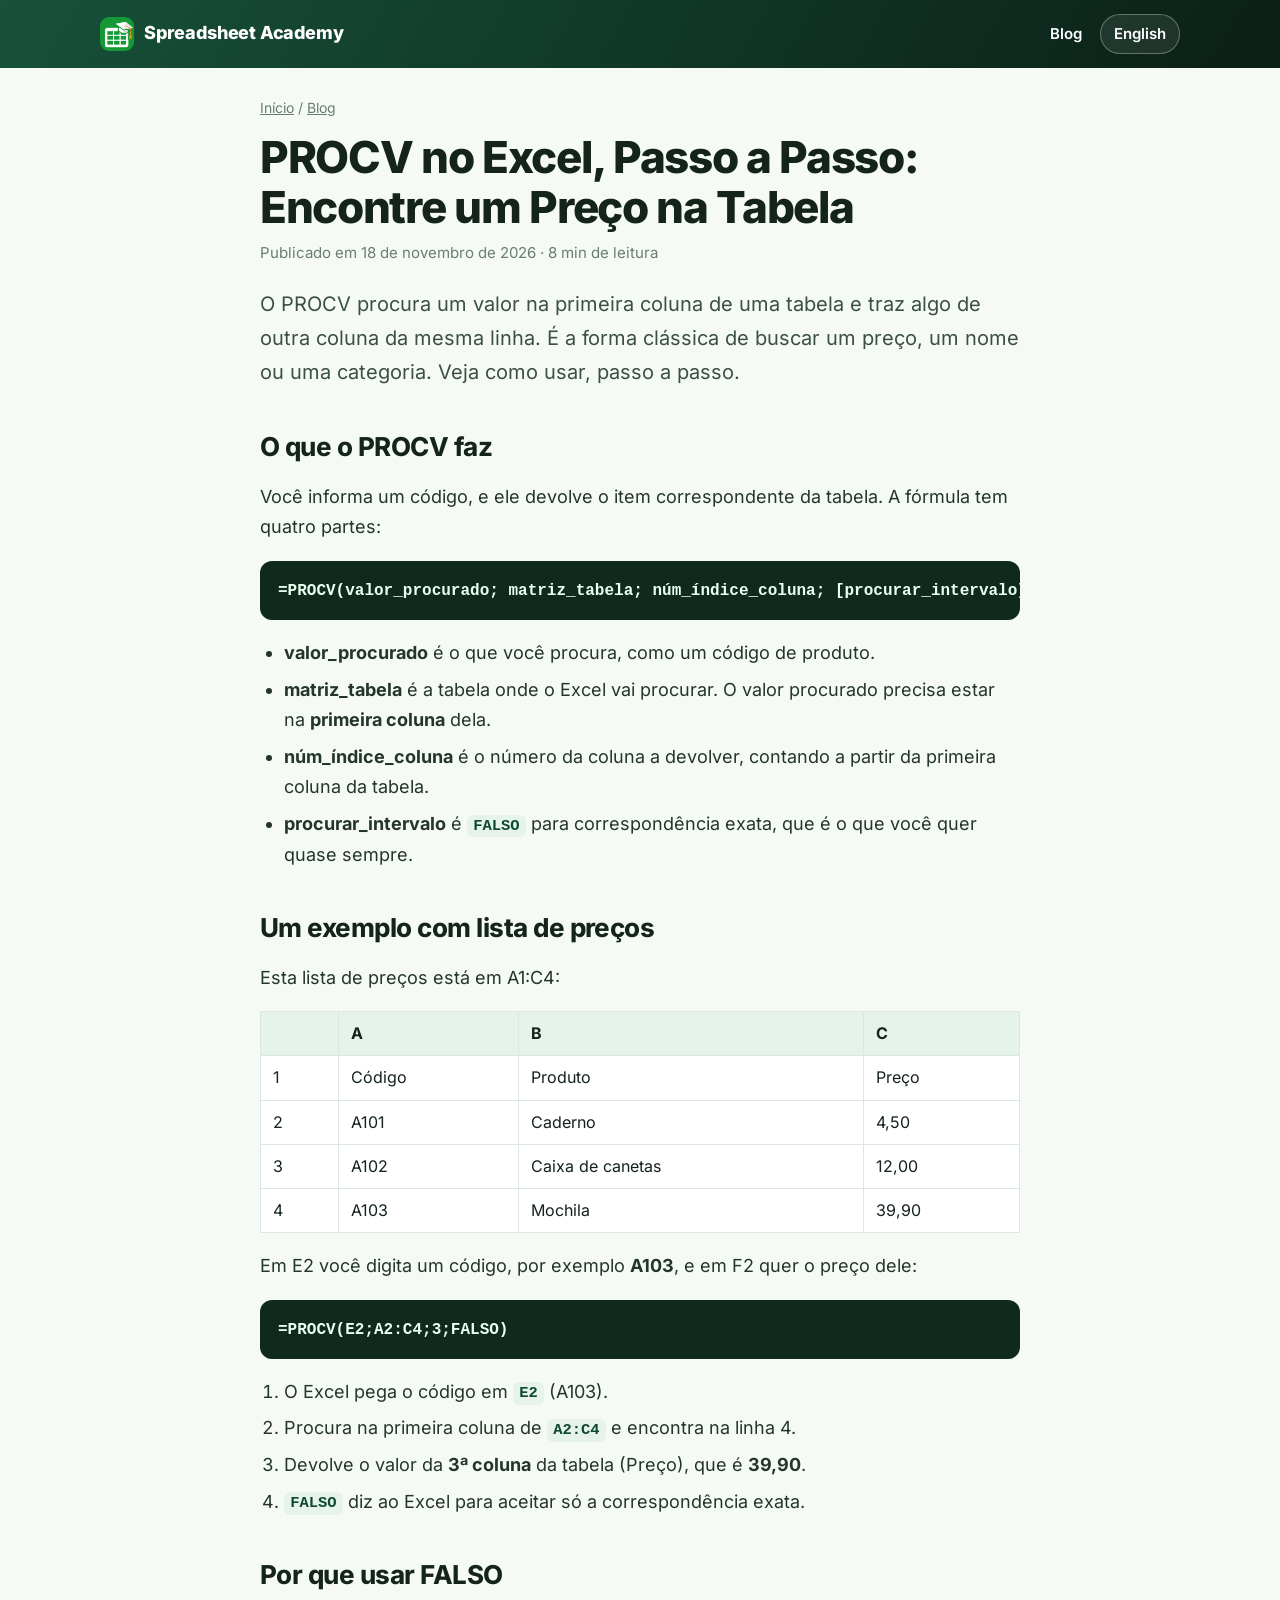
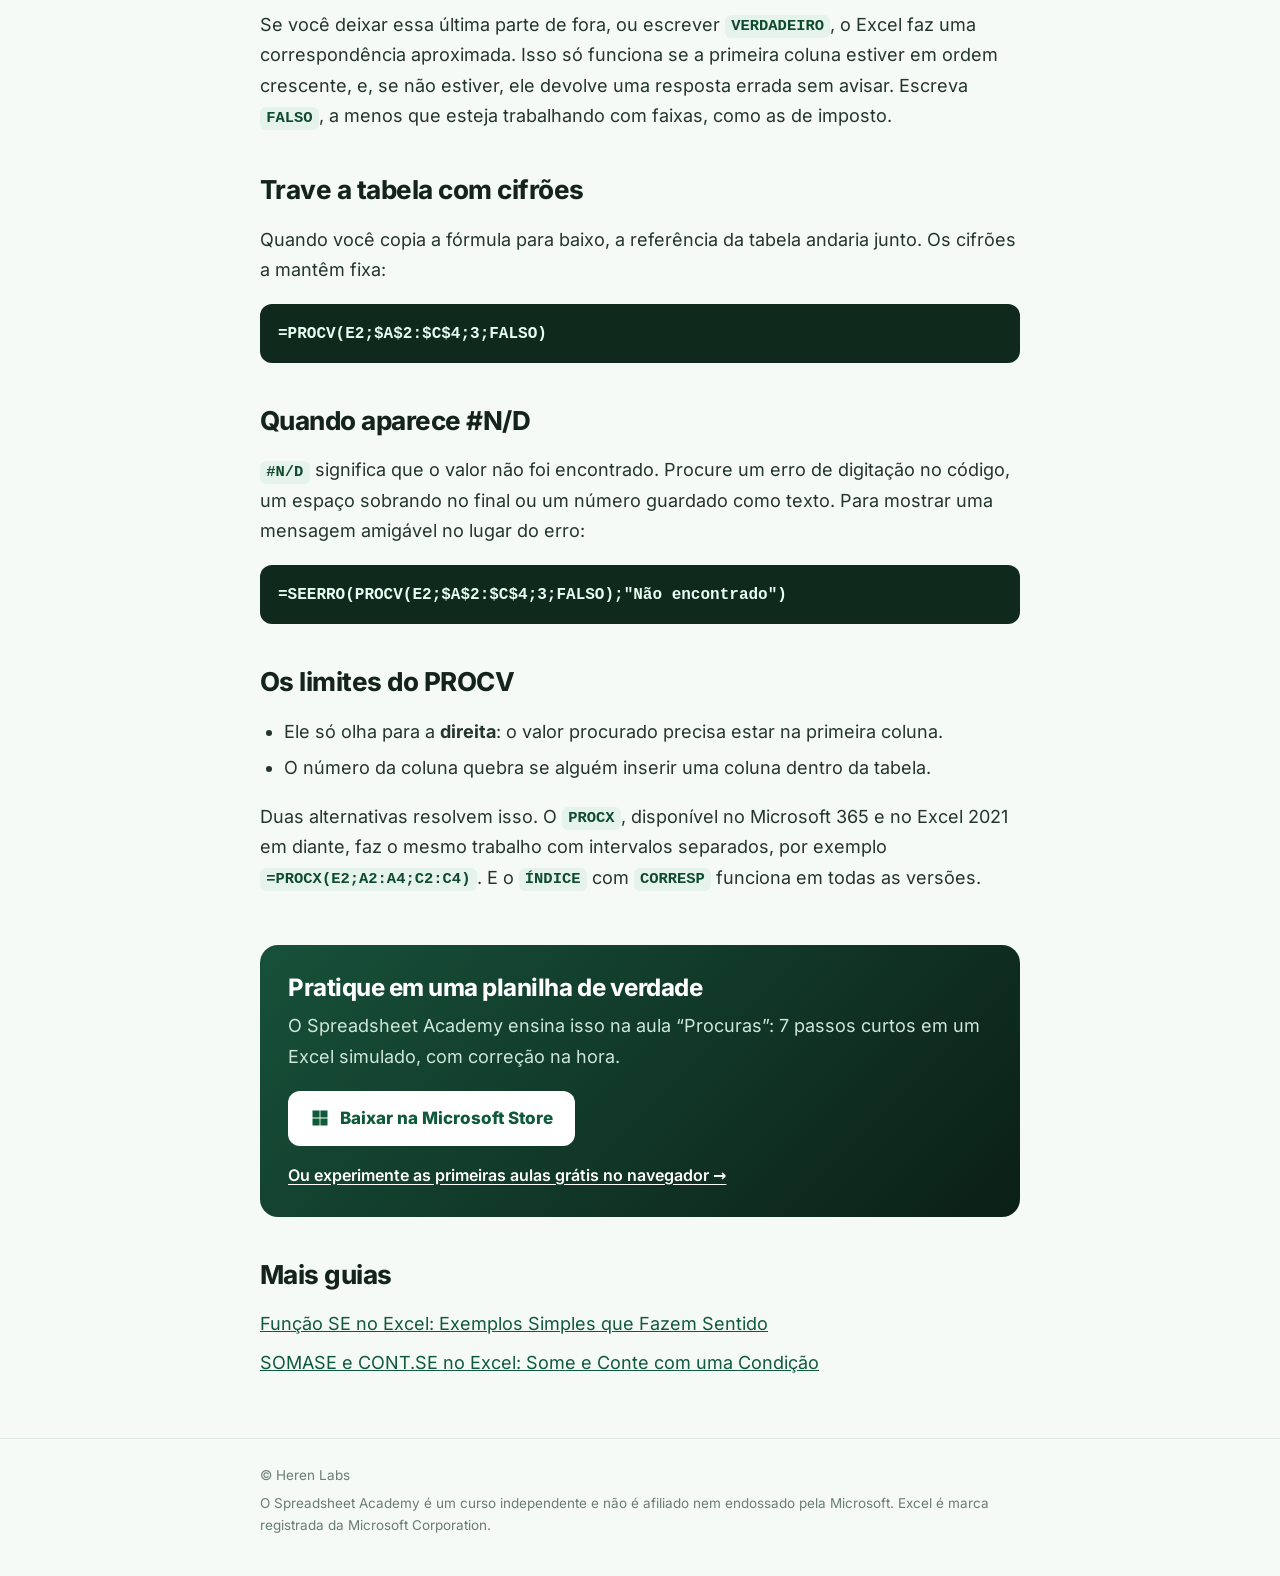
<file: pt/blog/procv-excel-passo-a-passo/index.html>
<!doctype html>
<html lang="pt-BR">
<head>
<meta charset="utf-8">
<meta name="viewport" content="width=device-width, initial-scale=1">
<script async src="https://www.googletagmanager.com/gtag/js?id=G-K9YZ1BSCE1"></script>
<script>window.dataLayer=window.dataLayer||[];function gtag(){dataLayer.push(arguments);}gtag('js',new Date());gtag('config','G-K9YZ1BSCE1');</script>
<title>PROCV no Excel, Passo a Passo: Encontre um Preço na Tabela · Spreadsheet Academy</title>
<meta name="description" content="Como usar o PROCV no Excel com uma lista de preços: os quatro argumentos, por que usar FALSO, como corrigir o erro #N/D e quando usar o PROCX.">
<link rel="canonical" href="https://learnexcel.online/pt/blog/procv-excel-passo-a-passo/">
<link rel="alternate" hreflang="en" href="https://learnexcel.online/blog/excel-vlookup-step-by-step/">
<link rel="alternate" hreflang="pt-BR" href="https://learnexcel.online/pt/blog/procv-excel-passo-a-passo/">
<link rel="alternate" hreflang="x-default" href="https://learnexcel.online/blog/excel-vlookup-step-by-step/">
<meta property="og:title" content="PROCV no Excel, Passo a Passo: Encontre um Preço na Tabela · Spreadsheet Academy">
<meta property="og:description" content="Como usar o PROCV no Excel com uma lista de preços: os quatro argumentos, por que usar FALSO, como corrigir o erro #N/D e quando usar o PROCX.">
<meta property="og:type" content="article">
<meta property="og:url" content="https://learnexcel.online/pt/blog/procv-excel-passo-a-passo/">
<meta property="og:locale" content="pt_BR">
<meta property="og:image" content="https://learnexcel.online/assets/poster-pt.jpg">
<meta name="twitter:card" content="summary_large_image">
<meta name="theme-color" content="#0f5a3a">
<link rel="icon" href="/assets/logo.png">
<link rel="stylesheet" href="/assets/blog.css">
<script type="application/ld+json">{"@context":"https://schema.org","@type":"Article","headline":"PROCV no Excel, Passo a Passo: Encontre um Preço na Tabela","description":"Como usar o PROCV no Excel com uma lista de preços: os quatro argumentos, por que usar FALSO, como corrigir o erro #N/D e quando usar o PROCX.","inLanguage":"pt-BR","datePublished":"2026-11-18","dateModified":"2026-11-18","mainEntityOfPage":"https://learnexcel.online/pt/blog/procv-excel-passo-a-passo/","image":"https://learnexcel.online/assets/poster-pt.jpg","author":{"@type":"Organization","name":"Heren Labs"},"publisher":{"@type":"Organization","name":"Heren Labs","logo":{"@type":"ImageObject","url":"https://learnexcel.online/assets/logo.png"}}}</script>
<script type="application/ld+json">{"@context":"https://schema.org","@type":"BreadcrumbList","itemListElement":[{"@type":"ListItem","position":1,"name":"Spreadsheet Academy","item":"https://learnexcel.online/pt/"},{"@type":"ListItem","position":2,"name":"Blog","item":"https://learnexcel.online/pt/blog/"},{"@type":"ListItem","position":3,"name":"PROCV no Excel, Passo a Passo: Encontre um Preço na Tabela","item":"https://learnexcel.online/pt/blog/procv-excel-passo-a-passo/"}]}</script>
</head>
<body>
<header class="bar"><div class="wrap bar-in">
  <a class="brand" href="/pt/"><img src="/assets/logo.png" alt="" width="34" height="34"><span>Spreadsheet Academy</span></a>
  <nav><a href="/pt/blog/">Blog</a><a class="pill" href="/blog/excel-vlookup-step-by-step/" hreflang="en" lang="en" title="Read this guide in English">English</a></nav>
</div></header>
<main class="wrap art">
  <nav class="crumbs" aria-label="Breadcrumb"><a href="/pt/">Início</a> / <a href="/pt/blog/">Blog</a></nav>
  <article>
    <h1>PROCV no Excel, Passo a Passo: Encontre um Preço na Tabela</h1>
    <p class="meta">Publicado em 18 de novembro de 2026 · 8 min de leitura</p>
    <p class="lead">O PROCV procura um valor na primeira coluna de uma tabela e traz algo de outra coluna da mesma linha. É a forma clássica de buscar um preço, um nome ou uma categoria. Veja como usar, passo a passo.</p>
<h2>O que o PROCV faz</h2>
<p>Você informa um código, e ele devolve o item correspondente da tabela. A fórmula tem quatro partes:</p>
<pre><code>=PROCV(valor_procurado; matriz_tabela; núm_índice_coluna; [procurar_intervalo])</code></pre>
<ul><li><b>valor_procurado</b> é o que você procura, como um código de produto.</li><li><b>matriz_tabela</b> é a tabela onde o Excel vai procurar. O valor procurado precisa estar na <b>primeira coluna</b> dela.</li><li><b>núm_índice_coluna</b> é o número da coluna a devolver, contando a partir da primeira coluna da tabela.</li><li><b>procurar_intervalo</b> é <code>FALSO</code> para correspondência exata, que é o que você quer quase sempre.</li></ul>
<h2>Um exemplo com lista de preços</h2>
<p>Esta lista de preços está em A1:C4:</p>
<div class="tw"><table><thead><tr><th></th><th>A</th><th>B</th><th>C</th></tr></thead><tbody><tr><td>1</td><td>Código</td><td>Produto</td><td>Preço</td></tr><tr><td>2</td><td>A101</td><td>Caderno</td><td>4,50</td></tr><tr><td>3</td><td>A102</td><td>Caixa de canetas</td><td>12,00</td></tr><tr><td>4</td><td>A103</td><td>Mochila</td><td>39,90</td></tr></tbody></table></div>
<p>Em E2 você digita um código, por exemplo <b>A103</b>, e em F2 quer o preço dele:</p>
<pre><code>=PROCV(E2;A2:C4;3;FALSO)</code></pre>
<ol><li>O Excel pega o código em <code>E2</code> (A103).</li><li>Procura na primeira coluna de <code>A2:C4</code> e encontra na linha 4.</li><li>Devolve o valor da <b>3ª coluna</b> da tabela (Preço), que é <b>39,90</b>.</li><li><code>FALSO</code> diz ao Excel para aceitar só a correspondência exata.</li></ol>
<h2>Por que usar FALSO</h2>
<p>Se você deixar essa última parte de fora, ou escrever <code>VERDADEIRO</code>, o Excel faz uma correspondência aproximada. Isso só funciona se a primeira coluna estiver em ordem crescente, e, se não estiver, ele devolve uma resposta errada sem avisar. Escreva <code>FALSO</code>, a menos que esteja trabalhando com faixas, como as de imposto.</p>
<h2>Trave a tabela com cifrões</h2>
<p>Quando você copia a fórmula para baixo, a referência da tabela andaria junto. Os cifrões a mantêm fixa:</p>
<pre><code>=PROCV(E2;$A$2:$C$4;3;FALSO)</code></pre>
<h2>Quando aparece #N/D</h2>
<p><code>#N/D</code> significa que o valor não foi encontrado. Procure um erro de digitação no código, um espaço sobrando no final ou um número guardado como texto. Para mostrar uma mensagem amigável no lugar do erro:</p>
<pre><code>=SEERRO(PROCV(E2;$A$2:$C$4;3;FALSO);"Não encontrado")</code></pre>
<h2>Os limites do PROCV</h2>
<ul>
<li>Ele só olha para a <b>direita</b>: o valor procurado precisa estar na primeira coluna.</li>
<li>O número da coluna quebra se alguém inserir uma coluna dentro da tabela.</li>
</ul>
<p>Duas alternativas resolvem isso. O <code>PROCX</code>, disponível no Microsoft 365 e no Excel 2021 em diante, faz o mesmo trabalho com intervalos separados, por exemplo <code>=PROCX(E2;A2:A4;C2:C4)</code>. E o <code>ÍNDICE</code> com <code>CORRESP</code> funciona em todas as versões.</p>
  </article>
  <aside class="cta-box"><h2>Pratique em uma planilha de verdade</h2><p>O Spreadsheet Academy ensina isso na aula “Procuras”: 7 passos curtos em um Excel simulado, com correção na hora.</p>
<a class="store" href="#" rel="noopener" data-store><svg viewBox="0 0 24 24" fill="currentColor" aria-hidden="true"><path d="M3 3h8.5v8.5H3zM12.5 3H21v8.5h-8.5zM3 12.5h8.5V21H3zM12.5 12.5H21V21h-8.5z"/></svg><span>Baixar na Microsoft Store</span></a>
<p class="try"><a href="/app/" onclick="try{localStorage.setItem('sa.lang.v1','pt')}catch(e){}">Ou experimente as primeiras aulas grátis no navegador &rarr;</a></p></aside>
  <section class="more"><h2>Mais guias</h2><ul><li><a href="/pt/blog/funcao-se-excel/">Função SE no Excel: Exemplos Simples que Fazem Sentido</a></li><li><a href="/pt/blog/somase-cont-se-excel/">SOMASE e CONT.SE no Excel: Some e Conte com uma Condição</a></li></ul></section>
</main>
<footer class="foot"><div class="wrap"><span>&copy; Heren Labs</span><span>O Spreadsheet Academy é um curso independente e não é afiliado nem endossado pela Microsoft. Excel é marca registrada da Microsoft Corporation.</span></div></footer>
<script src="/assets/store.js"></script>
</body>
</html>
</file>
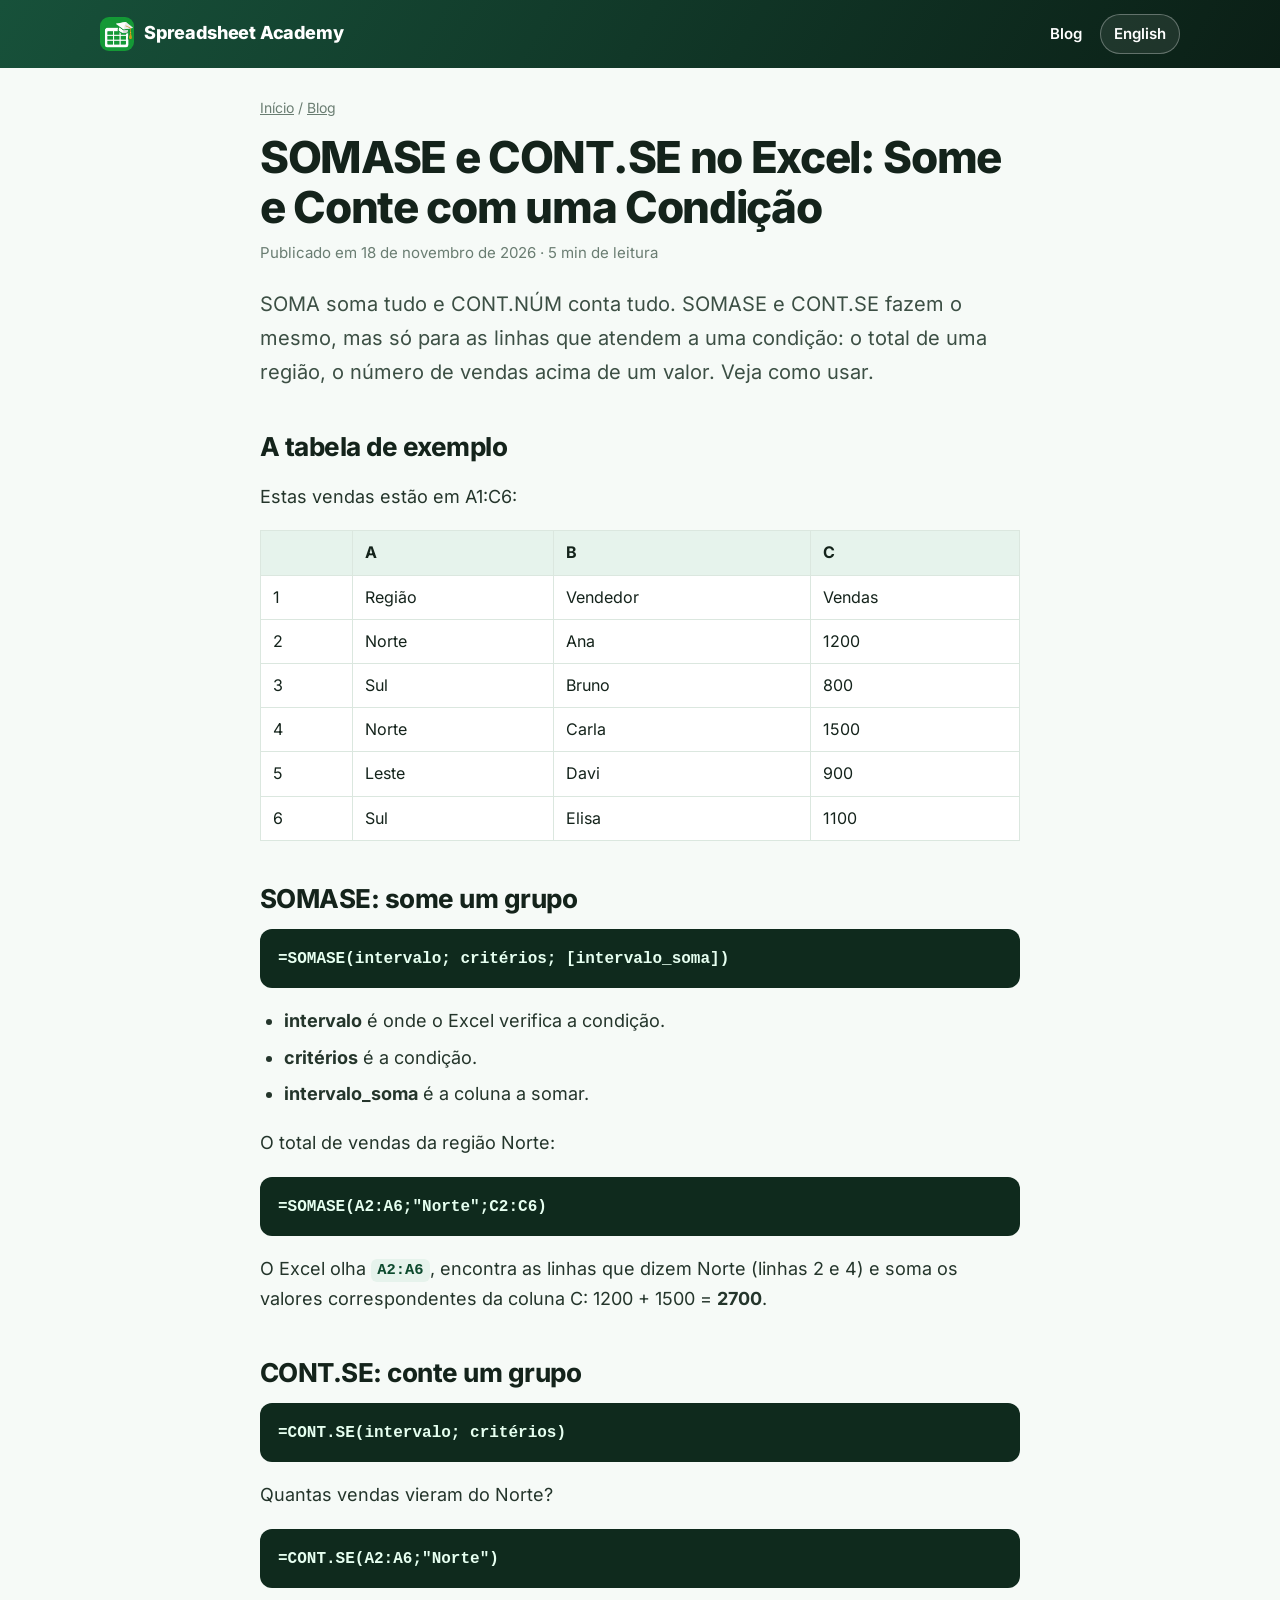
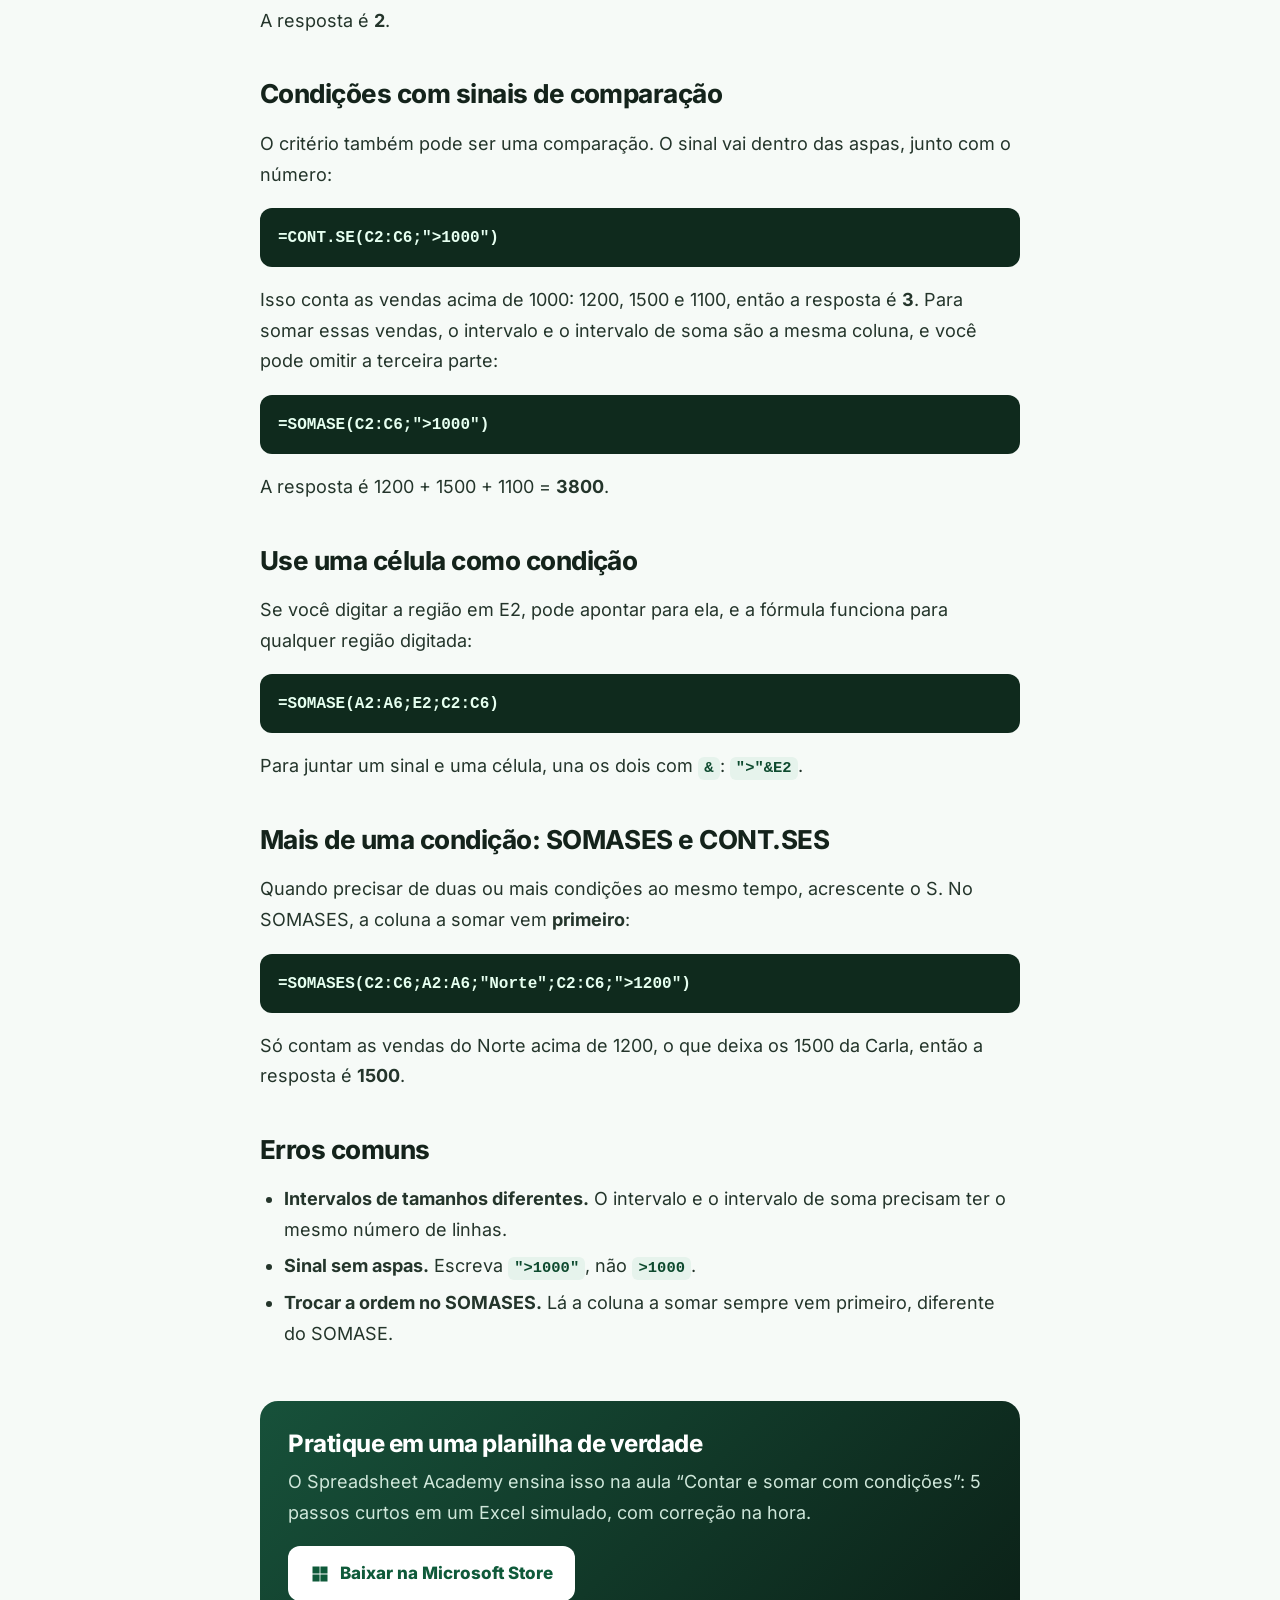
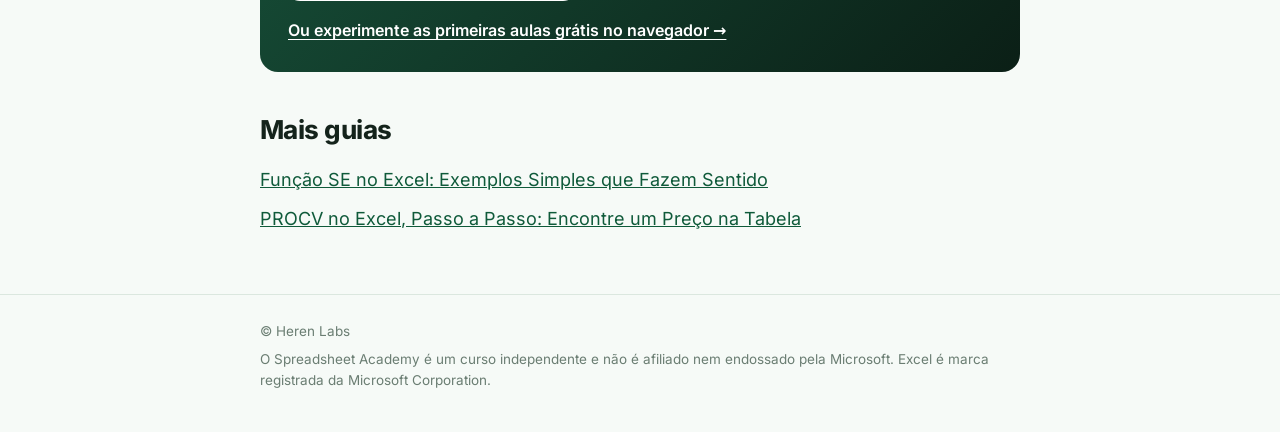
<file: pt/blog/somase-cont-se-excel/index.html>
<!doctype html>
<html lang="pt-BR">
<head>
<meta charset="utf-8">
<meta name="viewport" content="width=device-width, initial-scale=1">
<script async src="https://www.googletagmanager.com/gtag/js?id=G-K9YZ1BSCE1"></script>
<script>window.dataLayer=window.dataLayer||[];function gtag(){dataLayer.push(arguments);}gtag('js',new Date());gtag('config','G-K9YZ1BSCE1');</script>
<title>SOMASE e CONT.SE no Excel: Some e Conte com uma Condição · Spreadsheet Academy</title>
<meta name="description" content="Aprenda SOMASE e CONT.SE no Excel com uma tabela de vendas: total por região, contagem acima de um valor e como passar para o SOMASES com mais de uma condição.">
<link rel="canonical" href="https://learnexcel.online/pt/blog/somase-cont-se-excel/">
<link rel="alternate" hreflang="en" href="https://learnexcel.online/blog/excel-sumif-countif/">
<link rel="alternate" hreflang="pt-BR" href="https://learnexcel.online/pt/blog/somase-cont-se-excel/">
<link rel="alternate" hreflang="x-default" href="https://learnexcel.online/blog/excel-sumif-countif/">
<meta property="og:title" content="SOMASE e CONT.SE no Excel: Some e Conte com uma Condição · Spreadsheet Academy">
<meta property="og:description" content="Aprenda SOMASE e CONT.SE no Excel com uma tabela de vendas: total por região, contagem acima de um valor e como passar para o SOMASES com mais de uma condição.">
<meta property="og:type" content="article">
<meta property="og:url" content="https://learnexcel.online/pt/blog/somase-cont-se-excel/">
<meta property="og:locale" content="pt_BR">
<meta property="og:image" content="https://learnexcel.online/assets/poster-pt.jpg">
<meta name="twitter:card" content="summary_large_image">
<meta name="theme-color" content="#0f5a3a">
<link rel="icon" href="/assets/logo.png">
<link rel="stylesheet" href="/assets/blog.css">
<script type="application/ld+json">{"@context":"https://schema.org","@type":"Article","headline":"SOMASE e CONT.SE no Excel: Some e Conte com uma Condição","description":"Aprenda SOMASE e CONT.SE no Excel com uma tabela de vendas: total por região, contagem acima de um valor e como passar para o SOMASES com mais de uma condição.","inLanguage":"pt-BR","datePublished":"2026-11-18","dateModified":"2026-11-18","mainEntityOfPage":"https://learnexcel.online/pt/blog/somase-cont-se-excel/","image":"https://learnexcel.online/assets/poster-pt.jpg","author":{"@type":"Organization","name":"Heren Labs"},"publisher":{"@type":"Organization","name":"Heren Labs","logo":{"@type":"ImageObject","url":"https://learnexcel.online/assets/logo.png"}}}</script>
<script type="application/ld+json">{"@context":"https://schema.org","@type":"BreadcrumbList","itemListElement":[{"@type":"ListItem","position":1,"name":"Spreadsheet Academy","item":"https://learnexcel.online/pt/"},{"@type":"ListItem","position":2,"name":"Blog","item":"https://learnexcel.online/pt/blog/"},{"@type":"ListItem","position":3,"name":"SOMASE e CONT.SE no Excel: Some e Conte com uma Condição","item":"https://learnexcel.online/pt/blog/somase-cont-se-excel/"}]}</script>
</head>
<body>
<header class="bar"><div class="wrap bar-in">
  <a class="brand" href="/pt/"><img src="/assets/logo.png" alt="" width="34" height="34"><span>Spreadsheet Academy</span></a>
  <nav><a href="/pt/blog/">Blog</a><a class="pill" href="/blog/excel-sumif-countif/" hreflang="en" lang="en" title="Read this guide in English">English</a></nav>
</div></header>
<main class="wrap art">
  <nav class="crumbs" aria-label="Breadcrumb"><a href="/pt/">Início</a> / <a href="/pt/blog/">Blog</a></nav>
  <article>
    <h1>SOMASE e CONT.SE no Excel: Some e Conte com uma Condição</h1>
    <p class="meta">Publicado em 18 de novembro de 2026 · 5 min de leitura</p>
    <p class="lead">SOMA soma tudo e CONT.NÚM conta tudo. SOMASE e CONT.SE fazem o mesmo, mas só para as linhas que atendem a uma condição: o total de uma região, o número de vendas acima de um valor. Veja como usar.</p>
<h2>A tabela de exemplo</h2>
<p>Estas vendas estão em A1:C6:</p>
<div class="tw"><table><thead><tr><th></th><th>A</th><th>B</th><th>C</th></tr></thead><tbody><tr><td>1</td><td>Região</td><td>Vendedor</td><td>Vendas</td></tr><tr><td>2</td><td>Norte</td><td>Ana</td><td>1200</td></tr><tr><td>3</td><td>Sul</td><td>Bruno</td><td>800</td></tr><tr><td>4</td><td>Norte</td><td>Carla</td><td>1500</td></tr><tr><td>5</td><td>Leste</td><td>Davi</td><td>900</td></tr><tr><td>6</td><td>Sul</td><td>Elisa</td><td>1100</td></tr></tbody></table></div>
<h2>SOMASE: some um grupo</h2>
<pre><code>=SOMASE(intervalo; critérios; [intervalo_soma])</code></pre>
<ul><li><b>intervalo</b> é onde o Excel verifica a condição.</li><li><b>critérios</b> é a condição.</li><li><b>intervalo_soma</b> é a coluna a somar.</li></ul>
<p>O total de vendas da região Norte:</p>
<pre><code>=SOMASE(A2:A6;"Norte";C2:C6)</code></pre>
<p>O Excel olha <code>A2:A6</code>, encontra as linhas que dizem Norte (linhas 2 e 4) e soma os valores correspondentes da coluna C: 1200 + 1500 = <b>2700</b>.</p>
<h2>CONT.SE: conte um grupo</h2>
<pre><code>=CONT.SE(intervalo; critérios)</code></pre>
<p>Quantas vendas vieram do Norte?</p>
<pre><code>=CONT.SE(A2:A6;"Norte")</code></pre>
<p>A resposta é <b>2</b>.</p>
<h2>Condições com sinais de comparação</h2>
<p>O critério também pode ser uma comparação. O sinal vai dentro das aspas, junto com o número:</p>
<pre><code>=CONT.SE(C2:C6;"&gt;1000")</code></pre>
<p>Isso conta as vendas acima de 1000: 1200, 1500 e 1100, então a resposta é <b>3</b>. Para somar essas vendas, o intervalo e o intervalo de soma são a mesma coluna, e você pode omitir a terceira parte:</p>
<pre><code>=SOMASE(C2:C6;"&gt;1000")</code></pre>
<p>A resposta é 1200 + 1500 + 1100 = <b>3800</b>.</p>
<h2>Use uma célula como condição</h2>
<p>Se você digitar a região em E2, pode apontar para ela, e a fórmula funciona para qualquer região digitada:</p>
<pre><code>=SOMASE(A2:A6;E2;C2:C6)</code></pre>
<p>Para juntar um sinal e uma célula, una os dois com <code>&amp;</code>: <code>"&gt;"&amp;E2</code>.</p>
<h2>Mais de uma condição: SOMASES e CONT.SES</h2>
<p>Quando precisar de duas ou mais condições ao mesmo tempo, acrescente o S. No SOMASES, a coluna a somar vem <b>primeiro</b>:</p>
<pre><code>=SOMASES(C2:C6;A2:A6;"Norte";C2:C6;"&gt;1200")</code></pre>
<p>Só contam as vendas do Norte acima de 1200, o que deixa os 1500 da Carla, então a resposta é <b>1500</b>.</p>
<h2>Erros comuns</h2>
<ul>
<li><b>Intervalos de tamanhos diferentes.</b> O intervalo e o intervalo de soma precisam ter o mesmo número de linhas.</li>
<li><b>Sinal sem aspas.</b> Escreva <code>"&gt;1000"</code>, não <code>&gt;1000</code>.</li>
<li><b>Trocar a ordem no SOMASES.</b> Lá a coluna a somar sempre vem primeiro, diferente do SOMASE.</li>
</ul>
  </article>
  <aside class="cta-box"><h2>Pratique em uma planilha de verdade</h2><p>O Spreadsheet Academy ensina isso na aula “Contar e somar com condições”: 5 passos curtos em um Excel simulado, com correção na hora.</p>
<a class="store" href="#" rel="noopener" data-store><svg viewBox="0 0 24 24" fill="currentColor" aria-hidden="true"><path d="M3 3h8.5v8.5H3zM12.5 3H21v8.5h-8.5zM3 12.5h8.5V21H3zM12.5 12.5H21V21h-8.5z"/></svg><span>Baixar na Microsoft Store</span></a>
<p class="try"><a href="/app/" onclick="try{localStorage.setItem('sa.lang.v1','pt')}catch(e){}">Ou experimente as primeiras aulas grátis no navegador &rarr;</a></p></aside>
  <section class="more"><h2>Mais guias</h2><ul><li><a href="/pt/blog/funcao-se-excel/">Função SE no Excel: Exemplos Simples que Fazem Sentido</a></li><li><a href="/pt/blog/procv-excel-passo-a-passo/">PROCV no Excel, Passo a Passo: Encontre um Preço na Tabela</a></li></ul></section>
</main>
<footer class="foot"><div class="wrap"><span>&copy; Heren Labs</span><span>O Spreadsheet Academy é um curso independente e não é afiliado nem endossado pela Microsoft. Excel é marca registrada da Microsoft Corporation.</span></div></footer>
<script src="/assets/store.js"></script>
</body>
</html>
</file>
<file: app/css/fonts.css>
/* Self-hosted fonts (generated by scripts/fetch-fonts.js). */
/* latin-ext */
@font-face {
  font-family: 'Inter';
  font-style: normal;
  font-weight: 400;
  font-display: swap;
  src: url(../assets/fonts/Inter-latin-ext-0.woff2) format('woff2');
  unicode-range: U+0100-02BA, U+02BD-02C5, U+02C7-02CC, U+02CE-02D7, U+02DD-02FF, U+0304, U+0308, U+0329, U+1D00-1DBF, U+1E00-1E9F, U+1EF2-1EFF, U+2020, U+20A0-20AB, U+20AD-20C4, U+2113, U+2C60-2C7F, U+A720-A7FF;
}
/* latin */
@font-face {
  font-family: 'Inter';
  font-style: normal;
  font-weight: 400;
  font-display: swap;
  src: url(../assets/fonts/Inter-latin-1.woff2) format('woff2');
  unicode-range: U+0000-00FF, U+0131, U+0152-0153, U+02BB-02BC, U+02C6, U+02DA, U+02DC, U+0304, U+0308, U+0329, U+2000-206F, U+20AC, U+2122, U+2191, U+2193, U+2212, U+2215, U+FEFF, U+FFFD;
}
/* latin-ext */
@font-face {
  font-family: 'Inter';
  font-style: normal;
  font-weight: 500;
  font-display: swap;
  src: url(../assets/fonts/Inter-latin-ext-0.woff2) format('woff2');
  unicode-range: U+0100-02BA, U+02BD-02C5, U+02C7-02CC, U+02CE-02D7, U+02DD-02FF, U+0304, U+0308, U+0329, U+1D00-1DBF, U+1E00-1E9F, U+1EF2-1EFF, U+2020, U+20A0-20AB, U+20AD-20C4, U+2113, U+2C60-2C7F, U+A720-A7FF;
}
/* latin */
@font-face {
  font-family: 'Inter';
  font-style: normal;
  font-weight: 500;
  font-display: swap;
  src: url(../assets/fonts/Inter-latin-1.woff2) format('woff2');
  unicode-range: U+0000-00FF, U+0131, U+0152-0153, U+02BB-02BC, U+02C6, U+02DA, U+02DC, U+0304, U+0308, U+0329, U+2000-206F, U+20AC, U+2122, U+2191, U+2193, U+2212, U+2215, U+FEFF, U+FFFD;
}
/* latin-ext */
@font-face {
  font-family: 'Inter';
  font-style: normal;
  font-weight: 600;
  font-display: swap;
  src: url(../assets/fonts/Inter-latin-ext-0.woff2) format('woff2');
  unicode-range: U+0100-02BA, U+02BD-02C5, U+02C7-02CC, U+02CE-02D7, U+02DD-02FF, U+0304, U+0308, U+0329, U+1D00-1DBF, U+1E00-1E9F, U+1EF2-1EFF, U+2020, U+20A0-20AB, U+20AD-20C4, U+2113, U+2C60-2C7F, U+A720-A7FF;
}
/* latin */
@font-face {
  font-family: 'Inter';
  font-style: normal;
  font-weight: 600;
  font-display: swap;
  src: url(../assets/fonts/Inter-latin-1.woff2) format('woff2');
  unicode-range: U+0000-00FF, U+0131, U+0152-0153, U+02BB-02BC, U+02C6, U+02DA, U+02DC, U+0304, U+0308, U+0329, U+2000-206F, U+20AC, U+2122, U+2191, U+2193, U+2212, U+2215, U+FEFF, U+FFFD;
}
/* latin-ext */
@font-face {
  font-family: 'Inter';
  font-style: normal;
  font-weight: 700;
  font-display: swap;
  src: url(../assets/fonts/Inter-latin-ext-0.woff2) format('woff2');
  unicode-range: U+0100-02BA, U+02BD-02C5, U+02C7-02CC, U+02CE-02D7, U+02DD-02FF, U+0304, U+0308, U+0329, U+1D00-1DBF, U+1E00-1E9F, U+1EF2-1EFF, U+2020, U+20A0-20AB, U+20AD-20C4, U+2113, U+2C60-2C7F, U+A720-A7FF;
}
/* latin */
@font-face {
  font-family: 'Inter';
  font-style: normal;
  font-weight: 700;
  font-display: swap;
  src: url(../assets/fonts/Inter-latin-1.woff2) format('woff2');
  unicode-range: U+0000-00FF, U+0131, U+0152-0153, U+02BB-02BC, U+02C6, U+02DA, U+02DC, U+0304, U+0308, U+0329, U+2000-206F, U+20AC, U+2122, U+2191, U+2193, U+2212, U+2215, U+FEFF, U+FFFD;
}
/* latin-ext */
@font-face {
  font-family: 'JetBrains Mono';
  font-style: normal;
  font-weight: 500;
  font-display: swap;
  src: url(../assets/fonts/JetBrainsMono-latin-ext-2.woff2) format('woff2');
  unicode-range: U+0100-02BA, U+02BD-02C5, U+02C7-02CC, U+02CE-02D7, U+02DD-02FF, U+0304, U+0308, U+0329, U+1D00-1DBF, U+1E00-1E9F, U+1EF2-1EFF, U+2020, U+20A0-20AB, U+20AD-20C4, U+2113, U+2C60-2C7F, U+A720-A7FF;
}
/* latin */
@font-face {
  font-family: 'JetBrains Mono';
  font-style: normal;
  font-weight: 500;
  font-display: swap;
  src: url(../assets/fonts/JetBrainsMono-latin-3.woff2) format('woff2');
  unicode-range: U+0000-00FF, U+0131, U+0152-0153, U+02BB-02BC, U+02C6, U+02DA, U+02DC, U+0304, U+0308, U+0329, U+2000-206F, U+20AC, U+2122, U+2191, U+2193, U+2212, U+2215, U+FEFF, U+FFFD;
}
/* latin-ext */
@font-face {
  font-family: 'JetBrains Mono';
  font-style: normal;
  font-weight: 600;
  font-display: swap;
  src: url(../assets/fonts/JetBrainsMono-latin-ext-2.woff2) format('woff2');
  unicode-range: U+0100-02BA, U+02BD-02C5, U+02C7-02CC, U+02CE-02D7, U+02DD-02FF, U+0304, U+0308, U+0329, U+1D00-1DBF, U+1E00-1E9F, U+1EF2-1EFF, U+2020, U+20A0-20AB, U+20AD-20C4, U+2113, U+2C60-2C7F, U+A720-A7FF;
}
/* latin */
@font-face {
  font-family: 'JetBrains Mono';
  font-style: normal;
  font-weight: 600;
  font-display: swap;
  src: url(../assets/fonts/JetBrainsMono-latin-3.woff2) format('woff2');
  unicode-range: U+0000-00FF, U+0131, U+0152-0153, U+02BB-02BC, U+02C6, U+02DA, U+02DC, U+0304, U+0308, U+0329, U+2000-206F, U+20AC, U+2122, U+2191, U+2193, U+2212, U+2215, U+FEFF, U+FFFD;
}
/* latin-ext */
@font-face {
  font-family: 'JetBrains Mono';
  font-style: normal;
  font-weight: 700;
  font-display: swap;
  src: url(../assets/fonts/JetBrainsMono-latin-ext-2.woff2) format('woff2');
  unicode-range: U+0100-02BA, U+02BD-02C5, U+02C7-02CC, U+02CE-02D7, U+02DD-02FF, U+0304, U+0308, U+0329, U+1D00-1DBF, U+1E00-1E9F, U+1EF2-1EFF, U+2020, U+20A0-20AB, U+20AD-20C4, U+2113, U+2C60-2C7F, U+A720-A7FF;
}
/* latin */
@font-face {
  font-family: 'JetBrains Mono';
  font-style: normal;
  font-weight: 700;
  font-display: swap;
  src: url(../assets/fonts/JetBrainsMono-latin-3.woff2) format('woff2');
  unicode-range: U+0000-00FF, U+0131, U+0152-0153, U+02BB-02BC, U+02C6, U+02DA, U+02DC, U+0304, U+0308, U+0329, U+2000-206F, U+20AC, U+2122, U+2191, U+2193, U+2212, U+2215, U+FEFF, U+FFFD;
}
/* latin-ext */
@font-face {
  font-family: 'Sora';
  font-style: normal;
  font-weight: 600;
  font-display: swap;
  src: url(../assets/fonts/Sora-latin-ext-4.woff2) format('woff2');
  unicode-range: U+0100-02BA, U+02BD-02C5, U+02C7-02CC, U+02CE-02D7, U+02DD-02FF, U+0304, U+0308, U+0329, U+1D00-1DBF, U+1E00-1E9F, U+1EF2-1EFF, U+2020, U+20A0-20AB, U+20AD-20C4, U+2113, U+2C60-2C7F, U+A720-A7FF;
}
/* latin */
@font-face {
  font-family: 'Sora';
  font-style: normal;
  font-weight: 600;
  font-display: swap;
  src: url(../assets/fonts/Sora-latin-5.woff2) format('woff2');
  unicode-range: U+0000-00FF, U+0131, U+0152-0153, U+02BB-02BC, U+02C6, U+02DA, U+02DC, U+0304, U+0308, U+0329, U+2000-206F, U+20AC, U+2122, U+2191, U+2193, U+2212, U+2215, U+FEFF, U+FFFD;
}
/* latin-ext */
@font-face {
  font-family: 'Sora';
  font-style: normal;
  font-weight: 700;
  font-display: swap;
  src: url(../assets/fonts/Sora-latin-ext-4.woff2) format('woff2');
  unicode-range: U+0100-02BA, U+02BD-02C5, U+02C7-02CC, U+02CE-02D7, U+02DD-02FF, U+0304, U+0308, U+0329, U+1D00-1DBF, U+1E00-1E9F, U+1EF2-1EFF, U+2020, U+20A0-20AB, U+20AD-20C4, U+2113, U+2C60-2C7F, U+A720-A7FF;
}
/* latin */
@font-face {
  font-family: 'Sora';
  font-style: normal;
  font-weight: 700;
  font-display: swap;
  src: url(../assets/fonts/Sora-latin-5.woff2) format('woff2');
  unicode-range: U+0000-00FF, U+0131, U+0152-0153, U+02BB-02BC, U+02C6, U+02DA, U+02DC, U+0304, U+0308, U+0329, U+2000-206F, U+20AC, U+2122, U+2191, U+2193, U+2212, U+2215, U+FEFF, U+FFFD;
}
/* latin-ext */
@font-face {
  font-family: 'Sora';
  font-style: normal;
  font-weight: 800;
  font-display: swap;
  src: url(../assets/fonts/Sora-latin-ext-4.woff2) format('woff2');
  unicode-range: U+0100-02BA, U+02BD-02C5, U+02C7-02CC, U+02CE-02D7, U+02DD-02FF, U+0304, U+0308, U+0329, U+1D00-1DBF, U+1E00-1E9F, U+1EF2-1EFF, U+2020, U+20A0-20AB, U+20AD-20C4, U+2113, U+2C60-2C7F, U+A720-A7FF;
}
/* latin */
@font-face {
  font-family: 'Sora';
  font-style: normal;
  font-weight: 800;
  font-display: swap;
  src: url(../assets/fonts/Sora-latin-5.woff2) format('woff2');
  unicode-range: U+0000-00FF, U+0131, U+0152-0153, U+02BB-02BC, U+02C6, U+02DA, U+02DC, U+0304, U+0308, U+0329, U+2000-206F, U+20AC, U+2122, U+2191, U+2193, U+2212, U+2215, U+FEFF, U+FFFD;
}
</file>
<file: app/css/styles.css>
/* Spreadsheet Academy design system
   Identity: deep ink + electric violet, amber as the single accent, mint for success.
   Type: Sora (display) · Inter (UI) · JetBrains Mono (formulas & keys). */

:root {
  --bg: #f4f7f5; --surface: #ffffff; --surface-2: #eef4f0; --surface-3: #e1ebe5;
  --ink: #14231b; --ink-2: #3f5247; --ink-3: #6f8277; --line: #dfe8e3; --line-2: #c9d7cf;
  --brand: #107c41; --brand-2: #0b5d31; --brand-soft: #e2f1e8; --on-brand: #ffffff; --excel-dark: #185c37; --excel-mid: #21a366; --excel-lite: #33c481;
  --accent: #ffb900; --accent-soft: #fff4d1;
  --ok: #0c9a62; --ok-soft: #ddf6ea; --ok-ink: #075c3a;
  --bad: #d92d3a; --bad-soft: #fde8ea; --bad-ink: #8c1620;
  --tone: #107c41; --tone-soft: #e2f1e8;
  --grid-line: #dde5e0; --grid-head: #f0f3f1; --sel-bg: rgba(16, 124, 65, .10);
  --shadow-s: 0 1px 2px rgba(16, 36, 26, .07), 0 1px 1px rgba(16, 36, 26, .04);
  --shadow-m: 0 8px 28px -10px rgba(16, 60, 36, .20), 0 2px 6px rgba(16, 36, 26, .05);
  --shadow-l: 0 30px 70px -24px rgba(16, 60, 36, .32);
  --r: 14px; --r-s: 9px;
  --f-ui: 'Inter', system-ui, -apple-system, 'Segoe UI', Roboto, sans-serif;
  --f-display: 'Sora', 'Inter', system-ui, sans-serif;
  --f-mono: 'JetBrains Mono', ui-monospace, 'Cascadia Code', Consolas, monospace;
  color-scheme: light only;
}

.tone-violet { --tone: #107c41; --tone-soft: #e2f1e8; }
.tone-teal { --tone: #0f6cbd; --tone-soft: #e1eefa; }
.tone-amber { --tone: #c2410c; --tone-soft: #ffe9dc; }


* { box-sizing: border-box; }
[hidden] { display: none !important; }
html { -webkit-text-size-adjust: 100%; }
body { margin: 0; background: var(--bg); color: var(--ink); font: 400 16px/1.55 var(--f-ui); -webkit-font-smoothing: antialiased; }
h1, h2, h3 { font-family: var(--f-display); letter-spacing: -.02em; line-height: 1.15; margin: 0; }
p { margin: 0; }
a { color: inherit; text-decoration: none; }
code { font: 500 .88em var(--f-mono); background: var(--brand-soft); color: var(--brand-2); padding: .12em .45em; border-radius: 6px; white-space: nowrap; }

kbd { font: 600 .82em var(--f-mono); background: var(--surface); border: 1px solid var(--line-2); border-bottom-width: 2px; border-radius: 6px; padding: .08em .45em; }
button { font: inherit; color: inherit; cursor: pointer; }
:focus-visible { outline: 3px solid color-mix(in srgb, var(--brand) 55%, transparent); outline-offset: 2px; }
.wrap { width: min(1180px, 100% - 40px); margin-inline: auto; }
.muted { color: var(--ink-3); } .small { font-size: .85rem; }
.ico { width: 1.15em; height: 1.15em; flex: none; }

/* ── buttons & pills ── */
.btn { display: inline-flex; align-items: center; justify-content: center; gap: .55em; border: 1px solid transparent; border-radius: 11px; padding: .62em 1.05em; font-weight: 600; font-size: .95rem; line-height: 1.2; transition: transform .12s, background .15s, box-shadow .15s, border-color .15s; white-space: nowrap; }
.btn:active { transform: translateY(1px); }
.btn:disabled { opacity: .5; cursor: not-allowed; }
.btn-primary { background: var(--brand); color: var(--on-brand); box-shadow: 0 6px 16px -6px color-mix(in srgb, var(--brand) 70%, transparent); }
.btn-primary:hover { background: var(--brand-2); }
.btn-secondary { background: var(--surface); border-color: var(--line-2); color: var(--ink); }
.btn-secondary:hover { border-color: var(--brand); color: var(--brand); }
.btn-ghost { background: transparent; border-color: var(--line-2); color: var(--ink); }
.btn-ghost:hover { background: var(--surface); border-color: var(--brand); }
.btn-quiet { background: transparent; color: var(--ink-2); padding: .55em .8em; }
.btn-quiet:hover { background: var(--surface-2); color: var(--ink); }
.btn-lg { padding: .85em 1.35em; font-size: 1rem; border-radius: 13px; }
.btn-sm { padding: .4em .8em; font-size: .85rem; }
.btn-sub { font-weight: 500; opacity: .8; border-left: 1px solid currentColor; padding-left: .7em; margin-left: .1em; max-width: 190px; overflow: hidden; text-overflow: ellipsis; }
.icon-btn { display: grid; place-items: center; width: 40px; height: 40px; border-radius: 11px; border: 1px solid var(--line); background: var(--surface); }
.icon-btn:hover { border-color: var(--brand); color: var(--brand); }
.pill { display: inline-flex; align-items: center; gap: .4em; padding: .38em .8em; border-radius: 999px; background: var(--surface); border: 1px solid var(--line); font-size: .85rem; font-weight: 600; color: var(--ink-2); }
.pill b { color: var(--ink); font-variant-numeric: tabular-nums; }
.pill.xp .ico { color: var(--accent); }
.pill.streak .ico { color: var(--ink-3); } .pill.streak.on .ico { color: #ff6a3d; }
.pill.lvl { background: var(--brand-soft); border-color: transparent; color: var(--brand); }

/* ── nav ── */
.nav { position: sticky; top: 0; z-index: 20; background: color-mix(in srgb, var(--bg) 82%, transparent); backdrop-filter: blur(12px); border-bottom: 1px solid var(--line); }
.nav-in { display: flex; align-items: center; justify-content: space-between; height: 64px; }
.brand { display: flex; align-items: center; gap: .6rem; white-space: nowrap; font: 800 1.2rem var(--f-display); letter-spacing: -.03em; }
.logo { width: 32px; height: 32px; }
.nav-r { display: flex; gap: .5rem; flex-wrap: wrap; justify-content: flex-end; }

/* ── hero ── */
.hero { display: grid; grid-template-columns: 1.05fr .95fr; gap: 56px; align-items: center; padding: 64px 0 36px; }
.eyebrow { display: inline-block; font: 600 .78rem var(--f-mono); letter-spacing: .06em; text-transform: uppercase; color: var(--brand); background: var(--brand-soft); padding: .4em .9em; border-radius: 999px; margin-bottom: 18px; }
.hero h1 { font-size: clamp(2.3rem, 5vw, 3.7rem); font-weight: 800; letter-spacing: -.04em; }
.hero h1 em { font-style: normal; background: linear-gradient(100deg, var(--excel-dark), var(--excel-mid) 60%, var(--excel-lite)); -webkit-background-clip: text; background-clip: text; color: transparent; }
.lead { font-size: 1.15rem; color: var(--ink-2); max-width: 34em; margin: 20px 0 28px; }
.hero-cta { display: flex; gap: 12px; flex-wrap: wrap; }
.points { list-style: none; display: flex; gap: 22px; flex-wrap: wrap; padding: 0; margin: 28px 0 0; color: var(--ink-2); font-size: .92rem; font-weight: 500; }
.points li { display: flex; align-items: center; gap: .5em; } .points .ico { color: var(--ok); }
.hero-art { position: relative; }
.hero-art::before { content: ''; position: absolute; inset: -30px -20px -10px 30px; background: radial-gradient(60% 60% at 60% 40%, color-mix(in srgb, var(--brand) 28%, transparent), transparent 70%); filter: blur(10px); z-index: 0; }
.mock { position: relative; z-index: 1; background: var(--surface); border: 1px solid var(--line); border-radius: 18px; box-shadow: var(--shadow-l); padding: 14px; transform: rotate(1.2deg); }
.mock-bar { display: flex; align-items: center; gap: 10px; border: 1px solid var(--line); border-radius: 10px; padding: 7px 10px; font: 500 .88rem var(--f-mono); background: var(--surface-2); }
.mock-name { padding-right: 10px; border-right: 1px solid var(--line-2); color: var(--ink-2); }
.mock-bar i { font-style: italic; color: var(--ink-3); }
.mock-f { flex: 1; min-height: 1.4em; }
.typing { display: inline-block; overflow: hidden; white-space: nowrap; vertical-align: bottom; width: 0; border-right: 2px solid var(--brand); animation: type 2.8s steps(27) .7s forwards, caret .8s step-end infinite; }
@keyframes type { to { width: 27ch; } } @keyframes caret { 50% { border-color: transparent; } }
.mock-grid { display: grid; grid-template-columns: 30px repeat(4, 1fr); margin-top: 10px; border: 1px solid var(--grid-line); border-radius: 9px; overflow: hidden; font-size: .86rem; }
.mock-grid > * { padding: 8px 10px; border-right: 1px solid var(--grid-line); border-bottom: 1px solid var(--grid-line); white-space: nowrap; }
.mock-grid .mh { background: var(--grid-head); color: var(--ink-3); font-weight: 600; text-align: center; padding-inline: 4px; }
.mock-grid .th { font-weight: 700; } .mock-grid .num { text-align: right; font-variant-numeric: tabular-nums; }
.mock-grid .hit { animation: hit .5s 3.6s forwards; }
@keyframes hit { to { background: var(--brand-soft); box-shadow: inset 0 0 0 2px var(--brand); } }
.mock-toast { position: absolute; right: -14px; bottom: -40px; display: flex; gap: 10px; align-items: center; background: var(--ok); color: #fff; padding: 11px 16px; border-radius: 13px; box-shadow: var(--shadow-m); opacity: 0; transform: translateY(10px); animation: rise .45s 4s forwards; }
.mock-toast div { display: flex; flex-direction: column; line-height: 1.2; font-size: .9rem; } .mock-toast span { opacity: .85; font-size: .8rem; }
@keyframes rise { to { opacity: 1; transform: none; } }

/* ── stats ── */
.stats { display: grid; grid-template-columns: repeat(3, 1fr); gap: 16px; padding: 28px 0 8px; }
.stat { background: var(--surface); border: 1px solid var(--line); border-radius: var(--r); padding: 18px 20px; box-shadow: var(--shadow-s); display: flex; flex-direction: column; gap: 6px; }
.stat-k { font: 600 .75rem var(--f-mono); text-transform: uppercase; letter-spacing: .07em; color: var(--ink-3); }
.stat b { font: 700 1.55rem var(--f-display); } .stat b small { font: 500 .95rem var(--f-ui); color: var(--ink-3); }
.stat-s { font-size: .85rem; color: var(--ink-3); }
.bar { height: 8px; background: var(--surface-3); border-radius: 99px; overflow: hidden; }
.bar i { display: block; height: 100%; background: var(--tone, var(--brand)); border-radius: 99px; transition: width .5s; }
.bar-sm { height: 6px; } .stat .bar i { background: linear-gradient(90deg, var(--excel-mid), var(--excel-lite)); }

/* ── tracks & lesson cards ── */
.tracks { padding: 44px 0 20px; }
.sec-head { margin-bottom: 26px; } .sec-head h2 { font-size: 1.9rem; } .sec-head p { color: var(--ink-3); margin-top: 6px; }
.track { margin-bottom: 44px; }
.track-head { display: flex; justify-content: space-between; align-items: center; gap: 20px; padding: 22px 26px; border-radius: var(--r); background: linear-gradient(120deg, var(--tone-soft), transparent 85%); border: 1px solid color-mix(in srgb, var(--tone) 22%, var(--line)); margin-bottom: 16px; }
.lvl-badge { display: inline-block; font: 700 .72rem var(--f-mono); letter-spacing: .08em; text-transform: uppercase; color: var(--tone); margin-bottom: 8px; }
.track-head h2 { font-size: 1.6rem; } .track-head p { color: var(--ink-2); margin-top: 6px; max-width: 46em; }
.track-meta { display: flex; gap: 18px; margin-top: 12px; font-size: .85rem; color: var(--ink-3); font-weight: 500; } .track-meta span { display: inline-flex; align-items: center; gap: .4em; }
.ring { --p: 0; flex: none; width: 70px; height: 70px; border-radius: 50%; display: grid; place-items: center; position: relative; background: conic-gradient(var(--tone) calc(var(--p) * 1%), var(--surface-3) 0); }
.ring::before { content: ''; position: absolute; inset: 7px; border-radius: 50%; background: var(--surface); }
.ring span { position: relative; font: 700 .85rem var(--f-display); }
.lcards { display: grid; grid-template-columns: repeat(auto-fill, minmax(260px, 1fr)); gap: 16px; }
.lcard { display: flex; flex-direction: column; gap: 10px; background: var(--surface); border: 1px solid var(--line); border-radius: var(--r); padding: 20px; box-shadow: var(--shadow-s); transition: transform .18s, box-shadow .18s, border-color .18s; }
.lcard:hover { transform: translateY(-3px); box-shadow: var(--shadow-m); border-color: var(--tone); }
.lcard-top { display: flex; justify-content: space-between; align-items: center; }
.lnum { width: 32px; height: 32px; border-radius: 10px; display: grid; place-items: center; font: 700 .95rem var(--f-display); background: var(--tone-soft); color: var(--tone); }
.lcard[data-state=done] .lnum { background: var(--ok); color: #fff; } .lnum .ico { width: 1em; height: 1em; stroke-width: 3; }
.lstate { font: 600 .74rem var(--f-mono); text-transform: uppercase; letter-spacing: .06em; color: var(--tone); }
.lcard[data-state=done] .lstate { color: var(--ok); }
.lcard h3 { font-size: 1.12rem; } .lcard p { font-size: .9rem; color: var(--ink-2); flex: 1; }
.chips { display: flex; flex-wrap: wrap; gap: 6px; } .chips span { font: 500 .72rem var(--f-mono); padding: .25em .6em; border-radius: 6px; background: var(--surface-2); color: var(--ink-2); }
.lmeta { display: flex; gap: 14px; font-size: .8rem; color: var(--ink-3); }
.foot-site { border-top: 1px solid var(--line); margin-top: 30px; padding: 28px 0 40px; color: var(--ink-3); font-size: .85rem; }
.foot-site .wrap { display: flex; justify-content: space-between; gap: 20px; flex-wrap: wrap; align-items: center; }
.link { background: none; border: 0; color: var(--ink-3); text-decoration: underline; padding: 0; } .link:hover { color: var(--bad); }

/* ── modals ── */
.overlay { position: fixed; inset: 0; z-index: 60; background: rgba(15, 11, 50, .55); backdrop-filter: blur(4px); display: grid; place-items: center; padding: 20px; animation: fade .2s; }
@keyframes fade { from { opacity: 0; } }
.modal { position: relative; width: min(520px, 100%); background: var(--surface); border-radius: 20px; padding: 30px; box-shadow: var(--shadow-l); animation: pop .28s cubic-bezier(.2, .9, .3, 1.2); }
@keyframes pop { from { transform: translateY(12px) scale(.96); opacity: 0; } }
.modal h2 { font-size: 1.5rem; margin-bottom: 6px; } .modal .muted { margin-bottom: 18px; }
.modal-x { position: absolute; right: 16px; top: 16px; width: 34px; height: 34px; }
.choice { display: grid; grid-template-columns: 1fr auto; gap: 2px 12px; align-items: center; padding: 16px 18px; border: 1px solid var(--line); border-radius: 13px; margin-top: 10px; transition: border-color .15s, background .15s; }
.choice:hover { border-color: var(--brand); background: var(--brand-soft); } .choice b { font-weight: 600; } .choice span { grid-column: 1; color: var(--ink-3); font-size: .88rem; } .choice .ico { grid-row: 1 / span 2; grid-column: 2; color: var(--brand); }
.celebrate { text-align: center; padding-top: 44px; } .celebrate .muted { margin-bottom: 22px; }
.burst { position: relative; width: 96px; height: 96px; margin: 0 auto 18px; }
.big-check { position: absolute; inset: 0; border-radius: 50%; background: var(--ok); color: #fff; display: grid; place-items: center; animation: pop .5s .1s backwards cubic-bezier(.2, .9, .3, 1.4); }
.big-check .ico { width: 46px; height: 46px; stroke-width: 3; }
.burst i { position: absolute; left: 50%; top: 50%; width: 8px; height: 12px; margin: -6px -4px; border-radius: 2px; background: var(--brand); opacity: 0; animation: spray 1s .25s ease-out forwards; }
.burst i:nth-child(3n) { background: var(--accent); } .burst i:nth-child(3n+1) { background: var(--ok); }
@keyframes spray { 0% { opacity: 1; transform: rotate(var(--a)) translateY(-40px); } 100% { opacity: 0; transform: rotate(var(--a)) translateY(-96px) scale(.6); } }
.rewards { display: grid; grid-template-columns: repeat(3, 1fr); gap: 10px; } .rewards div { background: var(--surface-2); border-radius: 13px; padding: 14px 8px; display: flex; flex-direction: column; } .rewards b { font: 700 1.3rem var(--f-display); } .rewards span { font-size: .78rem; color: var(--ink-3); }
.bonus { margin-top: 12px; font-size: .88rem; color: var(--ok); font-weight: 600; }
.modal-actions { display: flex; flex-direction: column; gap: 8px; margin-top: 24px; }

/* ── lesson player ── */
.lesson { min-height: 100vh; display: flex; flex-direction: column; }
.ltop { position: sticky; top: 0; z-index: 20; display: flex; align-items: center; gap: 16px; padding: 12px 24px; background: color-mix(in srgb, var(--bg) 85%, transparent); backdrop-filter: blur(12px); border-bottom: 1px solid var(--line); }
.ltitle { min-width: 0; } .crumb { font: 600 .72rem var(--f-mono); text-transform: uppercase; letter-spacing: .07em; color: var(--tone); display: block; }
.ltitle h1 { font-size: 1.15rem; white-space: nowrap; overflow: hidden; text-overflow: ellipsis; }
.segs { list-style: none; margin: 0 auto; padding: 0; display: flex; gap: 5px; flex: 1; max-width: 520px; }
.segs li { flex: 1; }
.seg { display: block; width: 100%; height: 10px; border: 0; padding: 0; border-radius: 99px; background: var(--surface-3); position: relative; transition: background .25s; }
.seg[data-state=done] { background: var(--tone); } .seg[data-state=current] { background: color-mix(in srgb, var(--tone) 40%, var(--surface-3)); box-shadow: 0 0 0 2px var(--surface), 0 0 0 4px var(--tone); }
.seg:disabled { cursor: default; } .seg:not(:disabled):hover { filter: brightness(.9); }
.lmain { flex: 1; display: grid; grid-template-columns: minmax(310px, 420px) minmax(0, 1fr); gap: 20px; padding: 22px 24px 130px; width: min(1500px, 100%); margin-inline: auto; align-items: start; }
.card { background: var(--surface); border: 1px solid var(--line); border-radius: 18px; box-shadow: var(--shadow-s); }
.lmain > * { min-width: 0; }
.prose code, .task code, .callout code { white-space: normal; overflow-wrap: anywhere; }
.ins { padding: 26px; position: sticky; top: 86px; max-height: calc(100vh - 230px); overflow: auto; }
.kicker { display: flex; justify-content: space-between; align-items: center; font: 600 .74rem var(--f-mono); text-transform: uppercase; letter-spacing: .07em; color: var(--ink-3); margin-bottom: 10px; }
.tick { display: inline-flex; gap: .3em; align-items: center; color: var(--ok); } .tick .ico { width: 1em; stroke-width: 3; }
.ins h2 { font-size: 1.55rem; margin-bottom: 12px; }
.prose { color: var(--ink-2); } .prose b { color: var(--ink); }
.task { margin-top: 18px; padding: 16px 18px; border-radius: 13px; background: var(--tone-soft); border-left: 4px solid var(--tone); }
.task-tag { display: block; font: 700 .7rem var(--f-mono); letter-spacing: .09em; text-transform: uppercase; color: var(--tone); margin-bottom: 4px; }
.task p { color: var(--ink); font-weight: 500; } .task code { background: var(--surface); }
.callout { margin-top: 14px; padding: 14px 16px; border-radius: 12px; font-size: .93rem; animation: fade .25s; }
.callout[hidden] { display: none; }
.callout-t { display: flex; align-items: center; gap: .45em; font: 700 .7rem var(--f-mono); text-transform: uppercase; letter-spacing: .08em; margin-bottom: 4px; }
.callout.hint { background: var(--accent-soft); color: var(--ink); } .callout.hint .callout-t { color: #b97800; }
.callout.sol { background: var(--surface-2); } .callout.why { background: var(--ok-soft); color: var(--ok-ink); } .callout.why .callout-t { color: var(--ok); }
.callout.sol .btn { margin: 10px 8px 0 0; }
.sol-list { list-style: none; margin: 6px 0 0; padding: 0; display: grid; gap: 6px; } .sol-list li { display: flex; gap: 10px; align-items: center; } .sol-list li b { min-width: 2.2em; } .sol-list li.more { color: var(--ink-3); font-size: .85rem; }
.sol-list code { white-space: normal; word-break: break-all; }

.wk { padding: 18px; min-width: 0; }
.keys { display: flex; gap: 10px; align-items: center; justify-content: center; padding: 6px 0 20px; flex-wrap: wrap; }
.plus, .or { font: 500 .9rem var(--f-mono); color: var(--ink-3); font-style: normal; }
.cap { min-width: 52px; text-align: center; font: 600 1rem var(--f-mono); padding: 9px 16px; border-radius: 10px; background: var(--surface-2); color: var(--ink); border: 1px solid var(--line-2); border-bottom-width: 4px; transition: transform .06s, background .1s, border-bottom-width .06s; }
.cap.down { background: var(--brand); color: var(--on-brand); border-color: var(--brand-2); transform: translateY(3px); border-bottom-width: 1px; }

/* ── spreadsheet ── */
.xl { border: 1px solid var(--line-2); border-radius: 12px; background: var(--surface); overflow: hidden; font-size: 13.5px; transition: box-shadow .15s, border-color .15s; }
.xl:focus-within { border-color: var(--brand); box-shadow: 0 0 0 4px color-mix(in srgb, var(--brand) 16%, transparent); }
.xl.is-locked { border-style: dashed; }
.xl-bar { display: flex; align-items: center; border-bottom: 1px solid var(--grid-line); background: var(--grid-head); }
.xl-name { width: 92px; border: 0; border-right: 1px solid var(--grid-line); background: transparent; padding: 9px 12px; font: 600 13px var(--f-mono); color: var(--ink); outline: none; text-align: center; }
.xl-name:focus { background: var(--surface); box-shadow: inset 0 0 0 2px var(--brand); }
.xl-fx { padding: 0 14px; color: var(--ink-3); } .xl-fx i { font: italic 600 14px var(--f-display); }
.xl-formula { flex: 1; min-width: 0; border: 0; background: var(--surface); padding: 9px 12px; font: 500 13px var(--f-mono); color: var(--ink); outline: none; height: 100%; border-left: 1px solid var(--grid-line); }
.xl-formula:focus { box-shadow: inset 0 0 0 2px var(--brand); }
.xl-scroll { overflow: auto; max-height: min(58vh, 560px); outline: none; position: relative; background: var(--surface); }
.xl-wrap { position: relative; display: block; }
.xl-table { border-collapse: separate; border-spacing: 0; table-layout: fixed; width: 100%; }
.xl-table th, .xl-table td { border-right: 1px solid var(--grid-line); border-bottom: 1px solid var(--grid-line); height: 30px; padding: 0; }
.xl-table th { background: var(--grid-head); color: var(--ink-3); font: 600 12px var(--f-ui); text-align: center; position: sticky; z-index: 3; user-select: none; cursor: default; }
.xl-table thead th { top: 0; } .xl-table th.rh, .xl-table th.corner { left: 0; width: 44px; }
.xl-table th.corner { z-index: 4; } .xl-table th.rh { z-index: 2; }
.xl-table th.hl { background: var(--brand-soft); color: var(--brand-2); }

.xl-table td { padding: 0 6px; white-space: nowrap; overflow: hidden; text-overflow: ellipsis; font-variant-numeric: tabular-nums; cursor: cell; user-select: none; }
.xl-table td span { pointer-events: none; }
.xl-table td[data-k=num] { text-align: right; } .xl-table td[data-k=bool], .xl-table td[data-k=err] { text-align: center; }
.xl-table td[data-k=err] { color: var(--bad); font-weight: 600; } .xl-table td[data-b] { font-weight: 700; }
.xl-table td.in { background: var(--sel-bg); } .xl-table td.cur { background: var(--surface); }
.xl[data-nomouse=true] .xl-table td { cursor: not-allowed; }
.xl-sel { position: absolute; z-index: 2; border: 2px solid var(--brand); pointer-events: none; border-radius: 1px; transition: left .06s, top .06s, width .06s, height .06s; }
.xl.multi .xl-sel { background: transparent; }
.xl-editor { position: absolute; z-index: 5; border: 2px solid var(--brand); background: var(--surface); color: var(--ink); font: 500 13.5px var(--f-ui); padding: 0 7px; outline: none; box-shadow: var(--shadow-m); }
.xl-editor[hidden], .xl-hint[hidden] { display: none; }
.xl-hint { position: fixed; z-index: 50; width: 340px; max-width: calc(100vw - 60px); background: var(--surface); border: 1px solid var(--line-2); border-radius: 11px; box-shadow: var(--shadow-m); padding: 6px; font-size: 12.5px; }
.xl-hint .hi { display: flex; gap: 10px; padding: 6px 9px; border-radius: 7px; align-items: baseline; } .xl-hint .hi.on { background: var(--brand-soft); }
.xl-hint .hi b { font: 700 12.5px var(--f-mono); color: var(--brand-2); } .xl-hint .hi span, .xl-hint .hd { color: var(--ink-3); } .xl-hint .hi span { white-space: nowrap; overflow: hidden; text-overflow: ellipsis; }
.xl-hint .hk { padding: 5px 9px 2px; color: var(--ink-3); font-size: 11.5px; }
.xl-hint .hs { font: 500 12.5px var(--f-mono); padding: 5px 9px 2px; } .xl-hint .hs b { color: var(--brand-2); font: inherit; font-weight: 700; background: none; padding: 0; }   /* the current argument: bold, same size (the dashboard's .hs b rule must not leak in) */ .xl-hint .hd { padding: 0 9px 5px; }

/* ── quiz ── */
.quiz { display: grid; grid-template-columns: 1fr 1fr; gap: 12px; margin-top: 18px; }
.opt { display: flex; align-items: center; gap: 12px; text-align: left; background: var(--surface); border: 1.5px solid var(--line-2); border-radius: 13px; padding: 14px 16px; font-weight: 500; transition: border-color .15s, background .15s, transform .1s; }
.opt:hover:not(:disabled) { border-color: var(--brand); background: var(--brand-soft); transform: translateY(-1px); }
.opt-l { flex: none; width: 28px; height: 28px; border-radius: 8px; display: grid; place-items: center; font: 700 .8rem var(--f-mono); background: var(--surface-2); color: var(--ink-2); }
.opt.right { border-color: var(--ok); background: var(--ok-soft); } .opt.right .opt-l { background: var(--ok); color: #fff; }
.opt.wrong { border-color: var(--bad); background: var(--bad-soft); animation: shake .35s; } .opt.wrong .opt-l { background: var(--bad); color: #fff; }
.opt:disabled:not(.right):not(.wrong) { opacity: .55; } .opt code { background: transparent; padding: 0; color: inherit; font-size: .95em; }
@keyframes shake { 25% { transform: translateX(-5px); } 75% { transform: translateX(5px); } }

/* ── feedback footer ── */
.foot { position: fixed; left: 0; right: 0; bottom: 0; z-index: 30; background: var(--surface); border-top: 1px solid var(--line); transition: background .25s, border-color .25s; }
.foot-in { display: grid; grid-template-columns: auto minmax(0, 1fr) auto; gap: 16px; align-items: center; padding: 14px 24px; width: min(1500px, 100%); margin-inline: auto; min-height: 76px; }
.foot-l, .foot-r { display: flex; gap: 6px; align-items: center; } .foot-r { justify-content: flex-end; gap: 10px; }
.foot-msg { display: flex; gap: 12px; align-items: center; justify-content: center; text-align: center; font-weight: 500; color: var(--ink-2); min-width: 0; }
.foot-ico { display: grid; place-items: center; width: 30px; height: 30px; border-radius: 50%; flex: none; background: var(--surface-2); } .foot-ico .ico { width: 18px; height: 18px; stroke-width: 2.6; }
.foot[data-state=ok] { background: var(--ok-soft); border-color: color-mix(in srgb, var(--ok) 35%, transparent); } .foot[data-state=ok] .foot-msg { color: var(--ok-ink); font-size: 1.05rem; } .foot[data-state=ok] .foot-ico { background: var(--ok); color: #fff; }
.foot[data-state=bad] { background: var(--bad-soft); border-color: color-mix(in srgb, var(--bad) 35%, transparent); } .foot[data-state=bad] .foot-msg { color: var(--bad-ink); } .foot[data-state=bad] .foot-ico { background: var(--bad); color: #fff; }
.foot[data-state=info] { background: var(--brand-soft); } .foot[data-state=info] .foot-ico { background: var(--brand); color: var(--on-brand); }
.foot-msg code { background: rgba(0, 0, 0, .06); color: inherit; }
.xp-pop { background: var(--ok); color: #fff; font: 700 .8rem var(--f-mono); padding: .25em .7em; border-radius: 99px; margin-left: 10px; animation: float .6s cubic-bezier(.2, .9, .3, 1.4); }
@keyframes float { from { transform: translateY(8px) scale(.7); opacity: 0; } }
.foot[data-state=ok] .btn-primary { background: var(--ok); box-shadow: 0 6px 16px -6px var(--ok); } .foot[data-state=ok] .btn-primary:hover { filter: brightness(.92); }

/* ── responsive & motion ── */
@media (max-width: 1020px) {
  .hero { grid-template-columns: 1fr; gap: 40px; padding-top: 40px; } .hero-art { max-width: 560px; }
  .lmain { grid-template-columns: minmax(0, 1fr); padding-inline: 16px; } .ins { position: static; max-height: none; }
  .ltop { padding-inline: 16px; } .segs { max-width: none; }
}
@media (max-width: 720px) {
  .stats { grid-template-columns: 1fr; } .hide-s { display: none; } .nav-r .pill.lvl { display: none; }
  .track-head { flex-direction: column-reverse; align-items: flex-start; }
  .quiz { grid-template-columns: 1fr; } .segs { display: none; }
  .foot-in { grid-template-columns: minmax(0, 1fr); gap: 8px; padding: 10px 14px; } .foot-l { justify-content: center; } .foot-r { justify-content: center; order: 3; } .foot-msg { order: 2; }
  .lmain { padding-bottom: 210px; } .btn-sub { display: none; }
}
@media (prefers-reduced-motion: reduce) {
  *, *::before, *::after { animation-duration: .01ms !important; animation-delay: 0s !important; transition-duration: .01ms !important; }
  .typing { width: auto; border: 0; } .mock-toast { opacity: 1; transform: none; } .mock-grid .hit { background: var(--brand-soft); }
}

/* ═════ Excel identity: green title bar, ribbon-style chrome ═════ */
.nav, .ltop { background: linear-gradient(180deg, var(--excel-mid), var(--brand) 70%); border-bottom: 1px solid var(--excel-dark); backdrop-filter: none; color: #fff; }
.nav .brand, .ltop h1, .ltop .crumb { color: #fff; }
.ltop .crumb { opacity: .8; }
.logo rect:first-child { fill: #fff; } .logo g { fill: var(--brand); } .logo rect:last-of-type { fill: var(--accent); }
.nav-links { display: flex; gap: 4px; margin-left: 28px; flex: 1; }
.nav-links a { padding: 8px 14px; border-radius: 8px; font-weight: 600; font-size: .93rem; color: rgba(255,255,255,.85); }
.nav-links a:hover { background: rgba(255,255,255,.14); color: #fff; } .nav-links a.on { background: rgba(0,0,0,.18); color: #fff; }
.nav .pill, .ltop .pill { background: rgba(255,255,255,.16); border-color: rgba(255,255,255,.22); color: #fff; }
.nav .pill b, .ltop .pill b { color: #fff; } .nav .pill.lvl { background: #fff; color: var(--brand); } .nav .pill.streak .ico { color: rgba(255,255,255,.7); } .nav .pill.streak.on .ico { color: #ffd166; }
.ltop .icon-btn { background: rgba(255,255,255,.16); border-color: rgba(255,255,255,.25); color: #fff; } .ltop .icon-btn:hover { background: rgba(255,255,255,.28); color: #fff; border-color: #fff; }
.seg { background: rgba(255,255,255,.28); } .seg[data-state=done] { background: #fff; }
.seg[data-state=current] { background: rgba(255,255,255,.6); box-shadow: 0 0 0 2px var(--brand), 0 0 0 4px #fff; }
.btn-light { background: #fff; color: var(--brand); } .btn-light:hover { background: #eaf6ef; }
.xl-table th.hl { background: #d2e9dc; color: var(--brand-2); box-shadow: inset 0 -2px 0 var(--brand); } .xl-table th.rh.hl { box-shadow: inset -2px 0 0 var(--brand); }
.xl-table th { background: #f0f3f1; }
.xl-bar { background: #f6f8f7; }
.hero h1 em { background: linear-gradient(100deg, var(--excel-dark), var(--excel-mid) 55%, var(--excel-lite)); -webkit-background-clip: text; background-clip: text; color: transparent; }
.hero-art::before { background: radial-gradient(60% 60% at 60% 40%, rgba(33,163,102,.28), transparent 70%); }
.mock-grid .mh { background: #f0f3f1; } .mock-grid .th { background: #e2f1e8; }
code { color: var(--brand-2); }

/* ═════ Landing ═════ */
.sect { padding: 56px 0 8px; } .sec-head.center { text-align: center; margin-bottom: 30px; } .sec-head.center .eyebrow { margin-bottom: 12px; }
.band { background: var(--surface); border-block: 1px solid var(--line); margin-top: 24px; }
.numbers { display: grid; grid-template-columns: repeat(4, 1fr); gap: 20px; padding: 26px 0; text-align: center; }
.numbers b { display: block; font: 800 2rem var(--f-display); color: var(--brand); } .numbers span { color: var(--ink-3); font-size: .9rem; }
.how { display: grid; grid-template-columns: repeat(3, 1fr); gap: 18px; }
.how-c { background: var(--surface); border: 1px solid var(--line); border-radius: var(--r); padding: 26px; box-shadow: var(--shadow-s); }
.how-n { display: grid; place-items: center; width: 38px; height: 38px; border-radius: 11px; background: var(--brand); color: #fff; font: 700 1rem var(--f-display); margin-bottom: 14px; }
.how-c h3 { font-size: 1.15rem; margin-bottom: 6px; } .how-c p { color: var(--ink-2); font-size: .95rem; }
.paths { display: grid; grid-template-columns: repeat(3, 1fr); gap: 18px; }
.path { display: flex; flex-direction: column; gap: 12px; background: var(--surface); border: 1px solid var(--line); border-top: 4px solid var(--tone); border-radius: var(--r); padding: 24px; box-shadow: var(--shadow-s); }
.path h3 { font-size: 1.4rem; } .path p { color: var(--ink-2); flex: 1; font-size: .95rem; }
.path-meta { display: flex; gap: 16px; color: var(--ink-3); font-size: .85rem; } .path .btn { align-self: flex-start; }
.cta-band { display: flex; justify-content: space-between; align-items: center; gap: 24px; flex-wrap: wrap; background: linear-gradient(120deg, var(--excel-dark), var(--brand) 60%, var(--excel-mid)); color: #fff; border-radius: 20px; padding: 36px 40px; }
.cta-band h2 { font-size: 1.7rem; } .cta-band p { opacity: .85; margin-top: 4px; }

/* ═════ Dashboard ═════ */
.dash { padding-top: 32px; padding-bottom: 20px; }
.dash-head { display: flex; align-items: center; gap: 18px; margin-bottom: 24px; }
.dash-head h1 { font-size: 1.7rem; } .avatar { width: 60px; height: 60px; border-radius: 50%; background: var(--brand); color: #fff; display: grid; place-items: center; } .avatar .ico { width: 28px; height: 28px; }
.hero-card { display: flex; align-items: center; gap: 24px; background: var(--surface); border: 1px solid var(--line); border-radius: 18px; padding: 28px 32px; box-shadow: var(--shadow-s); margin-bottom: 16px; }
.hc-ico { flex: none; width: 80px; height: 80px; border-radius: 50%; background: var(--tone-soft, var(--brand-soft)); color: var(--tone, var(--brand)); display: grid; place-items: center; } .hc-ico .ico { width: 36px; height: 36px; }
.hc-main { flex: 1; min-width: 0; } .eyebrow-s { font: 700 .72rem var(--f-mono); letter-spacing: .1em; text-transform: uppercase; color: var(--ink-3); }
.hc-main h2 { font-size: 1.7rem; margin: 4px 0; } .hc-main h2 a:hover { color: var(--brand); }
.hc-prog { display: flex; align-items: center; gap: 14px; margin-top: 12px; } .hc-prog .bar { flex: 0 1 260px; width: 260px; } .hc-prog b { font-size: .9rem; } .hc-prog .muted { display: inline-flex; gap: .4em; align-items: center; font-size: .9rem; }
.tiles { display: grid; grid-template-columns: repeat(3, 1fr); gap: 16px; margin-bottom: 24px; }
.tile { display: flex; align-items: center; gap: 16px; text-align: left; background: var(--surface); border: 1px solid var(--line); border-radius: var(--r); padding: 18px 20px; box-shadow: var(--shadow-s); transition: border-color .15s, transform .15s; }
.tile:hover { border-color: var(--brand); transform: translateY(-2px); } .tile > div { flex: 1; } .tile b { display: block; font-size: 1.05rem; line-height: 1.25; font-family: var(--f-display); } .tile > .ico { color: var(--ink-3); }
.tile-k { font: 700 .72rem var(--f-mono); letter-spacing: .1em; text-transform: uppercase; color: var(--ink-3); }
.tile-i { flex: none; width: 48px; height: 48px; border-radius: 50%; display: grid; place-items: center; } .tile-i .ico { width: 22px; height: 22px; }
.t1 { background: #e1eefa; color: #0f6cbd; } .t2 { background: #fff1d6; color: #b45f06; } .t3 { background: #e2f1e8; color: var(--brand); }
.dash-cols { display: grid; grid-template-columns: minmax(0, 1fr) 340px; gap: 20px; align-items: start; }
.panel { background: var(--surface); border: 1px solid var(--line); border-radius: 18px; box-shadow: var(--shadow-s); margin-bottom: 20px; overflow: hidden; }
.panel-h { display: flex; justify-content: space-between; align-items: center; padding: 20px 24px 12px; } .panel-h h2 { font-size: 1.2rem; }
.more { display: inline-flex; align-items: center; gap: .4em; font-weight: 600; font-size: .9rem; color: var(--brand); } .pad { padding: 8px 24px 24px; }
.row { display: grid; grid-template-columns: 40px minmax(180px, 1.1fr) minmax(0, 1.4fr) auto; gap: 18px; align-items: center; padding: 16px 24px; border-top: 1px solid var(--line); }
.row-ico { width: 38px; height: 38px; border-radius: 11px; display: grid; place-items: center; background: var(--tone-soft); color: var(--tone); font: 700 .95rem var(--f-display); } .row-ico .ico { width: 1em; stroke-width: 3; }
.row[data-state=done] .row-ico { background: var(--brand); color: #fff; }
.row-k { display: block; font: 600 .68rem var(--f-mono); letter-spacing: .08em; text-transform: uppercase; color: var(--ink-3); } .row-t { font: 700 1.05rem var(--f-display); } .row-t:hover { color: var(--brand); }
.row-bar { display: flex; align-items: center; gap: 10px; margin-top: 6px; max-width: 220px; } .row-bar .bar { flex: 1; } .row-bar span { font-size: .8rem; color: var(--ink-3); }
.row-s { font-size: .9rem; color: var(--ink-2); }
.skills { padding: 4px 24px 22px; display: grid; gap: 14px; }
.sk { display: grid; grid-template-columns: 1fr auto; gap: 4px 10px; font-size: .88rem; font-weight: 500; } .sk b { color: var(--ink-3); font-weight: 600; font-size: .8rem; } .sk-bar { grid-column: 1 / -1; height: 12px; background: var(--surface-2); border-radius: 99px; overflow: hidden; } .sk-bar i { display: block; height: 100%; background: var(--excel-mid); border-radius: 99px; }
.stats-p { display: grid; grid-template-columns: repeat(3, 1fr); gap: 4px; padding: 20px 24px; } .stats-p div span { display: block; font: 600 .68rem var(--f-mono); text-transform: uppercase; letter-spacing: .06em; color: var(--ink-3); } .stats-p b { font: 700 1.4rem var(--f-display); } .stats-p small { font: 500 .85rem var(--f-ui); color: var(--ink-3); }
.stats-p .bar-wrap { grid-column: 1 / -1; margin-top: 12px; display: grid; gap: 6px; } .stats-p .bar-wrap small { font-size: .8rem; }

/* ═════ Catalog ═════ */
.catalog { padding-top: 32px; } .cat-head { display: flex; justify-content: space-between; align-items: flex-start; gap: 16px; flex-wrap: wrap; margin-bottom: 20px; } .cat-head h1 { font-size: 2rem; }
.tabs { display: flex; gap: 8px; margin-bottom: 24px; flex-wrap: wrap; } .tab { border: 1px solid var(--line-2); background: var(--surface); border-radius: 99px; padding: .45em 1.1em; font-weight: 600; font-size: .9rem; color: var(--ink-2); } .tab:hover { border-color: var(--brand); } .tab.on { background: var(--brand); border-color: var(--brand); color: #fff; }
.rows { margin-bottom: 0; } .rows .row:first-child { border-top: 0; } .catalog .track { margin-bottom: 34px; }

@media (max-width: 1020px) { .dash-cols { grid-template-columns: 1fr; } .tiles, .how, .paths { grid-template-columns: 1fr; } .numbers { grid-template-columns: 1fr 1fr; } }
@media (max-width: 720px) {
  .row { grid-template-columns: 38px 1fr auto; } .row-s { display: none; } .hero-card { flex-direction: column; align-items: flex-start; } .hc-prog { flex-wrap: wrap; } .hc-prog .bar { width: 100%; flex-basis: 100%; }
  .nav-links { margin-left: 8px; } .cta-band { padding: 26px; }
}

@media (max-width: 720px) {
  .nav-in { gap: 8px; } .brand span { display: none; }
  .nav-links { margin-left: 0; flex: 1; min-width: 0; } .nav-links a { padding: 7px 10px; font-size: .85rem; white-space: nowrap; }
  .nav-r { flex-wrap: nowrap; gap: 6px; } .nav .pill { padding: .32em .6em; } .nav .pill.lvl, .nav .pill.streak { display: none; }
  .nav .btn-light { padding: .5em .8em; font-size: .85rem; }
}

.nav .icon-btn.snd { width: 36px; height: 36px; background: rgba(255,255,255,.16); border-color: rgba(255,255,255,.25); color: #fff; }
.nav .icon-btn.snd:hover { background: rgba(255,255,255,.28); border-color: #fff; color: #fff; }
.ltop .icon-btn.snd { width: 36px; height: 36px; }

/* ═════ Tools, worksheets, conditional-format colours, tests ═════ */
.tone-purple { --tone: #7719aa; --tone-soft: #f2e4f9; }
.xl-table td[data-cf=red] { background: #ffc7ce; color: #9c0006; }
.xl-table td[data-cf=yellow] { background: #ffeb9c; color: #9c5700; }
.xl-table td[data-cf=green] { background: #c6efce; color: #006100; }
.xl-table td[data-cf].in { filter: saturate(.85) brightness(.97); }
.xl-tabs { display: flex; gap: 2px; padding: 6px 10px 0; border-top: 1px solid var(--grid-line); background: #f0f3f1; overflow-x: auto; }
.xl-tab { border: 1px solid transparent; border-bottom: 0; border-radius: 7px 7px 0 0; padding: 6px 18px; font: 600 12.5px var(--f-ui); background: transparent; color: var(--ink-2); white-space: nowrap; }
.xl-tab:hover { background: rgba(255, 255, 255, .7); }
.xl-tab.on { background: var(--surface); color: var(--brand); box-shadow: inset 0 -2px 0 var(--brand); border-color: var(--grid-line); }

.tool { border: 1px solid var(--line-2); background: var(--surface); border-radius: 12px; padding: 14px 16px; margin-bottom: 14px; display: grid; gap: 10px; box-shadow: var(--shadow-s); }
.tool-h { font: 700 .95rem var(--f-display); display: flex; align-items: baseline; gap: 10px; flex-wrap: wrap; } .tool-h small { font: 500 .75rem var(--f-ui); color: var(--ink-3); }
.tool-r { display: flex; align-items: center; gap: 8px; flex-wrap: wrap; }
.tool-l { font: 600 .72rem var(--f-mono); text-transform: uppercase; letter-spacing: .06em; color: var(--ink-3); min-width: 3.2em; }
.tool select, .tool input { font: 500 .88rem var(--f-ui); padding: .42em .6em; border: 1px solid var(--line-2); border-radius: 8px; background: var(--surface); color: var(--ink); max-width: 100%; }
.tool select:focus, .tool input:focus { outline: 2px solid var(--brand); outline-offset: 0; border-color: var(--brand); }
.tool-msg { font-size: .85rem; color: var(--brand-2); font-weight: 600; }
.tool b[data-sel] { font: 600 .9rem var(--f-mono); background: var(--brand-soft); color: var(--brand-2); padding: .15em .6em; border-radius: 6px; }

.chal { font: 700 .68rem var(--f-mono); letter-spacing: .08em; text-transform: uppercase; background: var(--accent); color: #3a2a00; padding: .2em .6em; border-radius: 6px; }
.badge-test { display: inline-block; margin-left: 10px; font: 700 .62rem var(--f-mono); letter-spacing: .08em; text-transform: uppercase; background: var(--accent); color: #3a2a00; padding: .25em .6em; border-radius: 6px; vertical-align: middle; }
.row-t { display: inline; }
.paths { grid-template-columns: repeat(auto-fit, minmax(250px, 1fr)); }

/* ═════ Language selector ═════ */
.lang { position: relative; display: inline-flex; align-items: center; gap: 6px; height: 36px; padding: 0 8px 0 10px; border-radius: 11px; border: 1px solid rgba(255,255,255,.25); background: rgba(255,255,255,.16); color: #fff; cursor: pointer; }
.lang:hover { background: rgba(255,255,255,.28); border-color: #fff; }
.lang .ico { width: 17px; height: 17px; flex: none; }
.lang-sel { appearance: none; -webkit-appearance: none; border: 0; background: transparent; color: #fff; font: 600 .85rem var(--f-ui); padding: 0 4px 0 0; cursor: pointer; max-width: 140px; }
.lang-sel option { color: #14231b; background: #fff; }
.lang-sel:focus-visible { outline: 2px solid #fff; outline-offset: 4px; border-radius: 4px; }
@media (max-width: 720px) { .lang-sel { max-width: 74px; } .lang { padding: 0 6px; } }

@media (max-width: 720px) {
  .nav-in { flex-wrap: wrap; height: auto; padding: 8px 0 4px; row-gap: 2px; }
  .brand { order: 1; } .nav-r { order: 2; margin-left: auto; } .nav-links { order: 3; flex: 1 0 100%; margin: 0 -6px; }
  .brand span { display: inline; font-size: 1rem; } .lang-sel { max-width: 92px; }
}
@media (max-width: 420px) { .brand span { display: none; } }

.keys .combo { display: inline-flex; align-items: center; gap: 10px; padding: 6px 12px; border-radius: 14px; background: var(--surface-2); border: 1px dashed var(--line-2); }
.then { font: 600 .78rem var(--f-mono); text-transform: uppercase; letter-spacing: .08em; color: var(--brand); font-style: normal; padding: 0 4px; }

/* ═════ Charts ═════ */
.chart-card { margin-top: 14px; border: 1px solid var(--line-2); border-radius: 12px; background: #fff; padding: 8px; box-shadow: var(--shadow-s); }
.chart-card svg { width: 100%; height: auto; display: block; max-height: 360px; }
.chart-empty { padding: 34px 16px; text-align: center; color: var(--ink-3); border: 1px dashed var(--line-2); border-radius: 10px; font-size: .92rem; }
.types { display: flex; gap: 8px; flex-wrap: wrap; }
.type-btn { display: inline-flex; align-items: center; gap: 8px; padding: .42em .85em; border: 1.5px solid var(--line-2); border-radius: 9px; background: var(--surface); font-weight: 600; font-size: .86rem; color: var(--ink-2); }
.type-btn:hover { border-color: var(--brand); } .type-btn.on { border-color: var(--brand); background: var(--brand-soft); color: var(--brand-2); }
.ct { width: 16px; height: 16px; display: inline-block; background: currentColor; -webkit-mask: center / contain no-repeat; mask: center / contain no-repeat; }
.ct-column { -webkit-mask-image: url("data:image/svg+xml,%3Csvg xmlns='http://www.w3.org/2000/svg' viewBox='0 0 16 16'%3E%3Crect x='1' y='7' width='4' height='8'/%3E%3Crect x='6' y='2' width='4' height='13'/%3E%3Crect x='11' y='5' width='4' height='10'/%3E%3C/svg%3E"); mask-image: url("data:image/svg+xml,%3Csvg xmlns='http://www.w3.org/2000/svg' viewBox='0 0 16 16'%3E%3Crect x='1' y='7' width='4' height='8'/%3E%3Crect x='6' y='2' width='4' height='13'/%3E%3Crect x='11' y='5' width='4' height='10'/%3E%3C/svg%3E"); }
.ct-bar { -webkit-mask-image: url("data:image/svg+xml,%3Csvg xmlns='http://www.w3.org/2000/svg' viewBox='0 0 16 16'%3E%3Crect x='1' y='1' width='8' height='4'/%3E%3Crect x='1' y='6' width='13' height='4'/%3E%3Crect x='1' y='11' width='10' height='4'/%3E%3C/svg%3E"); mask-image: url("data:image/svg+xml,%3Csvg xmlns='http://www.w3.org/2000/svg' viewBox='0 0 16 16'%3E%3Crect x='1' y='1' width='8' height='4'/%3E%3Crect x='1' y='6' width='13' height='4'/%3E%3Crect x='1' y='11' width='10' height='4'/%3E%3C/svg%3E"); }
.ct-line { -webkit-mask-image: url("data:image/svg+xml,%3Csvg xmlns='http://www.w3.org/2000/svg' viewBox='0 0 16 16'%3E%3Cpolyline points='1,12 5,6 9,9 15,2' fill='none' stroke='black' stroke-width='2.2' stroke-linejoin='round'/%3E%3C/svg%3E"); mask-image: url("data:image/svg+xml,%3Csvg xmlns='http://www.w3.org/2000/svg' viewBox='0 0 16 16'%3E%3Cpolyline points='1,12 5,6 9,9 15,2' fill='none' stroke='black' stroke-width='2.2' stroke-linejoin='round'/%3E%3C/svg%3E"); }
.ct-pie { -webkit-mask-image: url("data:image/svg+xml,%3Csvg xmlns='http://www.w3.org/2000/svg' viewBox='0 0 16 16'%3E%3Cpath d='M8 8V1A7 7 0 1 1 1.5 11.5Z'/%3E%3Cpath d='M7 7V1.2A7 7 0 0 0 1.3 7Z'/%3E%3C/svg%3E"); mask-image: url("data:image/svg+xml,%3Csvg xmlns='http://www.w3.org/2000/svg' viewBox='0 0 16 16'%3E%3Cpath d='M8 8V1A7 7 0 1 1 1.5 11.5Z'/%3E%3Cpath d='M7 7V1.2A7 7 0 0 0 1.3 7Z'/%3E%3C/svg%3E"); }
.chk { display: inline-flex; align-items: center; gap: 6px; font-size: .88rem; font-weight: 500; margin-right: 6px; } .chk input { width: 16px; height: 16px; accent-color: var(--brand); }

/* ═════ Dashboard hero card: compact content + stats in the free space ═════ */
.hero-card { display: grid; grid-template-columns: auto minmax(0, 1fr) minmax(300px, 400px); gap: 28px; align-items: center; }
.hero-card .hc-main { max-width: 560px; }
.hc-cta { margin-top: 18px; }
.hc-stats { align-self: stretch; display: grid; grid-template-columns: repeat(3, 1fr); gap: 6px 18px; align-content: center; padding-left: 30px; border-left: 1px solid var(--line); }
.hs span { display: block; font: 600 .68rem var(--f-mono); text-transform: uppercase; letter-spacing: .06em; color: var(--ink-3); min-height: 2.6em; }
.hs b { font: 700 1.7rem var(--f-display); } .hs small { font: 500 .88rem var(--f-ui); color: var(--ink-3); }
.hs-bar { grid-column: 1 / -1; margin-top: 12px; display: grid; gap: 7px; } .hs-bar small { font-size: .82rem; color: var(--ink-3); }
@media (max-width: 1020px) {
  .hero-card { grid-template-columns: auto minmax(0, 1fr); }
  .hc-stats { grid-column: 1 / -1; padding: 18px 0 0; border-left: 0; border-top: 1px solid var(--line); }
}
@media (max-width: 720px) {
  .hero-card { grid-template-columns: 1fr; } .hero-card .hc-main { max-width: none; } .hc-prog .bar { flex: 1 1 100%; width: 100%; }
}

/* compact skills list */
.skills { gap: 11px; padding-bottom: 20px; }
.sk { grid-template-columns: 1fr auto; grid-template-areas: "n x" "bar bar"; gap: 4px 10px; align-items: baseline; }
.sk > span { grid-area: n; } .sk > b { grid-area: x; } .sk-bar { grid-area: bar; height: 9px; }

/* ═════ Catalog: big path banners with expandable lessons ═════ */
.cat-actions { display: flex; gap: 10px; flex-wrap: wrap; }
.track.banner { margin-bottom: 22px; }
.track.banner .track-head { position: relative; overflow: hidden; cursor: pointer; display: flex; justify-content: space-between; align-items: center; gap: 28px; padding: clamp(26px, 4vw, 44px) clamp(24px, 4vw, 48px); border: 0; border-radius: 22px;
  background: linear-gradient(115deg, color-mix(in srgb, var(--tone) 82%, #000) 0%, var(--tone) 55%, color-mix(in srgb, var(--tone) 70%, #fff) 130%); color: #fff; box-shadow: 0 14px 34px -16px color-mix(in srgb, var(--tone) 70%, #000); transition: transform .18s, box-shadow .18s; margin-bottom: 0; }
.track.banner .track-head::after { content: ''; position: absolute; right: -60px; top: -70px; width: 360px; height: 360px; border-radius: 50%; background: radial-gradient(circle, rgba(255,255,255,.18), transparent 65%); pointer-events: none; }
.track.banner .track-head::before { content: ''; position: absolute; inset: 0; opacity: .12; pointer-events: none; background-image: linear-gradient(#fff 1px, transparent 1px), linear-gradient(90deg, #fff 1px, transparent 1px); background-size: 44px 44px; mask-image: linear-gradient(100deg, transparent 35%, #000 100%); -webkit-mask-image: linear-gradient(100deg, transparent 35%, #000 100%); }
.track.banner .track-head:hover { transform: translateY(-2px); box-shadow: 0 20px 40px -16px color-mix(in srgb, var(--tone) 75%, #000); }
.track.banner .track-head:focus-visible { outline: 3px solid #fff; outline-offset: -6px; }
.track.banner[data-open="true"] .track-head { border-radius: 22px 22px 0 0; }
.tb-main { position: relative; z-index: 1; min-width: 0; }
.track.banner .lvl-badge { display: inline-block; margin-bottom: 14px; padding: .35em .9em; border-radius: 999px; background: rgba(255,255,255,.2); color: #fff; letter-spacing: .1em; }
.track.banner h2 { font-size: clamp(2.1rem, 5vw, 3.4rem); font-weight: 800; letter-spacing: -.035em; line-height: 1.02; color: #fff; }
.track.banner .track-head p { color: rgba(255,255,255,.9); margin-top: 12px; max-width: 46em; font-size: 1.05rem; }
.track.banner .track-meta { margin-top: 18px; gap: 10px 20px; flex-wrap: wrap; color: rgba(255,255,255,.88); font-weight: 600; } .track.banner .track-meta span { display: inline-flex; align-items: center; gap: .45em; }
.tb-side { position: relative; z-index: 1; display: flex; align-items: center; gap: 22px; flex: none; }
.track.banner .ring { width: 92px; height: 92px; background: conic-gradient(#fff calc(var(--p) * 1%), rgba(255,255,255,.28) 0); }
.track.banner .ring::before { inset: 9px; background: color-mix(in srgb, var(--tone) 86%, #000); }
.track.banner .ring span { color: #fff; font-size: 1rem; }
.chev { display: grid; place-items: center; width: 46px; height: 46px; border-radius: 50%; background: rgba(255,255,255,.18); transition: transform .25s, background .15s; }
.chev .ico { width: 24px; height: 24px; stroke-width: 2.6; } .track.banner .track-head:hover .chev { background: rgba(255,255,255,.3); }
.track.banner[data-open="true"] .chev { transform: rotate(180deg); }
.track.banner .rows { margin: 0; border-radius: 0 0 22px 22px; border-top: 0; animation: fade .25s; }
.track.banner .rows .row:first-child { border-top: 0; }
@media (max-width: 720px) { .track.banner .track-head { flex-direction: column; align-items: flex-start; } .tb-side { align-self: flex-end; margin-top: -8px; } .track.banner .ring { width: 70px; height: 70px; } }

/* ═════ Banners: ~20% smaller, dropdown chevron centred at the top and animated ═════ */
.track.banner { margin-bottom: 18px; }
.track.banner .track-head { padding: clamp(24px, 3.2vw, 34px) clamp(20px, 3.2vw, 38px) clamp(20px, 2.8vw, 30px); border-radius: 18px; gap: 22px; }
.track.banner[data-open="true"] .track-head { border-radius: 18px 18px 0 0; }
.track.banner .track-head::after { width: 290px; height: 290px; right: -50px; top: -60px; }
.track.banner .track-head::before { background-size: 36px 36px; }
.track.banner .lvl-badge { margin-bottom: 9px; font-size: .68rem; }
.track.banner h2 { font-size: clamp(1.7rem, 4vw, 2.7rem); }
.track.banner .track-head p { margin-top: 9px; font-size: .95rem; }
.track.banner .track-meta { margin-top: 14px; gap: 8px 16px; font-size: .84rem; }
.track.banner .ring { width: 74px; height: 74px; } .track.banner .ring::before { inset: 7px; } .track.banner .ring span { font-size: .88rem; }
.track.banner .rows { border-radius: 0 0 18px 18px; }

.track.banner .chev { position: absolute; top: 8px; left: 50%; z-index: 2; width: 36px; height: 36px; margin-left: -18px; display: grid; place-items: center; border-radius: 50%; background: rgba(255, 255, 255, .2); border: 1px solid rgba(255, 255, 255, .35); animation: chev-bob 1.7s ease-in-out infinite, chev-pulse 1.7s ease-out infinite; transform: none; transition: background .15s; }
.track.banner .chev .ico { width: 20px; height: 20px; stroke-width: 2.8; transition: transform .3s cubic-bezier(.2, .9, .3, 1.2); }
.track.banner .track-head:hover .chev { background: rgba(255, 255, 255, .34); }
.track.banner[data-open="true"] .chev { animation: none; background: rgba(255, 255, 255, .14); }
.track.banner[data-open="true"] .chev .ico { transform: rotate(180deg); }
@keyframes chev-bob { 0%, 100% { translate: 0 0; } 50% { translate: 0 5px; } }
@keyframes chev-pulse { 0% { box-shadow: 0 0 0 0 rgba(255, 255, 255, .4); } 70%, 100% { box-shadow: 0 0 0 11px rgba(255, 255, 255, 0); } }
@media (max-width: 720px) { .track.banner .ring { width: 58px; height: 58px; } .track.banner h2 { font-size: 1.65rem; } .tb-side { margin-top: -4px; } }

/* ═════ Excel ribbon simulation ═════ */
#tool-host { margin-bottom: 12px; position: relative; }
.rb { border: 1px solid #d0d0d0; border-radius: 6px; background: #f3f3f3; font: 12px "Segoe UI", system-ui, sans-serif; color: #262626; box-shadow: var(--shadow-s); overflow: hidden; }
.rb-tabs { display: flex; align-items: flex-end; background: #217346; padding: 4px 6px 0; flex-wrap: wrap; }
.rb-tab { border: 0; background: transparent; color: #fff; font: 12px "Segoe UI", system-ui, sans-serif; padding: 6px 11px; cursor: pointer; border-radius: 3px 3px 0 0; }
.rb-tab:hover { background: rgba(255,255,255,.16); }
.rb-tab.file { background: #185a37; font-weight: 600; margin-right: 4px; }
.rb-tab.on { background: #f3f3f3; color: #217346; font-weight: 600; }
.rb-tab.ctx:not(.on) { color: #ffe08a; }
.rb-search { margin-left: auto; display: flex; align-items: center; gap: 6px; color: #e6f2ea; padding: 0 8px 6px; font-size: 11.5px; }
.rb-search svg { width: 14px; height: 14px; }
.rb-note { display: none; position: absolute; right: 8px; top: 34px; z-index: 5; background: #fff8d6; color: #5c4b00; border: 1px solid #e6cf6a; padding: 3px 9px; border-radius: 4px; font-size: 11.5px; box-shadow: var(--shadow-s); }
.rb-note.on { display: block; }
.rb-body { display: flex; padding: 5px 4px 3px; overflow-x: auto; background: #f3f3f3; min-height: 92px; }
.rb-group { display: flex; flex-direction: column; border-right: 1px solid #d6d6d6; padding: 0 5px; flex: none; }
.rb-group:last-child { border-right: 0; }
.rb-items { display: flex; gap: 2px; align-items: flex-start; flex: 1; }
.rb-gname { text-align: center; color: #666; font-size: 11px; padding-top: 3px; white-space: nowrap; }
.rb-col, .rb-rows { display: flex; flex-direction: column; gap: 1px; } .rb-row { display: flex; gap: 1px; align-items: center; margin-bottom: 2px; }
.rb-btn { border: 1px solid transparent; background: transparent; border-radius: 3px; color: inherit; font: inherit; cursor: pointer; display: flex; align-items: center; gap: 4px; padding: 2px 4px; position: relative; }
.rb-btn:hover:not(.off) { background: #dfe9e3; border-color: #b9cfc2; }
.rb-btn.off { opacity: .5; cursor: default; }
.rb-btn.lg { flex-direction: column; justify-content: flex-start; width: 62px; min-height: 68px; text-align: center; gap: 1px; padding-top: 3px; }
.rb-btn.lg .ri { width: 32px; height: 32px; }
.rb-btn.lg .rb-l { line-height: 1.15; font-size: 11.5px; }
.rb-btn.sm { flex-direction: row; height: 21px; padding: 0 5px; white-space: nowrap; }
.rb-btn.sm .ri { width: 16px; height: 16px; } .rb-btn.sm.icononly { padding: 0 3px; }
.rb-btn.mini { padding: 2px; } .rb-btn.mini .ri { width: 20px; height: 20px; }
.rb-dd { width: 0; height: 0; border: 3px solid transparent; border-top: 4px solid #555; margin-left: 2px; margin-top: 3px; display: inline-block; }
.rb-btn.lg .rb-dd { margin: 1px 0 0; }
.rb-sel { display: inline-flex; justify-content: space-between; align-items: center; height: 20px; border: 1px solid #bdbdbd; background: #fff; padding: 0 4px; font-size: 11.5px; margin-right: 2px; }
.rb-styles { display: flex; gap: 3px; padding: 4px; } .rb-styles i { width: 38px; height: 54px; background: #fff; border: 1px solid #bbb; border-radius: 2px; }
.rb-styles i:first-child { border-color: #217346; box-shadow: inset 0 -6px #4472c4; }
.rb-menu { z-index: 60; min-width: 200px; background: #fff; border: 1px solid #c6c6c6; box-shadow: 0 4px 14px rgba(0,0,0,.22); padding: 3px 0; font: 12px "Segoe UI", system-ui, sans-serif; overflow-y: auto; }
.rb-mi { display: flex; align-items: center; gap: 8px; width: 100%; border: 0; background: transparent; padding: 4px 10px 4px 6px; text-align: left; font: inherit; cursor: pointer; color: #262626; }
.rb-mi:hover:not(.off) { background: #dfe9e3; } .rb-mi.off { opacity: .45; cursor: default; }
.rb-mi .ri { width: 28px; height: 28px; flex: none; } .rb-mck { width: 18px; flex: none; color: #217346; font-style: normal; font-weight: 700; text-align: center; }
.rb-arrow { margin-left: auto; font-style: normal; color: #666; } .rb-mi span { flex: 1; }
.rb-mh { padding: 4px 10px; font-weight: 600; color: #444; background: #f0f0f0; } .rb-sep { height: 1px; background: #e0e0e0; margin: 3px 0; }
.rb-dov { position: fixed; inset: 0; z-index: 80; background: rgba(0,0,0,.28); display: grid; place-items: center; padding: 12px; }
.rb-dlg { background: #f0f0f0; border: 1px solid #888; box-shadow: 0 10px 34px rgba(0,0,0,.4); width: min(430px, 100%); font: 13px "Segoe UI", system-ui, sans-serif; color: #222; }
.rb-dt { display: flex; justify-content: space-between; align-items: center; background: #fff; padding: 7px 10px; border-bottom: 1px solid #ddd; font-weight: 600; }
.rb-dx { border: 0; background: transparent; font-size: 20px; line-height: 1; cursor: pointer; }
.rb-db { padding: 12px 16px 6px; } .rb-db p { margin: 6px 0; } .rb-db input, .rb-db select { font: inherit; padding: 3px 6px; border: 1px solid #999; background: #fff; }
.rb-drow { display: flex; gap: 8px; align-items: center; flex-wrap: wrap; margin: 6px 0 10px; } .rb-rad { display: block; margin: 4px 0; }
.rb-err { color: #b00020; padding: 0 16px; font-size: 12px; } .rb-df { display: flex; justify-content: flex-end; gap: 8px; padding: 10px 16px 14px; }
.af-layer { position: absolute; inset: 0; pointer-events: none; z-index: 4; }
.af-btn { position: absolute; width: 17px; height: 17px; pointer-events: auto; border: 1px solid #9a9a9a; background: #f6f6f6; padding: 0; display: grid; place-items: center; cursor: pointer; }
.af-btn.on { background: #cfe2f7; border-color: #4472c4; } .af-c { width: 0; height: 0; border: 4px solid transparent; border-top: 5px solid #333; margin-top: 4px; }
.af-f { width: 0; height: 0; border: 4px solid transparent; border-top: 6px solid #1f4e9b; margin-top: 4px; }
.af-menu { width: 235px; } .af-search { margin: 4px 8px; width: calc(100% - 16px); font: inherit; padding: 3px 6px; border: 1px solid #aaa; }
.af-list { max-height: 150px; overflow: auto; border: 1px solid #ccc; margin: 0 8px; padding: 4px 6px; } .af-list label { display: flex; gap: 6px; align-items: center; padding: 1px 0; } .af-list label[hidden] { display: none; }
.af-foot { display: flex; gap: 8px; justify-content: flex-end; padding: 8px; }
.side-card { position: relative; }
.chart-card.side-card { margin-top: 14px; min-height: 120px; }
.chart-empty { display: grid; place-items: center; min-height: 110px; color: var(--ink-3); border: 2px dashed var(--line-2); border-radius: 8px; font-size: .9rem; }
.ce { cursor: text; } .ce:hover { fill: #217346; text-decoration: underline; }
.ce-input { position: absolute; z-index: 6; font: 600 14px "Segoe UI", system-ui, sans-serif; text-align: center; border: 1px solid #217346; padding: 3px 6px; outline: 2px solid rgba(33,115,70,.25); background: #fff; }
.side-card.flash { animation: side-flash 1.6s ease-out; }
@keyframes side-flash { 0% { box-shadow: 0 0 0 0 rgba(33,115,70,.7); background: #eaf6ee; } 60% { box-shadow: 0 0 0 10px rgba(33,115,70,0); } 100% { box-shadow: var(--shadow-s); } }
.pv-pane { margin-top: 14px; border: 1px solid #c8c8c8; background: #fff; border-radius: 6px; padding: 10px 12px; font: 12px "Segoe UI", system-ui, sans-serif; }
.pv-h { font-weight: 600; font-size: 13px; } .pv-s { color: #555; margin: 8px 0 4px; }
.pv-fields { display: grid; gap: 3px; max-height: 150px; overflow: auto; border: 1px solid #e2e2e2; padding: 5px 8px; } .pv-f { display: flex; gap: 6px; align-items: center; }
.pv-areas { display: grid; grid-template-columns: 1fr 1fr; gap: 8px; } .pv-box { border: 1px solid #d4d4d4; min-height: 34px; padding: 3px; background: #fafafa; display: grid; gap: 3px; align-content: start; }
.pv-chip { display: flex; justify-content: space-between; align-items: center; background: #fff; border: 1px solid #bbb; padding: 2px 4px 2px 7px; } .pv-dd { border: 0; background: transparent; cursor: pointer; }
.pv-hint { color: #8a5a00; margin-top: 8px; }
@media (min-width: 1480px) {
  .wk.has-side { display: grid; grid-template-columns: minmax(0, 1.25fr) minmax(360px, 1fr); gap: 0 16px; align-items: start; }
  .wk.has-side > .keys, .wk.has-side > #tool-host, .wk.has-side > .quiz { grid-column: 1 / -1; }
  .wk.has-side > .xl-host { grid-column: 1; } .wk.has-side > .side-card { grid-column: 2; margin-top: 0; position: sticky; top: 12px; }
}

/* ═════ Free / locked lessons and paywall ═════ */
.badge-free { display: inline-block; margin-left: 8px; padding: .12em .6em; border-radius: 999px; background: var(--brand-soft); color: var(--brand-2); font: 700 .68rem var(--f-ui); letter-spacing: .04em; text-transform: uppercase; vertical-align: middle; }
.row[data-state="locked"] .row-t, .row[data-state="locked"] .row-s { color: var(--ink-3); }
.row[data-state="locked"] .row-ico { background: #eceeed; color: var(--ink-3); }
.row[data-state="locked"] .row-ico .ico { width: 18px; height: 18px; }
.row .btn .ico { width: 15px; height: 15px; margin-right: 6px; vertical-align: -2px; }
.foot-links { display: inline-flex; gap: 18px; flex-wrap: wrap; }
.paywall { display: grid; place-items: start center; padding-top: clamp(28px, 6vw, 64px); padding-bottom: 48px; }
.pay-card { width: min(640px, 100%); background: var(--surface); border: 1px solid var(--line-2); border-radius: 18px; box-shadow: var(--shadow-m, 0 10px 30px rgba(0,0,0,.08)); padding: clamp(24px, 4vw, 40px); text-align: center; }
.pay-ico { width: 56px; height: 56px; margin: 0 auto 14px; display: grid; place-items: center; border-radius: 16px; background: var(--brand-soft); color: var(--brand-2); }
.pay-ico .ico { width: 28px; height: 28px; }
.pay-lesson { display: inline-flex; flex-direction: column; gap: 2px; margin-bottom: 10px; color: var(--ink-3); font-size: .85rem; }
.pay-lesson b { color: var(--ink); font-size: 1rem; }
.pay-card h1 { font-size: clamp(1.6rem, 4vw, 2.2rem); margin: 4px 0 10px; }
.pay-card .lead { color: var(--ink-2); margin: 0 auto 18px; max-width: 46ch; }
.pay-points { list-style: none; padding: 0; margin: 0 auto 22px; display: grid; gap: 8px; max-width: 360px; text-align: left; }
.pay-points li { display: flex; gap: 10px; align-items: flex-start; }
.pay-points .ico { width: 18px; height: 18px; flex: none; margin-top: 2px; color: var(--brand); }
.pay-cta { display: flex; gap: 10px; justify-content: center; flex-wrap: wrap; margin-bottom: 14px; }
.pay-cta .btn .ico { width: 18px; height: 18px; margin-right: 8px; vertical-align: -3px; }
.pay-msg { min-height: 1.4em; margin: 10px 0 0; font-size: .9rem; }

/* ═════ Logo in the header ═════ */
.logo { width: 36px; height: 36px; border-radius: 10px; box-shadow: 0 0 0 2px rgba(255,255,255,.9), 0 2px 8px rgba(0,0,0,.18); object-fit: cover; }

/* ═════ Paywall: copy + animated, tilted spreadsheet that generates charts ═════ */
.paywall { place-items: start center; }
.pay-card { width: min(1040px, 100%); display: grid; grid-template-columns: minmax(0, 1.05fr) minmax(0, 1fr); gap: clamp(18px, 4vw, 48px); align-items: center; text-align: left; overflow: hidden; position: relative; background: linear-gradient(135deg, #ffffff 55%, #eaf6ee 100%); }
.pay-card .pay-ico { margin: 0 0 14px; }
.pay-card .lead { margin-left: 0; margin-right: 0; }
.pay-card .pay-points { margin-left: 0; }
.pay-card .pay-cta { justify-content: flex-start; }
.pay-art { position: relative; min-height: 340px; perspective: 1100px; }
.pa-scene { position: absolute; inset: 0; transform-style: preserve-3d; }
.pa-sheet { position: absolute; left: 0; top: 8%; width: 82%; background: #fff; border: 1px solid #cfd8d3; border-radius: 10px; box-shadow: 0 24px 50px rgba(16,124,65,.22), 0 4px 10px rgba(0,0,0,.08); transform: rotateY(-18deg) rotateX(8deg) rotateZ(-3deg); transform-origin: 30% 60%; animation: pa-float 7s ease-in-out infinite; overflow: hidden; }
.pa-fbar { display: flex; align-items: center; gap: 8px; padding: 7px 10px; background: #f3f5f4; border-bottom: 1px solid #dde4e0; font: 600 11px var(--f-mono); color: #333; }
.pa-fbar i { color: var(--brand-2); font-style: italic; font-family: serif; font-weight: 700; }
.pa-f { overflow: hidden; white-space: nowrap; border-right: 2px solid var(--brand); padding-right: 2px; animation: pa-type 9s steps(11) infinite; max-width: 11ch; }
.pa-grid { position: relative; display: grid; grid-template-columns: 26px 1fr 1fr 1fr; grid-auto-rows: 27px; font: 600 12px var(--f-ui); }
.pa-h { display: grid; place-items: center; background: #eef2f0; color: #6b7a73; border: 1px solid #dde4e0; font-weight: 600; font-size: 11px; opacity: 0; animation: pa-cell 9s ease-out infinite; animation-delay: calc(var(--i) * .1s); }
.pa-c { display: flex; align-items: center; padding: 0 9px; border: 1px solid #e6ebe8; color: #1d2b24; opacity: 0; animation: pa-cell 9s ease-out infinite; animation-delay: calc(var(--i) * .16s); }
.pa-c.n { justify-content: flex-end; font-variant-numeric: tabular-nums; }
.pa-sel { position: absolute; left: 26px; right: 0; top: 27px; height: 27px; border: 2px solid var(--brand); background: rgba(16,124,65,.1); pointer-events: none; animation: pa-sel 9s cubic-bezier(.6,0,.3,1) infinite; }
.pa-chart { position: absolute; right: 0; bottom: 4%; width: 56%; background: #fff; border: 1px solid #cfd8d3; border-radius: 10px; padding: 8px 8px 4px; box-shadow: 0 22px 44px rgba(16,124,65,.26); transform: rotateY(-14deg) rotateX(5deg) translateZ(40px); animation: pa-float 7s ease-in-out -2.5s infinite; }
.pa-chart svg { display: block; width: 100%; height: auto; overflow: visible; }
.pa-bars rect { fill: #4472c4; transform-box: fill-box; transform-origin: bottom; transform: scaleY(0); animation: pa-bar 9s cubic-bezier(.3,1.3,.5,1) infinite; animation-delay: calc(var(--k) * .22s + 1.4s); }
.pa-bars rect:nth-child(even) { fill: var(--brand); }
.pa-line { fill: none; stroke: #ed7d31; stroke-width: 3; stroke-linecap: round; stroke-linejoin: round; stroke-dasharray: 190; stroke-dashoffset: 190; animation: pa-draw 9s ease-in-out infinite; animation-delay: 3.2s; }
.pa-dots circle { fill: #fff; stroke: #ed7d31; stroke-width: 2.5; opacity: 0; animation: pa-dot 9s ease-out infinite; animation-delay: calc(var(--k) * .2s + 3.2s); }
.pa-pie { position: absolute; right: 6%; top: 0; width: 24%; min-width: 74px; background: #fff; border: 1px solid #cfd8d3; border-radius: 50%; padding: 6px; box-shadow: 0 16px 34px rgba(16,124,65,.26); transform: translateZ(70px); animation: pa-float 6s ease-in-out -1s infinite; }
.pa-pie svg { display: block; width: 100%; transform: rotate(-90deg); }
.pa-pie circle { fill: none; stroke-width: 13; stroke-dasharray: 0 138.2; }
.pa-pie .p0 { stroke: var(--brand); animation: pa-p0 9s ease-out infinite 4.4s; }
.pa-pie .p1 { stroke: #ffb020; stroke-dashoffset: -58; animation: pa-p1 9s ease-out infinite 4.7s; }
.pa-pie .p2 { stroke: #5b9bd5; stroke-dashoffset: -102; animation: pa-p2 9s ease-out infinite 5s; }
.pa-chip { position: absolute; display: inline-flex; align-items: center; gap: 5px; padding: 6px 12px; border-radius: 999px; font: 700 12px var(--f-ui); box-shadow: 0 8px 20px rgba(0,0,0,.18); transform: translateZ(90px); opacity: 0; }
.pa-chip .ico { width: 14px; height: 14px; }
.pa-chip.c1 { left: 6%; top: 0; background: #ffb020; color: #3d2a00; animation: pa-chip 9s ease-out infinite 2.4s; }
.pa-chip.c2 { left: 38%; bottom: 0; background: var(--brand); color: #fff; animation: pa-chip 9s ease-out infinite 5.8s; }
@keyframes pa-float { 0%, 100% { translate: 0 0; } 50% { translate: 0 -8px; } }
@keyframes pa-cell { 0% { opacity: 0; transform: translateY(5px) scale(.92); } 6%, 88% { opacity: 1; transform: none; } 96%, 100% { opacity: 0; } }
@keyframes pa-sel { 0%, 8% { transform: translateY(0); } 16% { transform: translateY(0); } 26% { transform: translateY(27px); } 36% { transform: translateY(54px); } 46% { transform: translateY(81px); } 56% { transform: translateY(108px); } 66%, 82% { transform: translateY(135px); } 96%, 100% { transform: translateY(0); opacity: 0; } }
@keyframes pa-type { 0% { max-width: 0; } 18%, 90% { max-width: 11ch; } 100% { max-width: 0; } }
@keyframes pa-bar { 0% { transform: scaleY(0); } 10%, 84% { transform: scaleY(1); } 94%, 100% { transform: scaleY(0); } }
@keyframes pa-draw { 0% { stroke-dashoffset: 190; } 18%, 84% { stroke-dashoffset: 0; } 96%, 100% { stroke-dashoffset: 190; } }
@keyframes pa-dot { 0% { opacity: 0; } 4%, 84% { opacity: 1; } 94%, 100% { opacity: 0; } }
@keyframes pa-p0 { 0% { stroke-dasharray: 0 138.2; } 14%, 80% { stroke-dasharray: 58 138.2; } 92%, 100% { stroke-dasharray: 0 138.2; } }
@keyframes pa-p1 { 0% { stroke-dasharray: 0 138.2; } 14%, 80% { stroke-dasharray: 44 138.2; } 92%, 100% { stroke-dasharray: 0 138.2; } }
@keyframes pa-p2 { 0% { stroke-dasharray: 0 138.2; } 14%, 80% { stroke-dasharray: 36 138.2; } 92%, 100% { stroke-dasharray: 0 138.2; } }
@keyframes pa-chip { 0% { opacity: 0; transform: translateZ(90px) translateY(10px) scale(.8); } 8%, 22% { opacity: 1; transform: translateZ(90px) translateY(0) scale(1); } 34%, 100% { opacity: 0; transform: translateZ(90px) translateY(-14px) scale(.95); } }
@media (max-width: 860px) {
  .pay-card { grid-template-columns: 1fr; text-align: center; }
  .pay-card .pay-ico { margin: 0 auto 14px; } .pay-card .lead, .pay-card .pay-points { margin-left: auto; margin-right: auto; } .pay-card .pay-cta { justify-content: center; }
  .pay-art { order: -1; min-height: 260px; max-width: 420px; width: 100%; margin: 0 auto; }
}
@media (prefers-reduced-motion: reduce) {
  .pa-sheet, .pa-chart, .pa-pie { animation: none; } .pa-h, .pa-c { animation: none; opacity: 1; } .pa-sel, .pa-chip { display: none; }
  .pa-f { animation: none; max-width: 11ch; } .pa-bars rect { animation: none; transform: none; } .pa-line { animation: none; stroke-dashoffset: 0; } .pa-dots circle { animation: none; opacity: 1; }
  .pa-pie .p0 { animation: none; stroke-dasharray: 58 138.2; } .pa-pie .p1 { animation: none; stroke-dasharray: 44 138.2; } .pa-pie .p2 { animation: none; stroke-dasharray: 36 138.2; }
}

/* ═════ Settings menu (gear after "Courses") ═════ */
.set-wrap { position: relative; display: inline-flex; margin-left: 2px; }
.nav-gear { width: 38px; height: 38px; display: grid; place-items: center; border: 0; border-radius: 10px; background: transparent; color: rgba(255,255,255,.85); }
.nav-gear:hover, .nav-gear[aria-expanded="true"] { background: rgba(255,255,255,.16); color: #fff; }
.nav-gear .ico { width: 20px; height: 20px; }
.set-panel { position: absolute; z-index: 70; top: calc(100% + 8px); left: 0; min-width: 250px; max-width: min(300px, calc(100vw - 24px)); padding: 6px; background: var(--surface); color: var(--ink); border: 1px solid var(--line-2); border-radius: 14px; box-shadow: var(--shadow-l); }
.set-row, .set-item { display: flex; align-items: center; gap: 10px; width: 100%; padding: 10px 12px; border: 0; border-radius: 9px; background: transparent; color: var(--ink); font: 500 .92rem var(--f-ui); text-align: left; }
.set-row { justify-content: space-between; } .set-row > span { display: inline-flex; align-items: center; gap: 10px; }
.set-item { cursor: pointer; } .set-item:hover { background: var(--surface-2); }
.set-item.danger { color: var(--bad); }
.set-panel .ico { width: 18px; height: 18px; flex: none; color: var(--ink-3); } .set-item.danger .ico { color: var(--bad); }
.set-sep { height: 1px; background: var(--line); margin: 6px 4px; }
.switch { position: relative; width: 42px; height: 24px; flex: none; border: 0; border-radius: 99px; background: var(--line-2); padding: 0; transition: background .18s; }
.switch i { position: absolute; top: 3px; left: 3px; width: 18px; height: 18px; border-radius: 50%; background: #fff; box-shadow: 0 1px 3px rgba(0,0,0,.35); transition: transform .18s; }
.switch[aria-checked="true"] { background: var(--brand); } .switch[aria-checked="true"] i { transform: translateX(18px); }

/* ═════ Dark theme: tokens, then the few places that had fixed light colours ═════ */
:root[data-theme="dark"] {
  --bg: #0e1411; --surface: #161e1a; --surface-2: #1c2823; --surface-3: #25332c;
  --ink: #e8f0ec; --ink-2: #b9c9bf; --ink-3: #8b9f94; --line: #25322b; --line-2: #34463c;
  --brand-2: #6fd6a0; --brand-soft: #173828; --accent-soft: #3a2f10;
  --ok: #19b377; --ok-soft: #12352a; --ok-ink: #7be0b4; --bad: #ef5360; --bad-soft: #3b1a1f; --bad-ink: #ff9aa4;
  --tone-soft: #173828; --grid-line: #2a3832; --grid-head: #1f2b25; --sel-bg: rgba(51, 196, 129, .16);
  --shadow-s: 0 1px 2px rgba(0,0,0,.5); --shadow-m: 0 8px 28px -10px rgba(0,0,0,.7), 0 2px 6px rgba(0,0,0,.4); --shadow-l: 0 30px 70px -20px rgba(0,0,0,.8);
  color-scheme: dark;
}
[data-theme="dark"] .tone-violet { --tone-soft: #173828; } [data-theme="dark"] .tone-teal { --tone: #4aa3f0; --tone-soft: #172b3f; }
[data-theme="dark"] .tone-amber { --tone: #f08a4a; --tone-soft: #3b2616; } [data-theme="dark"] .tone-purple { --tone: #c47ae8; --tone-soft: #2e1b3b; }
[data-theme="dark"] .btn-primary:hover { background: #0d6a37; }
[data-theme="dark"] .xl-table th, [data-theme="dark"] .xl-tabs { background: var(--grid-head); }
[data-theme="dark"] .xl-bar { background: var(--grid-head); }
[data-theme="dark"] .xl-table th.hl { background: #1d4733; color: var(--brand-2); }
[data-theme="dark"] .mock-grid .mh { background: var(--grid-head); } [data-theme="dark"] .mock-grid .th { background: var(--brand-soft); }
[data-theme="dark"] .t1 { background: #172b3f; color: #6db6f5; } [data-theme="dark"] .t2 { background: #3a2f10; color: #ffc457; } [data-theme="dark"] .t3 { background: var(--brand-soft); color: var(--brand-2); }
[data-theme="dark"] .row[data-state="locked"] .row-ico { background: var(--surface-3); }
[data-theme="dark"] .pay-card { background: linear-gradient(135deg, var(--surface) 55%, #12261c 100%); }
[data-theme="dark"] .btn-light:hover { background: #dff0e7; }
[data-theme="dark"] code { background: var(--brand-soft); color: var(--brand-2); }
[data-theme="dark"] .set-panel { border-color: var(--line-2); }
/* Excel-like objects (ribbon, menus, dialogs, charts, field pane) keep their light Office look inside the dark app */
[data-theme="dark"] .rb, [data-theme="dark"] .rb-menu, [data-theme="dark"] .rb-dlg, [data-theme="dark"] .pv-pane, [data-theme="dark"] .chart-card { color-scheme: light; color: #262626; }

/* ═════ Landing hero: a chart builds itself from the sheet's data ═════ */
.mock-chart { position: absolute; left: -34px; bottom: -112px; width: 50%; min-width: 190px; background: var(--surface); border: 1px solid var(--line); border-radius: 14px; box-shadow: var(--shadow-m); padding: 9px 11px 8px; opacity: 0; transform: translateY(14px) scale(.96); animation: rise .5s 4.3s forwards; }
.mc-t { display: block; font: 700 .78rem var(--f-ui); color: var(--ink); margin-bottom: 2px; }
.mock-chart svg { display: block; width: 100%; height: auto; overflow: visible; }
.mc-grid { stroke: var(--line); stroke-width: 1; fill: none; } .mc-base { stroke: var(--line-2); stroke-width: 1.2; fill: none; }
.mc-bar { fill: #4472c4; transform-box: fill-box; transform-origin: bottom; transform: scaleY(0); animation: mc-grow .7s cubic-bezier(.3, 1.3, .5, 1) forwards; animation-delay: calc(var(--k) * .16s + 4.7s); }
.mc-bar.east { fill: var(--brand); }
.mc-x { font: 600 7.5px var(--f-ui); fill: var(--ink-3); text-anchor: middle; }
.mc-line { fill: none; stroke: #ed7d31; stroke-width: 2.4; stroke-linecap: round; stroke-linejoin: round; stroke-dasharray: 130; stroke-dashoffset: 130; animation: mc-draw .9s ease-out 5.5s forwards; }
.mc-sum { position: absolute; right: 10px; top: 9px; padding: 2px 8px; border-radius: 99px; background: var(--brand-soft); color: var(--brand-2); font: 700 .68rem var(--f-mono); opacity: 0; animation: rise .4s 6.2s forwards; }
@keyframes mc-grow { to { transform: scaleY(1); } } @keyframes mc-draw { to { stroke-dashoffset: 0; } }
@media (max-width: 960px) { .mock-chart { left: -10px; bottom: -100px; width: 54%; } }
@media (prefers-reduced-motion: reduce) { .mock-chart, .mc-sum { animation: none; opacity: 1; transform: none; } .mc-bar { animation: none; transform: none; } .mc-line { animation: none; stroke-dashoffset: 0; } }

/* ═════ Cell styles, column resizing, freeze panes, hidden columns, grid dialogs ═════ */
.xl-table td[data-i] { font-style: italic; } .xl-table td[data-u] { text-decoration: underline; }
.xl-table td[data-al="left"] { text-align: left; } .xl-table td[data-al="center"] { text-align: center; } .xl-table td[data-al="right"] { text-align: right; }
.xl-table td[data-wrap] { white-space: normal; line-height: 1.22; overflow-wrap: anywhere; padding-top: 3px; padding-bottom: 3px; text-overflow: clip; }
.xl-table td[data-fill="yellow"] { background: #fff2a8; color: #262626; } .xl-table td[data-fill="green"] { background: #c6efce; color: #262626; }
.xl-table td[data-fill="blue"] { background: #cfe2f7; color: #262626; } .xl-table td[data-fill="orange"] { background: #fbd5a8; color: #262626; }
.xl-table td[data-fill="red"] { background: #ffc7ce; color: #262626; } .xl-table td[data-fill="grey"] { background: #e4e7e5; color: #262626; }
.xl-table td[data-fc="red"] { color: #c00000; } .xl-table td[data-fc="blue"] { color: #1f5fbf; } .xl-table td[data-fc="green"] { color: #1e7a46; }
.xl-table td[data-bd="all"] { box-shadow: inset 0 0 0 1px #3a3a3a; } .xl-table td[data-bd="bottom"] { box-shadow: inset 0 -2px 0 #3a3a3a; }
.xl-table th.ch .rz { position: absolute; top: 0; right: -3px; width: 7px; height: 100%; cursor: col-resize; z-index: 6; }
.xl-table th.ch .rz:hover { background: color-mix(in srgb, var(--brand) 40%, transparent); }
.xl[data-fr="1"] .xl-table tbody tr:first-child td { position: sticky; top: 30px; z-index: 1; border-bottom: 2px solid var(--brand); }
.xl[data-fr="1"] .xl-table tbody tr:first-child td:not([data-fill]):not([data-cf]) { background: var(--surface); }
.xl[data-fc="1"] .xl-table tbody tr td:nth-child(2) { position: sticky; left: 44px; z-index: 1; border-right: 2px solid var(--brand); }
.xl[data-fc="1"] .xl-table tbody tr td:nth-child(2):not([data-fill]):not([data-cf]) { background: var(--surface); }
.rb-sw { width: 18px; height: 18px; flex: none; margin: 0 5px; border: 1px solid #999; display: inline-block; }
.xl-dov { z-index: 120; } .xl-lbl { min-width: 96px; display: inline-block; } .xl-res { margin: 4px 0 0; min-height: 1.3em; color: #1e7a46; font-size: 12px; }
.xl-dlg-note { color: #555; font-size: 12px; margin: 4px 0; }
.rb-df { flex-wrap: wrap; }

/* ═════ In-cell drop-down arrow, list popup, Name Manager ═════ */
.xl-dd { position: absolute; z-index: 5; width: 18px; height: 20px; padding: 0; border: 1px solid #8a8a8a; background: #f6f6f6; color: #333; font-size: 11px; line-height: 1; border-radius: 2px; cursor: pointer; }
.xl-dd:hover { background: #e4efe9; border-color: var(--brand); }
.xl-ddl { position: fixed; z-index: 130; max-height: 220px; overflow: auto; background: #fff; color: #262626; border: 1px solid #8a8a8a; box-shadow: 0 6px 18px rgba(0,0,0,.25); font: 13px 'Segoe UI', system-ui, sans-serif; }
.xl-ddl button { display: block; width: 100%; text-align: left; border: 0; background: transparent; padding: 5px 12px; font: inherit; color: inherit; cursor: pointer; white-space: nowrap; }
.xl-ddl button:hover, .xl-ddl button.on { background: #cfe8d9; }
.xl-names { display: grid; gap: 6px; min-width: 300px; } .xl-nm { display: flex; align-items: center; gap: 12px; } .xl-nm b { min-width: 90px; } .xl-nm span { flex: 1; color: #555; font-family: var(--f-mono); }

/* PivotTable field list rows with a menu button */
.pv-f { justify-content: space-between; } .pv-f label { display: flex; gap: 6px; align-items: center; flex: 1; } .pv-fm { border: 0; background: transparent; cursor: pointer; color: #777; padding: 0 4px; } .pv-fm:hover { color: #217346; }

/* Slicer */
.pv-slicer { margin-top: 12px; border: 1px solid #b9c7d8; background: #fff; max-width: 240px; box-shadow: 0 2px 8px rgba(0,0,0,.12); }
.pv-sl-h { display: flex; justify-content: space-between; align-items: center; padding: 5px 8px; background: #e8eef6; font-size: 12px; } .pv-sl-h button { border: 0; background: transparent; cursor: pointer; font-size: 13px; padding: 0 3px; color: #444; }
.pv-sl-b { display: grid; grid-template-columns: 1fr 1fr; gap: 4px; padding: 6px; } .pv-sl-i { border: 1px solid #c9d3df; background: #f6f8fb; padding: 6px 8px; font: 12px 'Segoe UI', system-ui, sans-serif; cursor: pointer; text-align: center; color: #1f2d3d; }
.pv-sl-i:hover { background: #e5edf7; } .pv-sl-i.on { background: #4472c4; border-color: #2f5597; color: #fff; }

/* formula references: coloured boxes on the grid and coloured text in the editor, as in Excel */
.xl-refs { position: absolute; left: 0; top: 0; z-index: 3; pointer-events: none; }
.xl-ref { position: absolute; box-sizing: border-box; border: 2px solid var(--rc); border-radius: 1px; background: color-mix(in srgb, var(--rc) 10%, transparent); }
.xl-mirror { position: absolute; z-index: 4; box-sizing: border-box; display: flex; align-items: center; border: 2px solid var(--brand); background: var(--surface); font: 500 13.5px var(--f-ui); padding: 0 7px; white-space: pre; overflow: hidden; color: var(--ink); box-shadow: var(--shadow-m); pointer-events: none; }
.xl-mirror[hidden] { display: none; }
.xl-editor.refmode { background: transparent; color: transparent; caret-color: var(--ink); box-shadow: none; }

/* formulas are shown as typed, like in Excel: no joined symbols (>= stays two characters, not ≥) in the formula bar, the cell editor and the function tips */
.xl-formula, .xl-editor, .xl-mirror, .xl-hint, .xl-hint * { font-variant-ligatures: none; font-feature-settings: "liga" 0, "calt" 0; }

/* skipped steps: striped in the progress bar, an amber tag on the step */
.seg[data-state=skipped] { background: repeating-linear-gradient(135deg, color-mix(in srgb, var(--tone) 55%, #f4a21d) 0 4px, color-mix(in srgb, var(--tone) 20%, var(--surface-3)) 4px 8px); }
.ltop .seg[data-state=skipped] { background: repeating-linear-gradient(135deg, rgba(255,255,255,.75) 0 4px, rgba(255,255,255,.25) 4px 8px); }
.tick.skip { color: #a9650a; background: #fdf0d6; } .tick.skip .ic { color: #a9650a; }

.fill-tip { margin: 10px 0 0; padding-top: 9px; border-top: 1px dashed color-mix(in srgb, var(--ink-3) 35%, transparent); font-size: 13.5px; color: var(--ink-2); }

/* in-app message box */
.dlg-box { width: min(420px, 100%); padding: 26px; } .dlg-box h2 { font-size: 1.25rem; } .dlg-box .muted { margin: 0 0 22px; line-height: 1.5; }
.dlg-actions { display: flex; gap: 10px; justify-content: flex-end; } .dlg-actions .btn { min-width: 96px; }
.dlg .btn-danger { background: var(--bad, #d9363e); color: #fff; }
</file>
<file: assets/blog.css>
@font-face { font-family: Inter; src: url(/assets/Inter-latin-1.woff2) format('woff2'); font-weight: 100 900; font-display: swap; }
:root { --ink: #14231b; --ink-2: #3c4f44; --ink-3: #6a7d72; --line: #dbe7df; --bg: #f6faf7; --brand: #217346; --brand-d: #0f5a3a; --soft: #e6f3ec; --accent: #7ee2a8; }
* { box-sizing: border-box; } html { scroll-behavior: smooth; }
body { margin: 0; background: var(--bg); color: var(--ink); font: 400 18px/1.7 Inter, 'Segoe UI', system-ui, sans-serif; -webkit-font-smoothing: antialiased; }
a { color: var(--brand-d); } img { max-width: 100%; }
.wrap { width: min(760px, 100% - 32px); margin: 0 auto; }
.bar { background: linear-gradient(120deg, #17513a, #0b1f16); color: #fff; }
.bar-in { width: min(1080px, 100% - 32px); display: flex; align-items: center; justify-content: space-between; padding: 14px 0; }
.brand { display: flex; align-items: center; gap: 10px; color: #fff; text-decoration: none; font-weight: 800; letter-spacing: -.01em; } .brand img { border-radius: 9px; }
.bar nav { display: flex; align-items: center; gap: 18px; font-size: 15px; font-weight: 600; } .bar nav a { color: #fff; text-decoration: none; }
.bar .pill { padding: 6px 13px; border: 1px solid rgba(255,255,255,.3); border-radius: 999px; background: rgba(255,255,255,.08); }
.crumbs { margin: 28px 0 0; font-size: 14px; color: var(--ink-3); } .crumbs a { color: var(--ink-3); }
h1 { font-size: clamp(30px, 5vw, 44px); line-height: 1.12; letter-spacing: -.03em; margin: 14px 0 8px; font-weight: 800; }
h2 { font-size: 26px; line-height: 1.25; letter-spacing: -.02em; margin: 42px 0 8px; font-weight: 750; }
h3 { font-size: 19px; margin: 26px 0 6px; font-weight: 700; }
.meta { color: var(--ink-3); font-size: 15px; margin: 0 0 22px; } .lead { font-size: 20px; color: var(--ink-2); }
p, li { color: #24352b; } ul, ol { padding-left: 24px; } li { margin: 6px 0; }
code { font: 600 .86em/1 Consolas, 'Cascadia Mono', 'Courier New', monospace; background: var(--soft); border-radius: 6px; padding: .16em .4em; color: #0d4a2e; }
pre { background: #0f2a1d; color: #e6fff0; border-radius: 12px; padding: 16px 18px; overflow-x: auto; margin: 14px 0; line-height: 1.5; }
pre code { background: none; color: inherit; padding: 0; font-size: 16px; }
.tw { overflow-x: auto; margin: 16px 0; } table { border-collapse: collapse; width: 100%; font-size: 16px; background: #fff; }
th, td { border: 1px solid var(--line); padding: 8px 12px; text-align: left; } th { background: var(--soft); font-weight: 700; }
td b { color: var(--brand-d); }
.cta-box { margin: 52px 0 10px; padding: 28px; border-radius: 18px; background: linear-gradient(135deg, #17513a, #0b1f16); color: #fff; }
.cta-box h2 { margin: 0 0 8px; color: #fff; font-size: 24px; } .cta-box p { color: #cfe7da; margin: 0 0 18px; }
.store { display: inline-flex; align-items: center; gap: 10px; background: #fff; color: var(--brand-d); font-weight: 800; font-size: 17px; padding: 13px 22px; border-radius: 12px; text-decoration: none; }
.cta-box .try { margin: 16px 0 0; font-size: 16px; } .cta-box .try a { color: #fff; font-weight: 600; text-underline-offset: 3px; }
.store svg { width: 20px; height: 20px; } .store:hover { background: var(--soft); }
.more ul { list-style: none; padding: 0; } .more li { margin: 8px 0; }
.idx h1 { margin-top: 44px; } .sub { color: var(--ink-2); margin: 0 0 24px; }
.cards { display: grid; gap: 16px; margin: 24px 0 60px; }
.card { display: block; background: #fff; border: 1px solid var(--line); border-radius: 16px; padding: 22px 24px; text-decoration: none; color: inherit; transition: border-color .15s, transform .15s; }
.card:hover { border-color: var(--brand); transform: translateY(-2px); } .card h2 { margin: 0 0 6px; font-size: 22px; color: var(--ink); } .card p { margin: 0 0 10px; color: var(--ink-2); font-size: 16px; } .go { color: var(--brand-d); font-weight: 700; font-size: 15px; }
.foot { margin-top: 60px; padding: 26px 0 40px; border-top: 1px solid var(--line); font-size: 13.5px; color: var(--ink-3); line-height: 1.6; } .foot .wrap { display: flex; flex-wrap: wrap; gap: 6px 24px; justify-content: space-between; }
:focus-visible { outline: 3px solid var(--accent); outline-offset: 2px; border-radius: 4px; }
@media (max-width: 600px) { body { font-size: 17px; } h2 { font-size: 23px; } .bar nav { gap: 12px; } }
@media (prefers-reduced-motion: reduce) { .card { transition: none; } html { scroll-behavior: auto; } }
</file>
